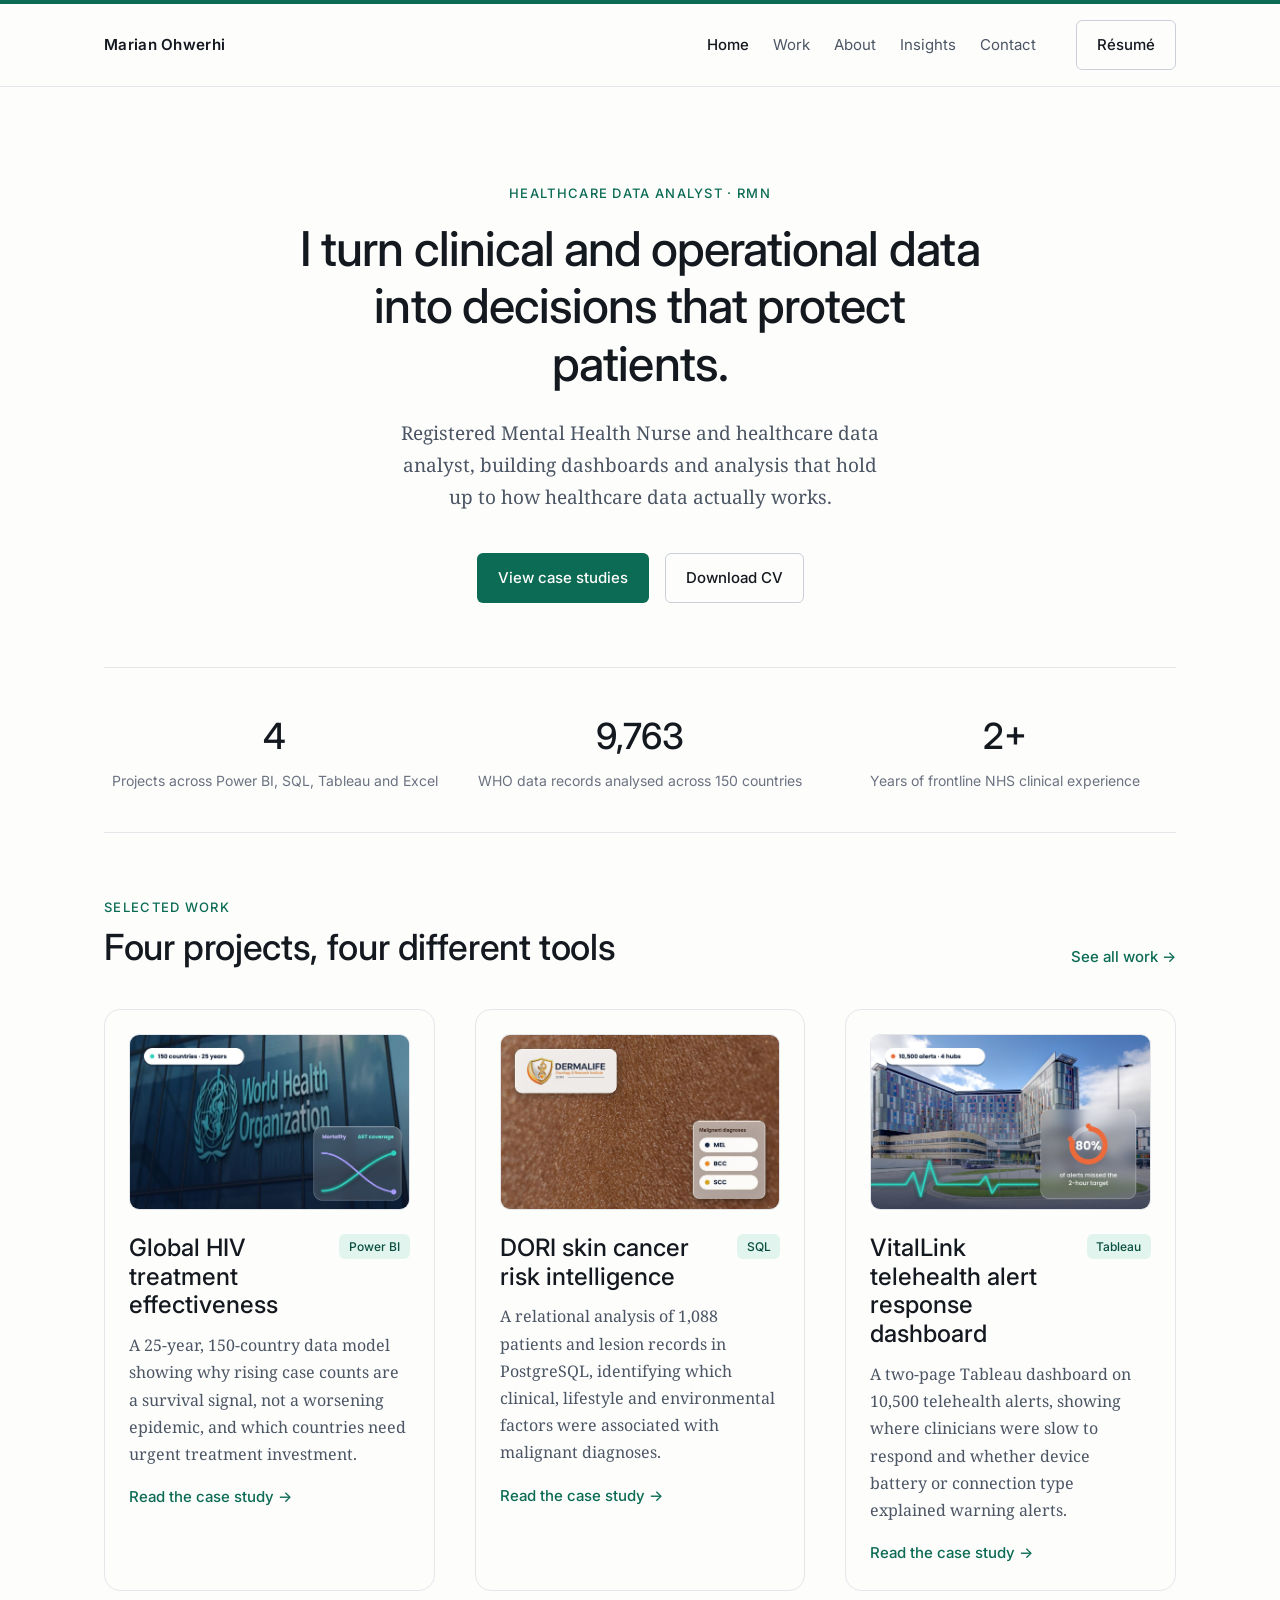
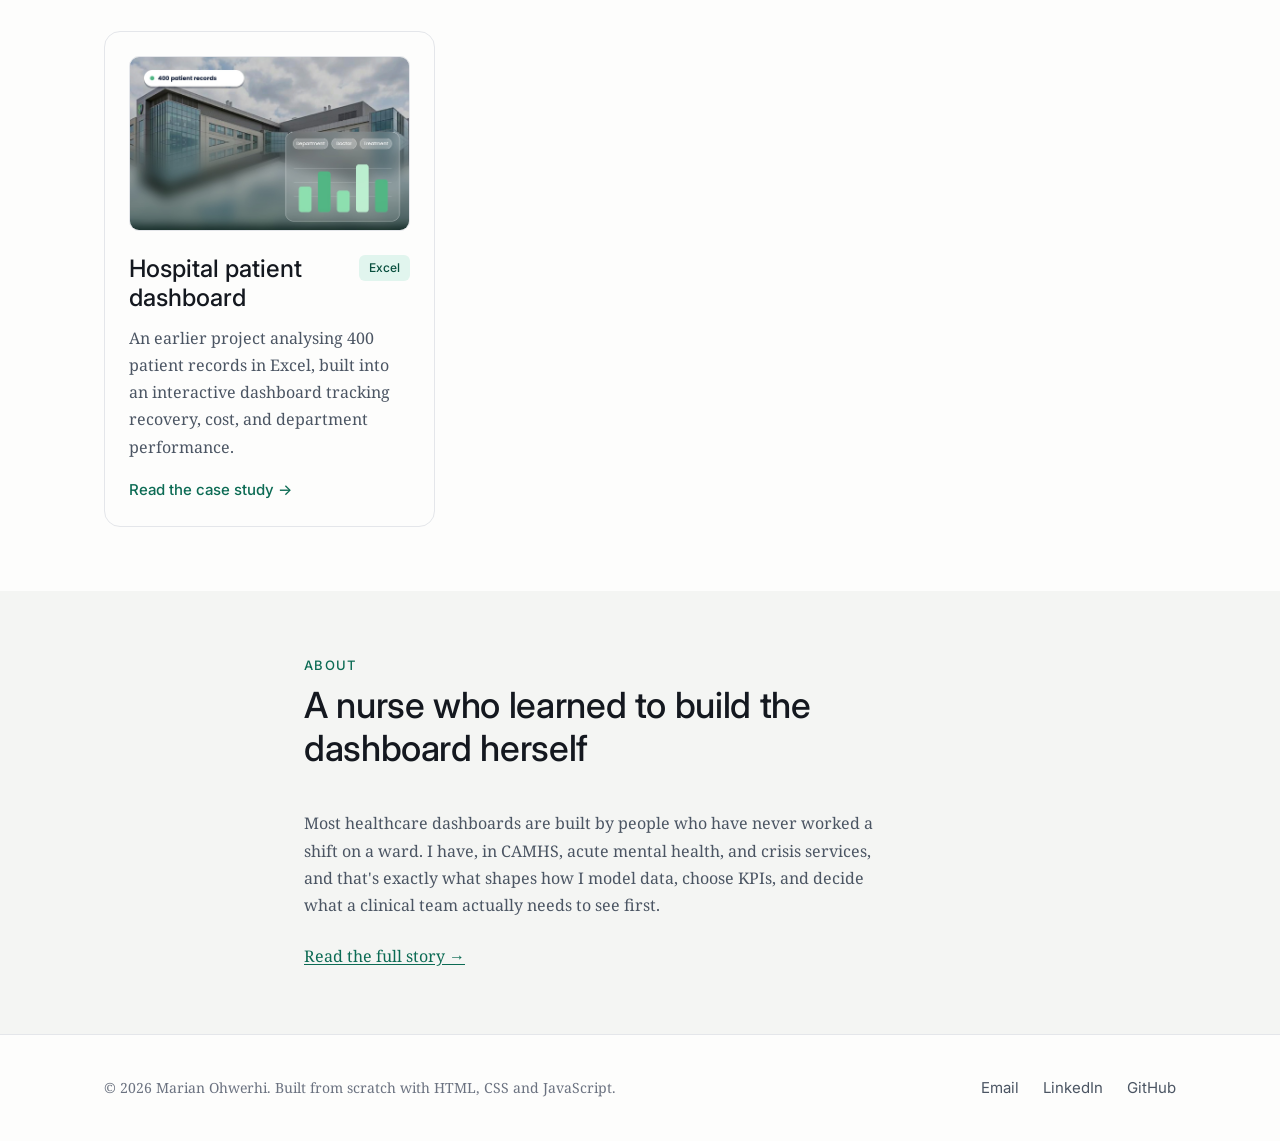
<file: index.html>
<!DOCTYPE html>
<html lang="en-GB">
<head>
  <meta charset="UTF-8" />
  <meta name="viewport" content="width=device-width, initial-scale=1.0" />

  <!-- ============================================================
       PRIMARY SEO
       Title and description are the two things that show up in a
       Google search result — kept specific to role + tools rather
       than generic, since that's what a recruiter actually searches.
       ============================================================ -->
  <title>Marian Ohwerhi | Healthcare Data Analyst &amp; Registered Mental Health Nurse</title>
  <meta
    name="description"
    content="Healthcare data analyst and Registered Mental Health Nurse building Power BI, SQL, Tableau and Excel dashboards and analysis for clinical and operational decision-making. Based in the UK."
  />
  <meta name="author" content="Marian Ohwerhi" />
  <link rel="canonical" href="https://marianohwerhi.github.io/portfolio-website/" />

  <!-- ============================================================
       OPEN GRAPH / SOCIAL SHARING
       Controls how the page looks when the link is shared on
       LinkedIn, Slack, WhatsApp, etc. — important because that's
       exactly how a recruiter is likely to pass this link around.
       ============================================================ -->
  <meta property="og:type" content="website" />
  <meta property="og:title" content="Marian Ohwerhi | Healthcare Data Analyst & Registered Mental Health Nurse" />
  <meta
    property="og:description"
    content="Power BI, SQL, Tableau and Excel dashboards and analysis for clinical and operational decision-making, built by a nurse who understands the data at the bedside."
  />
  <meta property="og:url" content="https://marianohwerhi.github.io/portfolio-website/" />
  <meta property="og:image" content="https://marianohwerhi.github.io/portfolio-website/assets/images/social-preview.png" />
  <meta name="twitter:card" content="summary_large_image" />

  <!-- Favicon: SVG is the primary format (crisp at any size); PNG fallbacks
       cover browsers that don't yet support SVG favicons, and the
       apple-touch-icon covers "Add to Home Screen" on iOS. -->
  <link rel="icon" type="image/svg+xml" href="assets/images/favicon.svg" />
  <link rel="icon" type="image/png" sizes="32x32" href="assets/images/favicon-32.png" />
  <link rel="icon" type="image/png" sizes="16x16" href="assets/images/favicon-16.png" />
  <link rel="apple-touch-icon" href="assets/images/apple-touch-icon.png" />

  <!-- ============================================================
       FONTS
       Preconnect shaves a round trip off the font request. Inter is
       loaded at only the two weights actually used (400 and 500,
       plus 600 for the nav logo) — every unused weight is wasted
       bytes on every single page load.
       ============================================================ -->
  <link rel="preconnect" href="https://fonts.googleapis.com" />
  <link rel="preconnect" href="https://fonts.gstatic.com" crossorigin />
  <link
    href="https://fonts.googleapis.com/css2?family=Inter:wght@400;500;600&display=swap"
    rel="stylesheet"
  />

  <!-- ============================================================
       STYLES
       Loaded in dependency order: design tokens first, then the
       reset/base styles that use them, then layout, then components.
       ============================================================ -->
  <link rel="stylesheet" href="assets/css/variables.css" />
  <link rel="stylesheet" href="assets/css/base.css" />
  <link rel="stylesheet" href="assets/css/layout.css" />
  <link rel="stylesheet" href="assets/css/components.css" />

  <!-- ============================================================
       STRUCTURED DATA (JSON-LD)
       Tells Google explicitly "this page is about a Person with
       this job and these skills" — improves how the site can show
       up in search rather than relying on Google to guess from the
       visible text alone.
       ============================================================ -->
  <script type="application/ld+json">
    {
      "@context": "https://schema.org",
      "@type": "Person",
      "name": "Marian Ohwerhi",
      "jobTitle": "Healthcare Data Analyst",
      "description": "Healthcare Data Analyst and Registered Mental Health Nurse specialising in Power BI, SQL, Tableau and Excel dashboards and analysis for clinical and operational decision-making.",
      "url": "https://marianohwerhi.github.io/portfolio-website/",
      "sameAs": ["https://www.linkedin.com/in/marian-ohwerhi/"],
      "knowsAbout": ["Power BI", "SQL", "Tableau", "Microsoft Excel", "Healthcare data analysis", "Data visualisation"]
    }
  </script>
</head>
<body>
  <div class="site-topbar" aria-hidden="true"></div>

  <!-- Skip link: the first focusable element on the page for keyboard
       users, letting them bypass the navigation entirely. Visually
       hidden until it receives focus — see .skip-link in base.css. -->
  <a class="skip-link" href="#main-content">Skip to main content</a>

  <header class="site-header">
    <div class="container nav">
      <a class="nav__logo" href="index.html">Marian Ohwerhi</a>

      <div class="nav__links" id="nav-links">
        <ul class="nav__list">
          <li><a class="nav__link" href="index.html" aria-current="page">Home</a></li>
          <li><a class="nav__link" href="work.html">Work</a></li>
          <li><a class="nav__link" href="about.html">About</a></li>
          <li><a class="nav__link" href="insights.html">Insights</a></li>
          <li><a class="nav__link" href="contact.html">Contact</a></li>
        </ul>
        <a class="btn btn--secondary nav__resume" href="assets/documents/resume.pdf">Résumé</a>
      </div>

      <!-- Hamburger toggle, only visible below 720px (see layout.css).
           aria-controls / aria-expanded keep screen readers informed
           of what this button does and its current state. -->
      <button
        class="nav__toggle"
        id="nav-toggle"
        type="button"
        aria-controls="nav-links"
        aria-expanded="false"
        aria-label="Open menu"
      >
        <span class="nav__toggle-icon"></span>
      </button>
    </div>
  </header>

  <main id="main-content">
    <!-- ============================================================
         HERO
         The single job of this section: in ten seconds, tell a
         recruiter who this is, what they do, and where to click.
         ============================================================ -->
    <section class="hero container">
      <span class="hero__eyebrow">Healthcare Data Analyst · RMN</span>
      <h1 class="hero__title">I turn clinical and operational data into decisions that protect patients.</h1>
      <p class="hero__subtitle">
        Registered Mental Health Nurse and healthcare data analyst, building dashboards and analysis that hold up to how healthcare data actually works.
      </p>
      <div class="hero__actions">
        <a class="btn btn--primary" href="work.html">View case studies</a>
        <a class="btn btn--secondary" href="assets/documents/resume.pdf">Download CV</a>
      </div>
    </section>

    <!-- ============================================================
         RESULTS STRIP
         Three concrete, verifiable numbers rather than inflated
         claims — every figure here traces directly back to a real
         project reviewed before this site was built.
         ============================================================ -->
    <section class="container" aria-label="Key figures">
      <div class="stats">
        <div class="stat">
          <span class="stat__value">4</span>
          <span class="stat__label">Projects across Power BI, SQL, Tableau and Excel</span>
        </div>
        <div class="stat">
          <span class="stat__value">9,763</span>
          <span class="stat__label">WHO data records analysed across 150 countries</span>
        </div>
        <div class="stat">
          <span class="stat__value">2+</span>
          <span class="stat__label">Years of frontline NHS clinical experience</span>
        </div>
      </div>
    </section>

    <!-- ============================================================
         FEATURED WORK
         Two project previews. Both link to the Work hub for now —
         once the dedicated case study pages exist (next milestone)
         these hrefs will point straight to them.
         ============================================================ -->
    <section class="section" aria-labelledby="work-heading">
      <div class="container">
        <div class="section-intro section__heading">
          <div>
            <span class="section__eyebrow">Selected work</span>
            <h2 id="work-heading">Four projects, four different tools</h2>
          </div>
          <a class="card__cta" href="work.html">See all work →</a>
        </div>

        <div class="card-grid">
          <a class="card" href="case-studies/hiv-treatment-effectiveness.html">
            <img class="card__image" src="assets/images/projects/cover-hiv.jpg" alt="World Health Organization building with a chart showing ART coverage rising and mortality falling" width="1200" height="750" loading="lazy" />
            <div class="card__header">
              <h3 class="card__title">Global HIV treatment effectiveness</h3>
              <span class="badge" style="white-space: nowrap; flex-shrink: 0;">Power BI</span>
            </div>
            <p class="card__description">
              A 25-year, 150-country data model showing why rising case counts are a survival
              signal, not a worsening epidemic, and which countries need urgent treatment
              investment.
            </p>
            <span class="card__cta">Read the case study →</span>
          </a>

          <a class="card" href="case-studies/dori-skin-cancer-risk-intelligence.html">
            <img class="card__image" src="assets/images/projects/cover-dori.jpg" alt="Dermatoscope view of a skin lesion beside the Dermalife Oncology and Research Institute logo" width="1200" height="750" loading="lazy" />
            <div class="card__header">
              <h3 class="card__title">DORI skin cancer risk intelligence</h3>
              <span class="badge" style="white-space: nowrap; flex-shrink: 0;">SQL</span>
            </div>
            <p class="card__description">
              A relational analysis of 1,088 patients and lesion records in PostgreSQL,
              identifying which clinical, lifestyle and environmental factors were associated
              with malignant diagnoses.
            </p>
            <span class="card__cta">Read the case study →</span>
          </a>

          <a class="card" href="case-studies/vitallink-telehealth-sla-monitoring.html">
            <img class="card__image" src="assets/images/projects/cover-vitallink.jpg" alt="Hospital building with a pulse line and a card showing 80% of alerts missed the 2-hour target" width="1200" height="750" loading="lazy" />
            <div class="card__header">
              <h3 class="card__title">VitalLink telehealth alert response dashboard</h3>
              <span class="badge" style="white-space: nowrap; flex-shrink: 0;">Tableau</span>
            </div>
            <p class="card__description">
              A two-page Tableau dashboard on 10,500 telehealth alerts, showing where clinicians were slow
              to respond and whether device battery or connection type explained warning alerts.
            </p>
            <span class="card__cta">Read the case study →</span>
          </a>

          <a class="card" href="case-studies/hospital-patient-dashboard.html">
            <img class="card__image" src="assets/images/projects/cover-hospital.jpg" alt="Hospital building with a card showing slicer buttons and a bar chart" width="1200" height="750" loading="lazy" />
            <div class="card__header">
              <h3 class="card__title">Hospital patient dashboard</h3>
              <span class="badge" style="white-space: nowrap; flex-shrink: 0;">Excel</span>
            </div>
            <p class="card__description">
              An earlier project analysing 400 patient records in Excel, built into an interactive
              dashboard tracking recovery, cost, and department performance.
            </p>
            <span class="card__cta">Read the case study →</span>
          </a>
        </div>
      </div>
    </section>

    <!-- ============================================================
         ABOUT TEASER
         Deliberately short — two sentences, not a CV dump. Its only
         job is to make the RMN + analyst combination land, then hand
         off to the full About page.
         ============================================================ -->
    <section class="section section--alt" aria-labelledby="about-heading">
      <div class="container container--narrow">
        <span class="section__eyebrow">About</span>
        <h2 id="about-heading" class="section__heading">A nurse who learned to build the dashboard herself</h2>
        <p class="prose">
          Most healthcare dashboards are built by people who have never worked a shift on a ward.
          I have, in CAMHS, acute mental health, and crisis services, and that's exactly what
          shapes how I model data, choose KPIs, and decide what a clinical team actually needs to
          see first.
        </p>
        <p class="prose" style="margin-top: 1.5rem;">
          <a href="about.html">Read the full story →</a>
        </p>
      </div>
    </section>
  </main>

  <footer class="site-footer">
    <div class="container footer__inner">
      <p class="footer__copyright">
        © <span id="current-year">2026</span> Marian Ohwerhi. Built from scratch with HTML, CSS and JavaScript.
      </p>
      <ul class="footer__links">
        <li><a class="nav__link" href="mailto:oriskevwe02@gmail.com">Email</a></li>
        <li><a class="nav__link" href="https://www.linkedin.com/in/marian-ohwerhi/">LinkedIn</a></li>
        <li><a class="nav__link" href="https://github.com/marianohwerhi">GitHub</a></li>
      </ul>
    </div>
  </footer>

  <!-- Loaded with defer so it never blocks page rendering, and runs
       only after the HTML has been fully parsed. See assets/js/main.js
       for what it does and why each part is there. -->
  <script src="assets/js/main.js" defer></script>
</body>
</html>
</file>
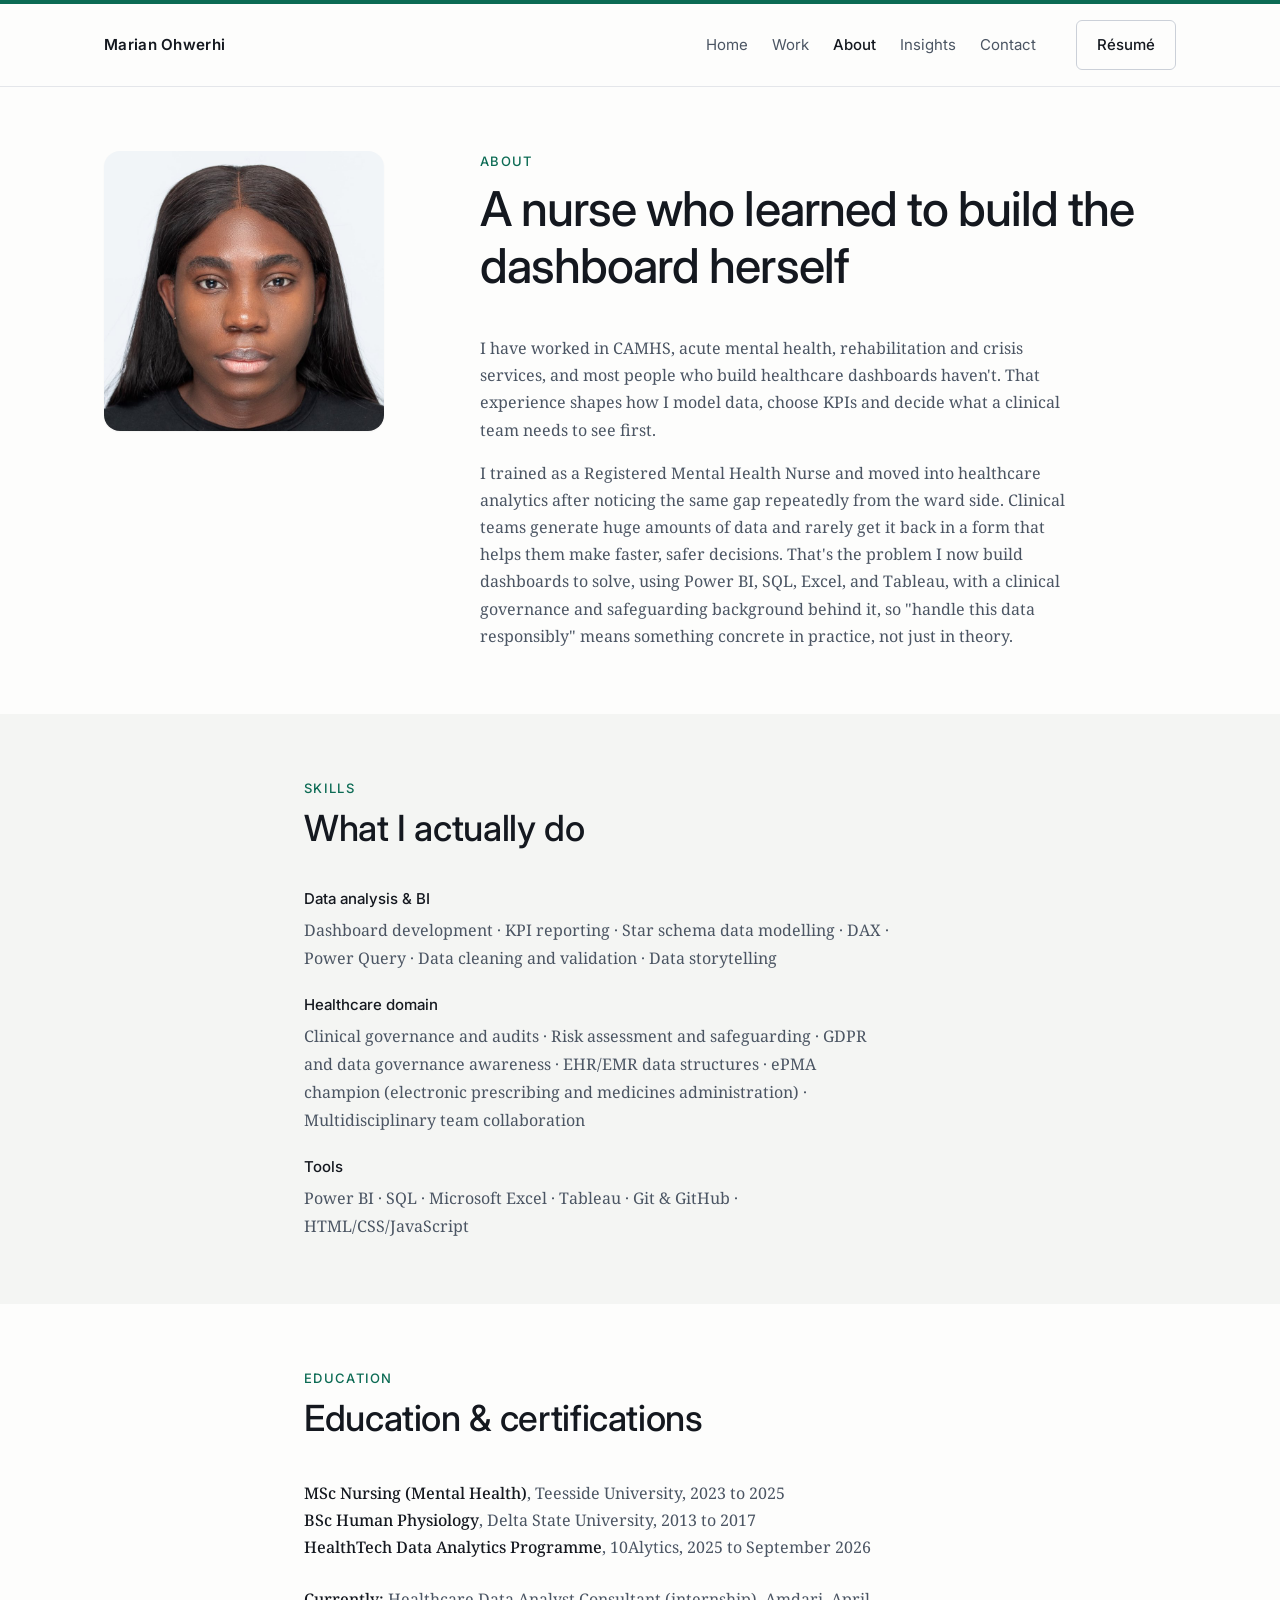
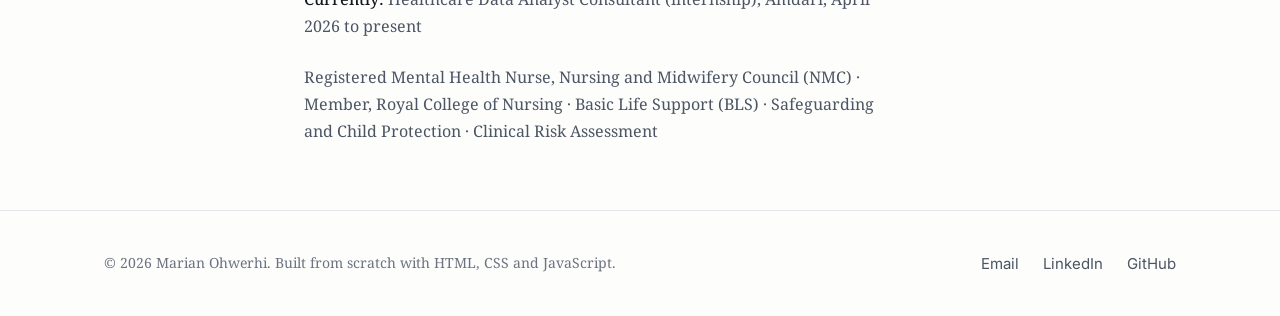
<file: about.html>
<!DOCTYPE html>
<html lang="en-GB">
<head>
  <meta charset="UTF-8" />
  <meta name="viewport" content="width=device-width, initial-scale=1.0" />

  <title>About | Marian Ohwerhi</title>
  <meta name="description" content="Healthcare Data Analyst and Registered Mental Health Nurse: background, skills, education, and certifications." />
  <meta name="author" content="Marian Ohwerhi" />
  <link rel="canonical" href="https://marianohwerhi.github.io/portfolio-website/about.html" />

  <meta property="og:type" content="profile" />
  <meta property="og:title" content="About | Marian Ohwerhi" />
  <meta property="og:description" content="Healthcare Data Analyst and Registered Mental Health Nurse." />
  <meta property="og:url" content="https://marianohwerhi.github.io/portfolio-website/about.html" />
  <meta property="og:image" content="https://marianohwerhi.github.io/portfolio-website/assets/images/social-preview.png" />
  <meta name="twitter:card" content="summary_large_image" />

  <link rel="icon" type="image/svg+xml" href="assets/images/favicon.svg" />
  <link rel="icon" type="image/png" sizes="32x32" href="assets/images/favicon-32.png" />
  <link rel="icon" type="image/png" sizes="16x16" href="assets/images/favicon-16.png" />
  <link rel="apple-touch-icon" href="assets/images/apple-touch-icon.png" />

  <link rel="preconnect" href="https://fonts.googleapis.com" />
  <link rel="preconnect" href="https://fonts.gstatic.com" crossorigin />
  <link href="https://fonts.googleapis.com/css2?family=Inter:wght@400;500;600&display=swap" rel="stylesheet" />

  <link rel="stylesheet" href="assets/css/variables.css" />
  <link rel="stylesheet" href="assets/css/base.css" />
  <link rel="stylesheet" href="assets/css/layout.css" />
  <link rel="stylesheet" href="assets/css/components.css" />
</head>
<body>
  <div class="site-topbar" aria-hidden="true"></div>

  <a class="skip-link" href="#main-content">Skip to main content</a>

  <header class="site-header">
    <div class="container nav">
      <a class="nav__logo" href="index.html">Marian Ohwerhi</a>
      <div class="nav__links" id="nav-links">
        <ul class="nav__list">
          <li><a class="nav__link" href="index.html">Home</a></li>
          <li><a class="nav__link" href="work.html">Work</a></li>
          <li><a class="nav__link" href="about.html" aria-current="page">About</a></li>
          <li><a class="nav__link" href="insights.html">Insights</a></li>
          <li><a class="nav__link" href="contact.html">Contact</a></li>
        </ul>
        <a class="btn btn--secondary nav__resume" href="assets/documents/resume.pdf">Résumé</a>
      </div>
      <button class="nav__toggle" id="nav-toggle" type="button" aria-controls="nav-links" aria-expanded="false" aria-label="Open menu">
        <span class="nav__toggle-icon"></span>
      </button>
    </div>
  </header>

  <main id="main-content">
    <section class="section">
      <div class="container">
        <div class="split">
          <img src="assets/images/headshot.jpg" alt="Portrait of Marian Ohwerhi" width="800" height="800" style="max-width: 280px;" />
          <div>
            <span class="section__eyebrow">About</span>
            <h1 class="section__heading">A nurse who learned to build the dashboard herself</h1>
            <div class="prose">
              <p>
                I have worked in CAMHS, acute mental health, rehabilitation and crisis services,
                and most people who build healthcare dashboards haven't. That experience shapes
                how I model data, choose KPIs and decide what a clinical team needs to see first.
              </p>
              <p>
                I trained as a Registered Mental Health Nurse and moved into healthcare analytics
                after noticing the same gap repeatedly from the ward side. Clinical teams generate
                huge amounts of data and rarely get it back in a form that helps them make faster,
                safer decisions. That's the problem I now build dashboards to solve, using Power
                BI, SQL, Excel, and Tableau, with a clinical governance and safeguarding
                background behind it, so "handle this data responsibly" means something concrete
                in practice, not just in theory.
              </p>
            </div>
          </div>
        </div>
      </div>
    </section>

    <section class="section section--alt">
      <div class="container container--narrow">
        <span class="section__eyebrow">Skills</span>
        <h2 class="section__heading">What I actually do</h2>

        <div class="skill-group">
          <h3 class="skill-group__title">Data analysis &amp; BI</h3>
          <p class="skill-group__list">
            Dashboard development · KPI reporting · Star schema data modelling · DAX · Power Query
            · Data cleaning and validation · Data storytelling
          </p>
        </div>
        <div class="skill-group">
          <h3 class="skill-group__title">Healthcare domain</h3>
          <p class="skill-group__list">
            Clinical governance and audits · Risk assessment and safeguarding · GDPR and data
            governance awareness · EHR/EMR data structures · ePMA champion (electronic prescribing and medicines administration) · Multidisciplinary team collaboration
          </p>
        </div>
        <div class="skill-group">
          <h3 class="skill-group__title">Tools</h3>
          <p class="skill-group__list">
            Power BI · SQL · Microsoft Excel · Tableau · Git &amp; GitHub · HTML/CSS/JavaScript
          </p>
        </div>
      </div>
    </section>

    <section class="section">
      <div class="container container--narrow">
        <span class="section__eyebrow">Education</span>
        <h2 class="section__heading">Education &amp; certifications</h2>
        <div class="prose">
          <p>
            <strong>MSc Nursing (Mental Health)</strong>, Teesside University, 2023 to 2025<br />
            <strong>BSc Human Physiology</strong>, Delta State University, 2013 to 2017<br />
            <strong>HealthTech Data Analytics Programme</strong>, 10Alytics, 2025 to September 2026
          </p>
          <p style="margin-top: var(--space-md);">
            <strong>Currently:</strong> Healthcare Data Analyst Consultant (internship), Amdari,
            April 2026 to present
          </p>
          <p style="margin-top: var(--space-md);">
            Registered Mental Health Nurse, Nursing and Midwifery Council (NMC) · Member, Royal
            College of Nursing · Basic Life Support (BLS) · Safeguarding and Child Protection ·
            Clinical Risk Assessment
          </p>
        </div>
      </div>
    </section>
  </main>

  <footer class="site-footer">
    <div class="container footer__inner">
      <p class="footer__copyright">© <span id="current-year">2026</span> Marian Ohwerhi. Built from scratch with HTML, CSS and JavaScript.</p>
      <ul class="footer__links">
        <li><a class="nav__link" href="mailto:oriskevwe02@gmail.com">Email</a></li>
        <li><a class="nav__link" href="https://www.linkedin.com/in/marian-ohwerhi/">LinkedIn</a></li>
        <li><a class="nav__link" href="https://github.com/marianohwerhi">GitHub</a></li>
      </ul>
    </div>
  </footer>

  <script src="assets/js/main.js" defer></script>
</body>
</html>
</file>
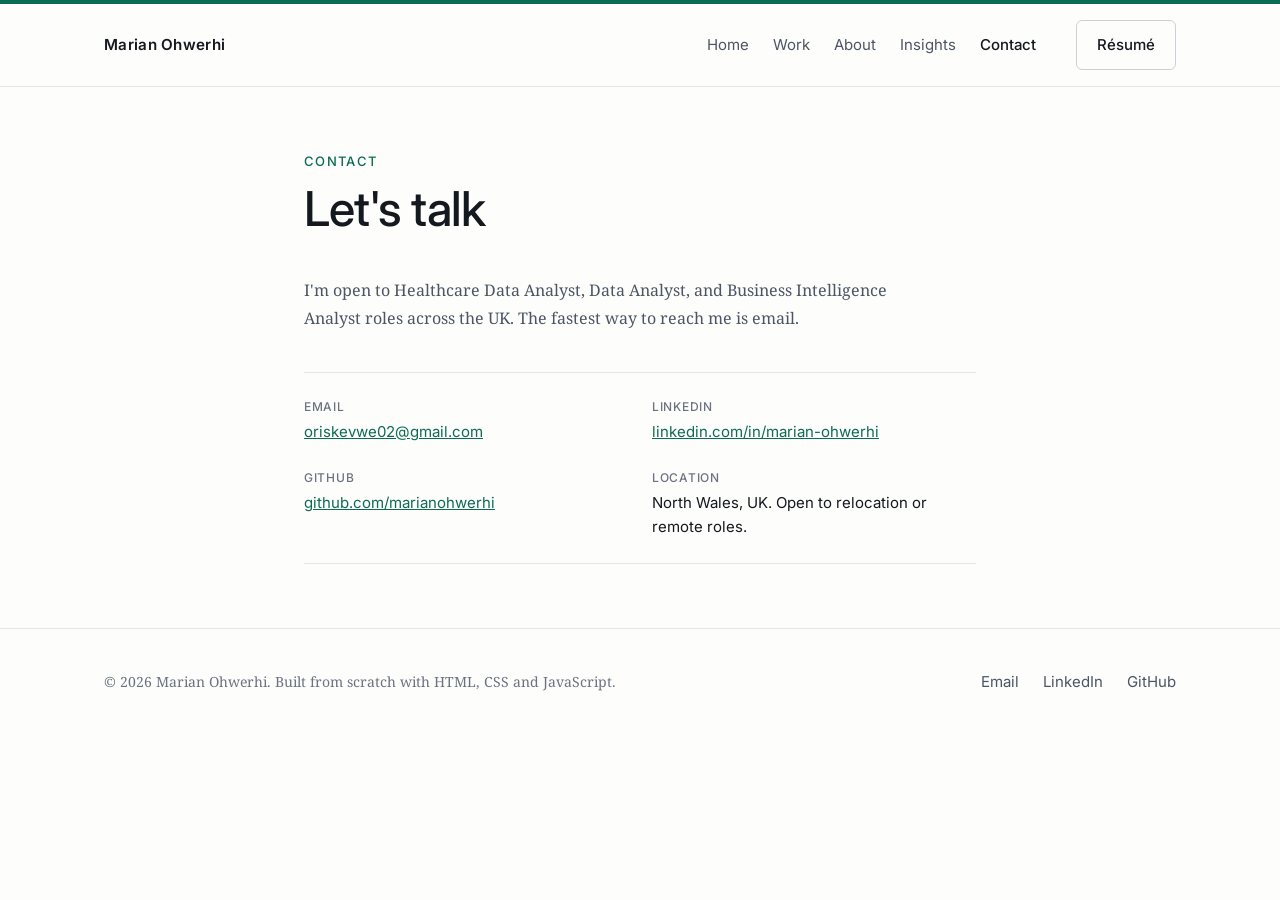
<file: contact.html>
<!DOCTYPE html>
<html lang="en-GB">
<head>
  <meta charset="UTF-8" />
  <meta name="viewport" content="width=device-width, initial-scale=1.0" />

  <title>Contact | Marian Ohwerhi</title>
  <meta name="description" content="Get in touch with Marian Ohwerhi, Healthcare Data Analyst and Registered Mental Health Nurse, open to UK-based roles." />
  <meta name="author" content="Marian Ohwerhi" />
  <link rel="canonical" href="https://marianohwerhi.github.io/portfolio-website/contact.html" />

  <meta property="og:type" content="website" />
  <meta property="og:title" content="Contact | Marian Ohwerhi" />
  <meta property="og:description" content="Open to Healthcare Data Analyst, Data Analyst, and Business Intelligence Analyst roles across the UK." />
  <meta property="og:url" content="https://marianohwerhi.github.io/portfolio-website/contact.html" />
  <meta property="og:image" content="https://marianohwerhi.github.io/portfolio-website/assets/images/social-preview.png" />
  <meta name="twitter:card" content="summary_large_image" />

  <link rel="icon" type="image/svg+xml" href="assets/images/favicon.svg" />
  <link rel="icon" type="image/png" sizes="32x32" href="assets/images/favicon-32.png" />
  <link rel="icon" type="image/png" sizes="16x16" href="assets/images/favicon-16.png" />
  <link rel="apple-touch-icon" href="assets/images/apple-touch-icon.png" />

  <link rel="preconnect" href="https://fonts.googleapis.com" />
  <link rel="preconnect" href="https://fonts.gstatic.com" crossorigin />
  <link href="https://fonts.googleapis.com/css2?family=Inter:wght@400;500;600&display=swap" rel="stylesheet" />

  <link rel="stylesheet" href="assets/css/variables.css" />
  <link rel="stylesheet" href="assets/css/base.css" />
  <link rel="stylesheet" href="assets/css/layout.css" />
  <link rel="stylesheet" href="assets/css/components.css" />
</head>
<body>
  <div class="site-topbar" aria-hidden="true"></div>

  <a class="skip-link" href="#main-content">Skip to main content</a>

  <header class="site-header">
    <div class="container nav">
      <a class="nav__logo" href="index.html">Marian Ohwerhi</a>
      <div class="nav__links" id="nav-links">
        <ul class="nav__list">
          <li><a class="nav__link" href="index.html">Home</a></li>
          <li><a class="nav__link" href="work.html">Work</a></li>
          <li><a class="nav__link" href="about.html">About</a></li>
          <li><a class="nav__link" href="insights.html">Insights</a></li>
          <li><a class="nav__link" href="contact.html" aria-current="page">Contact</a></li>
        </ul>
        <a class="btn btn--secondary nav__resume" href="assets/documents/resume.pdf">Résumé</a>
      </div>
      <button class="nav__toggle" id="nav-toggle" type="button" aria-controls="nav-links" aria-expanded="false" aria-label="Open menu">
        <span class="nav__toggle-icon"></span>
      </button>
    </div>
  </header>

  <main id="main-content">
    <section class="section">
      <div class="container container--narrow">
        <span class="section__eyebrow">Contact</span>
        <h1 class="section__heading">Let's talk</h1>
        <p class="prose">
          I'm open to Healthcare Data Analyst, Data Analyst, and Business Intelligence Analyst
          roles across the UK. The fastest way to reach me is email.
        </p>

        <dl class="meta-list meta-list--wide" style="margin-top: var(--space-lg);">
          <div>
            <dt>Email</dt>
            <dd><a class="prose" style="color: var(--color-teal); text-decoration: underline;" href="mailto:oriskevwe02@gmail.com">oriskevwe02@gmail.com</a></dd>
          </div>
          <div>
            <dt>LinkedIn</dt>
            <dd><a class="prose" style="color: var(--color-teal); text-decoration: underline;" href="https://www.linkedin.com/in/marian-ohwerhi/">linkedin.com/in/marian-ohwerhi</a></dd>
          </div>
          <div>
            <dt>GitHub</dt>
            <dd><a class="prose" style="color: var(--color-teal); text-decoration: underline;" href="https://github.com/marianohwerhi">github.com/marianohwerhi</a></dd>
          </div>
          <div>
            <dt>Location</dt>
            <dd>North Wales, UK. Open to relocation or remote roles.</dd>
          </div>
        </dl>
      </div>
    </section>
  </main>

  <footer class="site-footer">
    <div class="container footer__inner">
      <p class="footer__copyright">© <span id="current-year">2026</span> Marian Ohwerhi. Built from scratch with HTML, CSS and JavaScript.</p>
      <ul class="footer__links">
        <li><a class="nav__link" href="mailto:oriskevwe02@gmail.com">Email</a></li>
        <li><a class="nav__link" href="https://www.linkedin.com/in/marian-ohwerhi/">LinkedIn</a></li>
        <li><a class="nav__link" href="https://github.com/marianohwerhi">GitHub</a></li>
      </ul>
    </div>
  </footer>

  <script src="assets/js/main.js" defer></script>
</body>
</html>
</file>
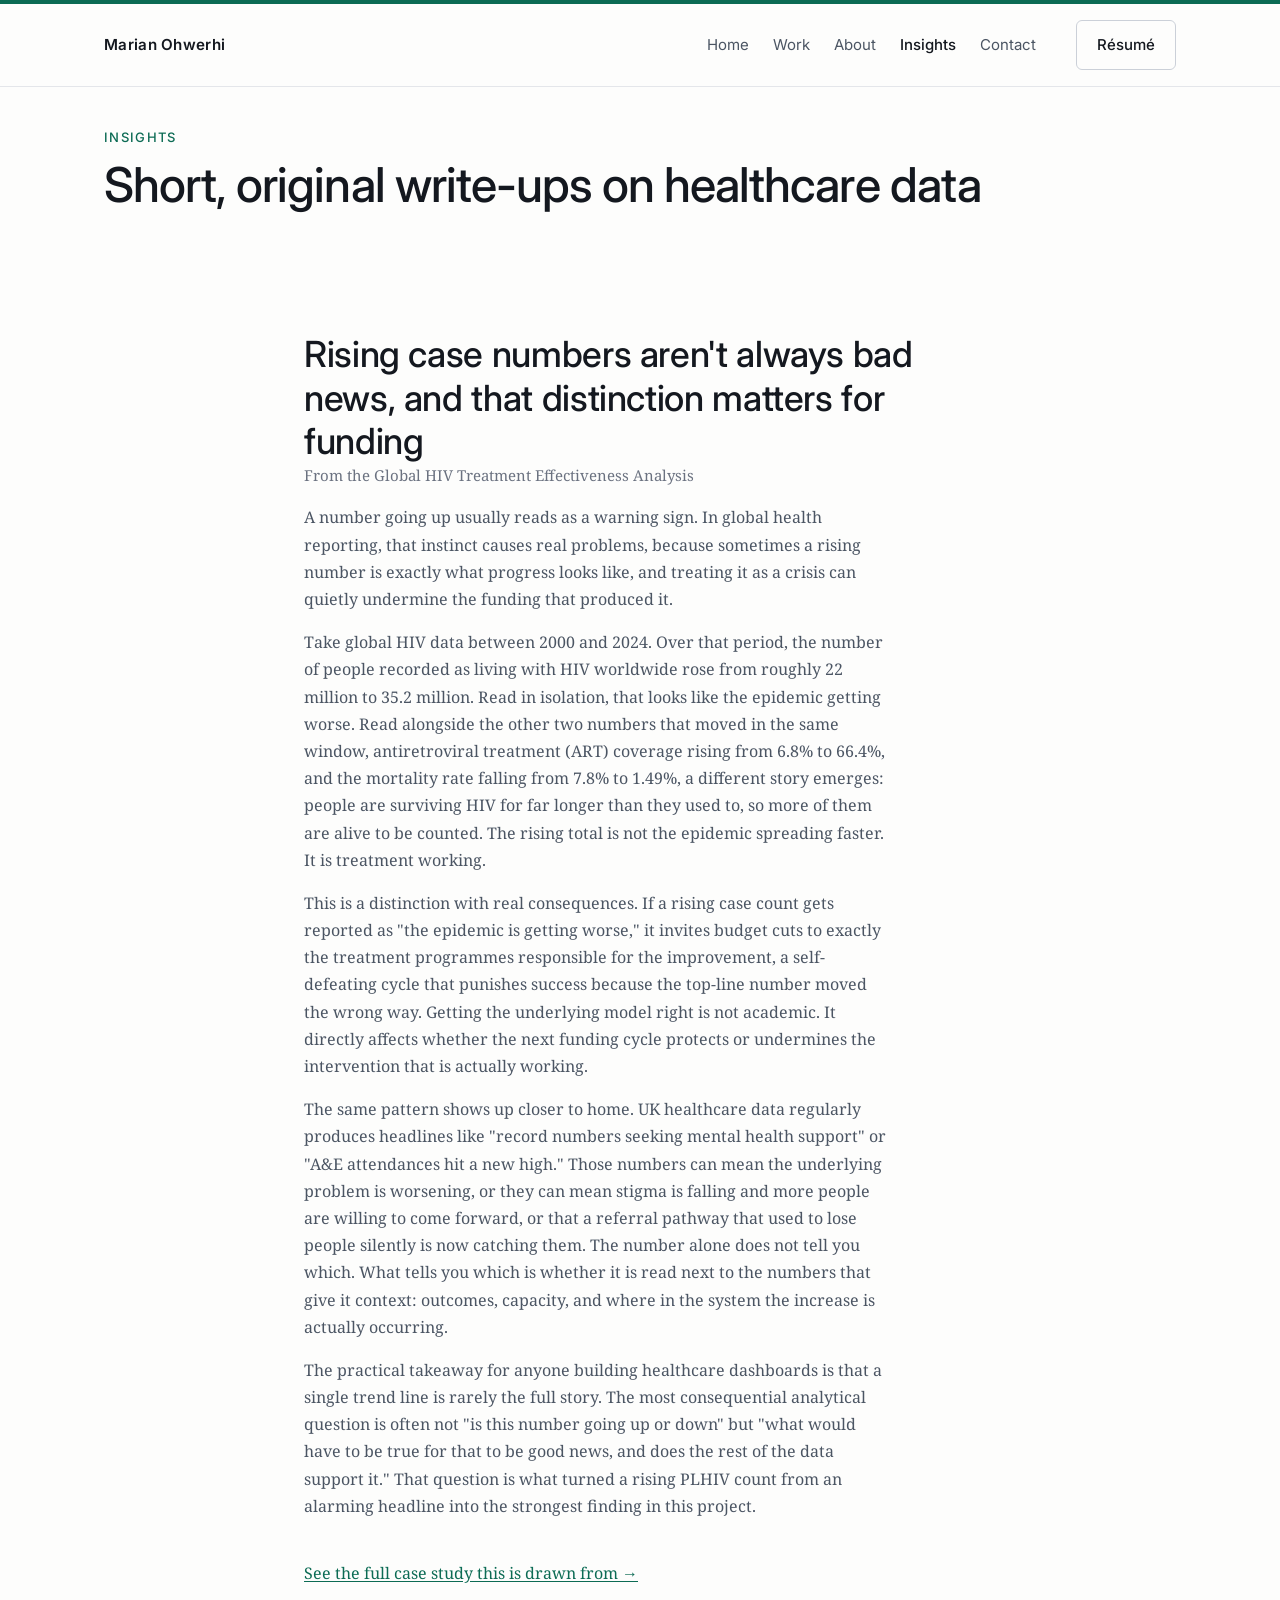
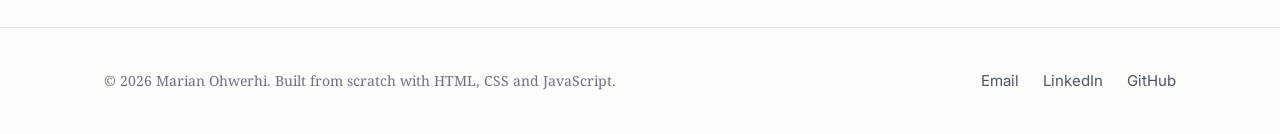
<file: insights.html>
<!DOCTYPE html>
<html lang="en-GB">
<head>
  <meta charset="UTF-8" />
  <meta name="viewport" content="width=device-width, initial-scale=1.0" />

  <title>Insights | Marian Ohwerhi</title>
  <meta name="description" content="Short, original write-ups on healthcare data, starting with why rising case counts aren't always bad news." />
  <meta name="author" content="Marian Ohwerhi" />
  <link rel="canonical" href="https://marianohwerhi.github.io/portfolio-website/insights.html" />

  <meta property="og:type" content="website" />
  <meta property="og:title" content="Insights | Marian Ohwerhi" />
  <meta property="og:description" content="Short, original write-ups on healthcare data." />
  <meta property="og:url" content="https://marianohwerhi.github.io/portfolio-website/insights.html" />
  <meta property="og:image" content="https://marianohwerhi.github.io/portfolio-website/assets/images/social-preview.png" />
  <meta name="twitter:card" content="summary_large_image" />

  <link rel="icon" type="image/svg+xml" href="assets/images/favicon.svg" />
  <link rel="icon" type="image/png" sizes="32x32" href="assets/images/favicon-32.png" />
  <link rel="icon" type="image/png" sizes="16x16" href="assets/images/favicon-16.png" />
  <link rel="apple-touch-icon" href="assets/images/apple-touch-icon.png" />

  <link rel="preconnect" href="https://fonts.googleapis.com" />
  <link rel="preconnect" href="https://fonts.gstatic.com" crossorigin />
  <link href="https://fonts.googleapis.com/css2?family=Inter:wght@400;500;600&display=swap" rel="stylesheet" />

  <link rel="stylesheet" href="assets/css/variables.css" />
  <link rel="stylesheet" href="assets/css/base.css" />
  <link rel="stylesheet" href="assets/css/layout.css" />
  <link rel="stylesheet" href="assets/css/components.css" />
</head>
<body>
  <div class="site-topbar" aria-hidden="true"></div>

  <a class="skip-link" href="#main-content">Skip to main content</a>

  <header class="site-header">
    <div class="container nav">
      <a class="nav__logo" href="index.html">Marian Ohwerhi</a>
      <div class="nav__links" id="nav-links">
        <ul class="nav__list">
          <li><a class="nav__link" href="index.html">Home</a></li>
          <li><a class="nav__link" href="work.html">Work</a></li>
          <li><a class="nav__link" href="about.html">About</a></li>
          <li><a class="nav__link" href="insights.html" aria-current="page">Insights</a></li>
          <li><a class="nav__link" href="contact.html">Contact</a></li>
        </ul>
        <a class="btn btn--secondary nav__resume" href="assets/documents/resume.pdf">Résumé</a>
      </div>
      <button class="nav__toggle" id="nav-toggle" type="button" aria-controls="nav-links" aria-expanded="false" aria-label="Open menu">
        <span class="nav__toggle-icon"></span>
      </button>
    </div>
  </header>

  <main id="main-content">
    <section class="section section--tight">
      <div class="container">
        <span class="section__eyebrow">Insights</span>
        <h1 class="section__heading">Short, original write-ups on healthcare data</h1>
      </div>
    </section>

    <article class="section section--tight">
      <div class="container container--narrow prose">
        <h2>Rising case numbers aren't always bad news, and that distinction matters for funding</h2>
        <p style="color: var(--color-slate-muted); font-size: 0.9375rem;">From the Global HIV Treatment Effectiveness Analysis</p>

        <p>
          A number going up usually reads as a warning sign. In global health reporting, that
          instinct causes real problems, because sometimes a rising number is exactly what
          progress looks like, and treating it as a crisis can quietly undermine the funding that
          produced it.
        </p>

        <p>
          Take global HIV data between 2000 and 2024. Over that period, the number of people
          recorded as living with HIV worldwide rose from roughly 22 million to 35.2 million. Read
          in isolation, that looks like the epidemic getting worse. Read alongside the other two
          numbers that moved in the same window, antiretroviral treatment (ART) coverage rising
          from 6.8% to 66.4%, and the mortality rate falling from 7.8% to 1.49%, a different story
          emerges: people are surviving HIV for far longer than they used to, so more of them are
          alive to be counted. The rising total is not the epidemic spreading faster. It is
          treatment working.
        </p>

        <p>
          This is a distinction with real consequences. If a rising case count gets reported as
          "the epidemic is getting worse," it invites budget cuts to exactly the treatment
          programmes responsible for the improvement, a self-defeating cycle that punishes success
          because the top-line number moved the wrong way. Getting the underlying model right is
          not academic. It directly affects whether the next funding cycle protects or undermines
          the intervention that is actually working.
        </p>

        <p>
          The same pattern shows up closer to home. UK healthcare data regularly produces
          headlines like "record numbers seeking mental health support" or "A&amp;E attendances
          hit a new high." Those numbers can mean the underlying problem is worsening, or they can
          mean stigma is falling and more people are willing to come forward, or that a referral
          pathway that used to lose people silently is now catching them. The number alone does
          not tell you which. What tells you which is whether it is read next to the numbers that
          give it context: outcomes, capacity, and where in the system the increase is actually
          occurring.
        </p>

        <p>
          The practical takeaway for anyone building healthcare dashboards is that a single trend
          line is rarely the full story. The most consequential analytical question is often not
          "is this number going up or down" but "what would have to be true for that to be good
          news, and does the rest of the data support it." That question is what turned a rising
          PLHIV count from an alarming headline into the strongest finding in this project.
        </p>

        <p style="margin-top: var(--space-lg);">
          <a href="work.html">See the full case study this is drawn from →</a>
        </p>
      </div>
    </article>
  </main>

  <footer class="site-footer">
    <div class="container footer__inner">
      <p class="footer__copyright">© <span id="current-year">2026</span> Marian Ohwerhi. Built from scratch with HTML, CSS and JavaScript.</p>
      <ul class="footer__links">
        <li><a class="nav__link" href="mailto:oriskevwe02@gmail.com">Email</a></li>
        <li><a class="nav__link" href="https://www.linkedin.com/in/marian-ohwerhi/">LinkedIn</a></li>
        <li><a class="nav__link" href="https://github.com/marianohwerhi">GitHub</a></li>
      </ul>
    </div>
  </footer>

  <script src="assets/js/main.js" defer></script>
</body>
</html>
</file>
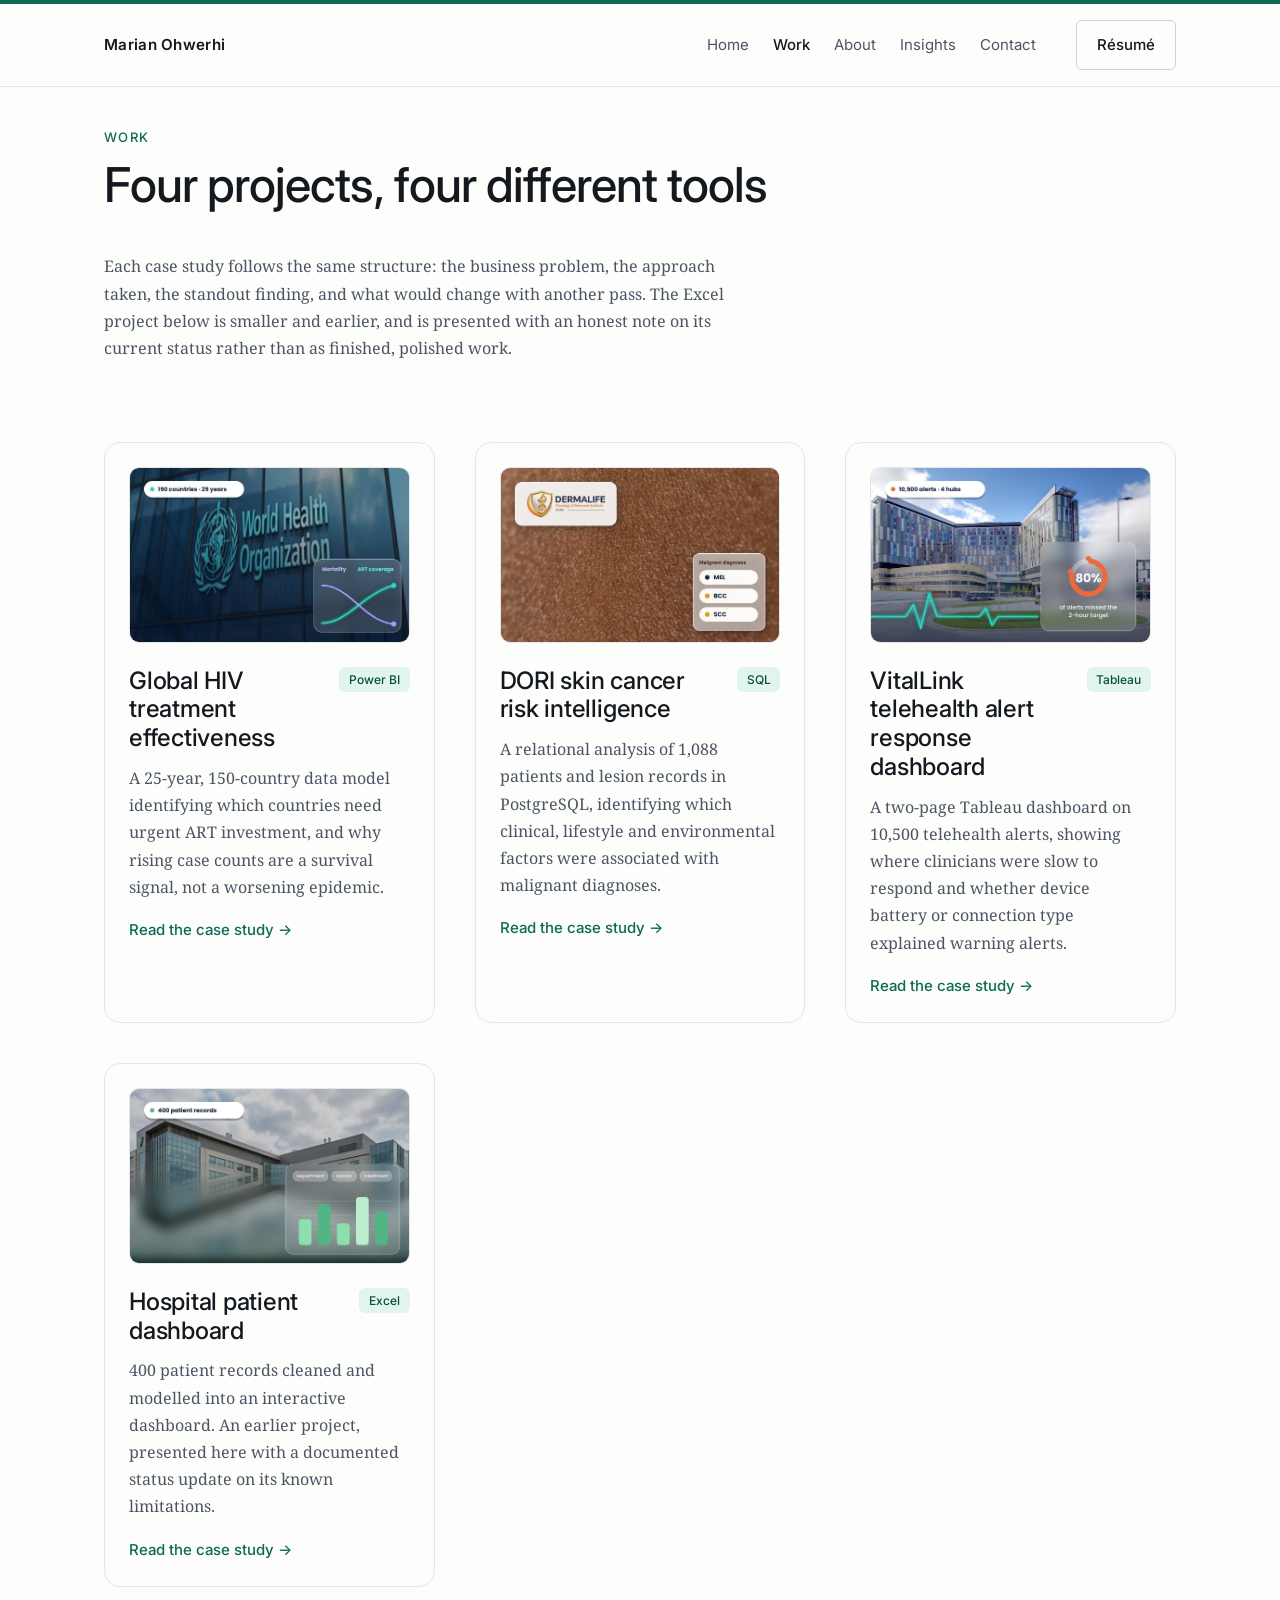
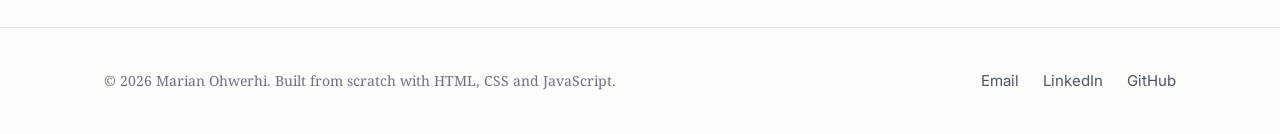
<file: work.html>
<!DOCTYPE html>
<html lang="en-GB">
<head>
  <meta charset="UTF-8" />
  <meta name="viewport" content="width=device-width, initial-scale=1.0" />

  <title>Work | Marian Ohwerhi</title>
  <meta name="description" content="Healthcare data analysis case studies in Power BI, SQL, Tableau and Excel, from a 150-country HIV model to a telehealth alert dashboard." />
  <meta name="author" content="Marian Ohwerhi" />
  <link rel="canonical" href="https://marianohwerhi.github.io/portfolio-website/work.html" />

  <meta property="og:type" content="website" />
  <meta property="og:title" content="Work | Marian Ohwerhi" />
  <meta property="og:description" content="Healthcare data analysis case studies in Power BI, SQL, Tableau and Excel." />
  <meta property="og:url" content="https://marianohwerhi.github.io/portfolio-website/work.html" />
  <meta property="og:image" content="https://marianohwerhi.github.io/portfolio-website/assets/images/social-preview.png" />
  <meta name="twitter:card" content="summary_large_image" />

  <link rel="icon" type="image/svg+xml" href="assets/images/favicon.svg" />
  <link rel="icon" type="image/png" sizes="32x32" href="assets/images/favicon-32.png" />
  <link rel="icon" type="image/png" sizes="16x16" href="assets/images/favicon-16.png" />
  <link rel="apple-touch-icon" href="assets/images/apple-touch-icon.png" />

  <link rel="preconnect" href="https://fonts.googleapis.com" />
  <link rel="preconnect" href="https://fonts.gstatic.com" crossorigin />
  <link href="https://fonts.googleapis.com/css2?family=Inter:wght@400;500;600&display=swap" rel="stylesheet" />

  <link rel="stylesheet" href="assets/css/variables.css" />
  <link rel="stylesheet" href="assets/css/base.css" />
  <link rel="stylesheet" href="assets/css/layout.css" />
  <link rel="stylesheet" href="assets/css/components.css" />
</head>
<body>
  <div class="site-topbar" aria-hidden="true"></div>

  <a class="skip-link" href="#main-content">Skip to main content</a>

  <header class="site-header">
    <div class="container nav">
      <a class="nav__logo" href="index.html">Marian Ohwerhi</a>
      <div class="nav__links" id="nav-links">
        <ul class="nav__list">
          <li><a class="nav__link" href="index.html">Home</a></li>
          <li><a class="nav__link" href="work.html" aria-current="page">Work</a></li>
          <li><a class="nav__link" href="about.html">About</a></li>
          <li><a class="nav__link" href="insights.html">Insights</a></li>
          <li><a class="nav__link" href="contact.html">Contact</a></li>
        </ul>
        <a class="btn btn--secondary nav__resume" href="assets/documents/resume.pdf">Résumé</a>
      </div>
      <button class="nav__toggle" id="nav-toggle" type="button" aria-controls="nav-links" aria-expanded="false" aria-label="Open menu">
        <span class="nav__toggle-icon"></span>
      </button>
    </div>
  </header>

  <main id="main-content">
    <section class="section section--tight">
      <div class="container">
        <span class="section__eyebrow">Work</span>
        <h1 class="section__heading">Four projects, four different tools</h1>
        <p class="prose" style="max-width: 640px;">
          Each case study follows the same structure: the business problem, the approach taken,
          the standout finding, and what would change with another pass. The Excel project below
          is smaller and earlier, and is presented with an honest note on its current status
          rather than as finished, polished work.
        </p>
      </div>
    </section>

    <section class="section section--tight">
      <div class="container">
        <div class="card-grid">
          <a class="card" href="case-studies/hiv-treatment-effectiveness.html">
            <img class="card__image" src="assets/images/projects/cover-hiv.jpg" alt="World Health Organization building with a chart showing ART coverage rising and mortality falling" width="1200" height="750" loading="lazy" />
            <div class="card__header">
              <h2 class="card__title">Global HIV treatment effectiveness</h2>
              <span class="badge" style="white-space: nowrap; flex-shrink: 0;">Power BI</span>
            </div>
            <p class="card__description">
              A 25-year, 150-country data model identifying which countries need urgent ART
              investment, and why rising case counts are a survival signal, not a worsening
              epidemic.
            </p>
            <span class="card__cta">Read the case study →</span>
          </a>

          <a class="card" href="case-studies/dori-skin-cancer-risk-intelligence.html">
            <img class="card__image" src="assets/images/projects/cover-dori.jpg" alt="Dermatoscope view of a skin lesion beside the Dermalife Oncology and Research Institute logo" width="1200" height="750" loading="lazy" />
            <div class="card__header">
              <h2 class="card__title">DORI skin cancer risk intelligence</h2>
              <span class="badge" style="white-space: nowrap; flex-shrink: 0;">SQL</span>
            </div>
            <p class="card__description">
              A relational analysis of 1,088 patients and lesion records in PostgreSQL,
              identifying which clinical, lifestyle and environmental factors were associated
              with malignant diagnoses.
            </p>
            <span class="card__cta">Read the case study →</span>
          </a>

          <a class="card" href="case-studies/vitallink-telehealth-sla-monitoring.html">
            <img class="card__image" src="assets/images/projects/cover-vitallink.jpg" alt="Hospital building with a pulse line and a card showing 80% of alerts missed the 2-hour target" width="1200" height="750" loading="lazy" />
            <div class="card__header">
              <h2 class="card__title">VitalLink telehealth alert response dashboard</h2>
              <span class="badge" style="white-space: nowrap; flex-shrink: 0;">Tableau</span>
            </div>
            <p class="card__description">
              A two-page Tableau dashboard on 10,500 telehealth alerts, showing where clinicians were slow
              to respond and whether device battery or connection type explained warning alerts.
            </p>
            <span class="card__cta">Read the case study →</span>
          </a>

          <a class="card" href="case-studies/hospital-patient-dashboard.html">
            <img class="card__image" src="assets/images/projects/cover-hospital.jpg" alt="Hospital building with a card showing slicer buttons and a bar chart" width="1200" height="750" loading="lazy" />
            <div class="card__header">
              <h2 class="card__title">Hospital patient dashboard</h2>
              <span class="badge" style="white-space: nowrap; flex-shrink: 0;">Excel</span>
            </div>
            <p class="card__description">
              400 patient records cleaned and modelled into an interactive dashboard. An earlier
              project, presented here with a documented status update on its known limitations.
            </p>
            <span class="card__cta">Read the case study →</span>
          </a>
        </div>
      </div>
    </section>
  </main>

  <footer class="site-footer">
    <div class="container footer__inner">
      <p class="footer__copyright">© <span id="current-year">2026</span> Marian Ohwerhi. Built from scratch with HTML, CSS and JavaScript.</p>
      <ul class="footer__links">
        <li><a class="nav__link" href="mailto:oriskevwe02@gmail.com">Email</a></li>
        <li><a class="nav__link" href="https://www.linkedin.com/in/marian-ohwerhi/">LinkedIn</a></li>
        <li><a class="nav__link" href="https://github.com/marianohwerhi">GitHub</a></li>
      </ul>
    </div>
  </footer>

  <script src="assets/js/main.js" defer></script>
</body>
</html>
</file>
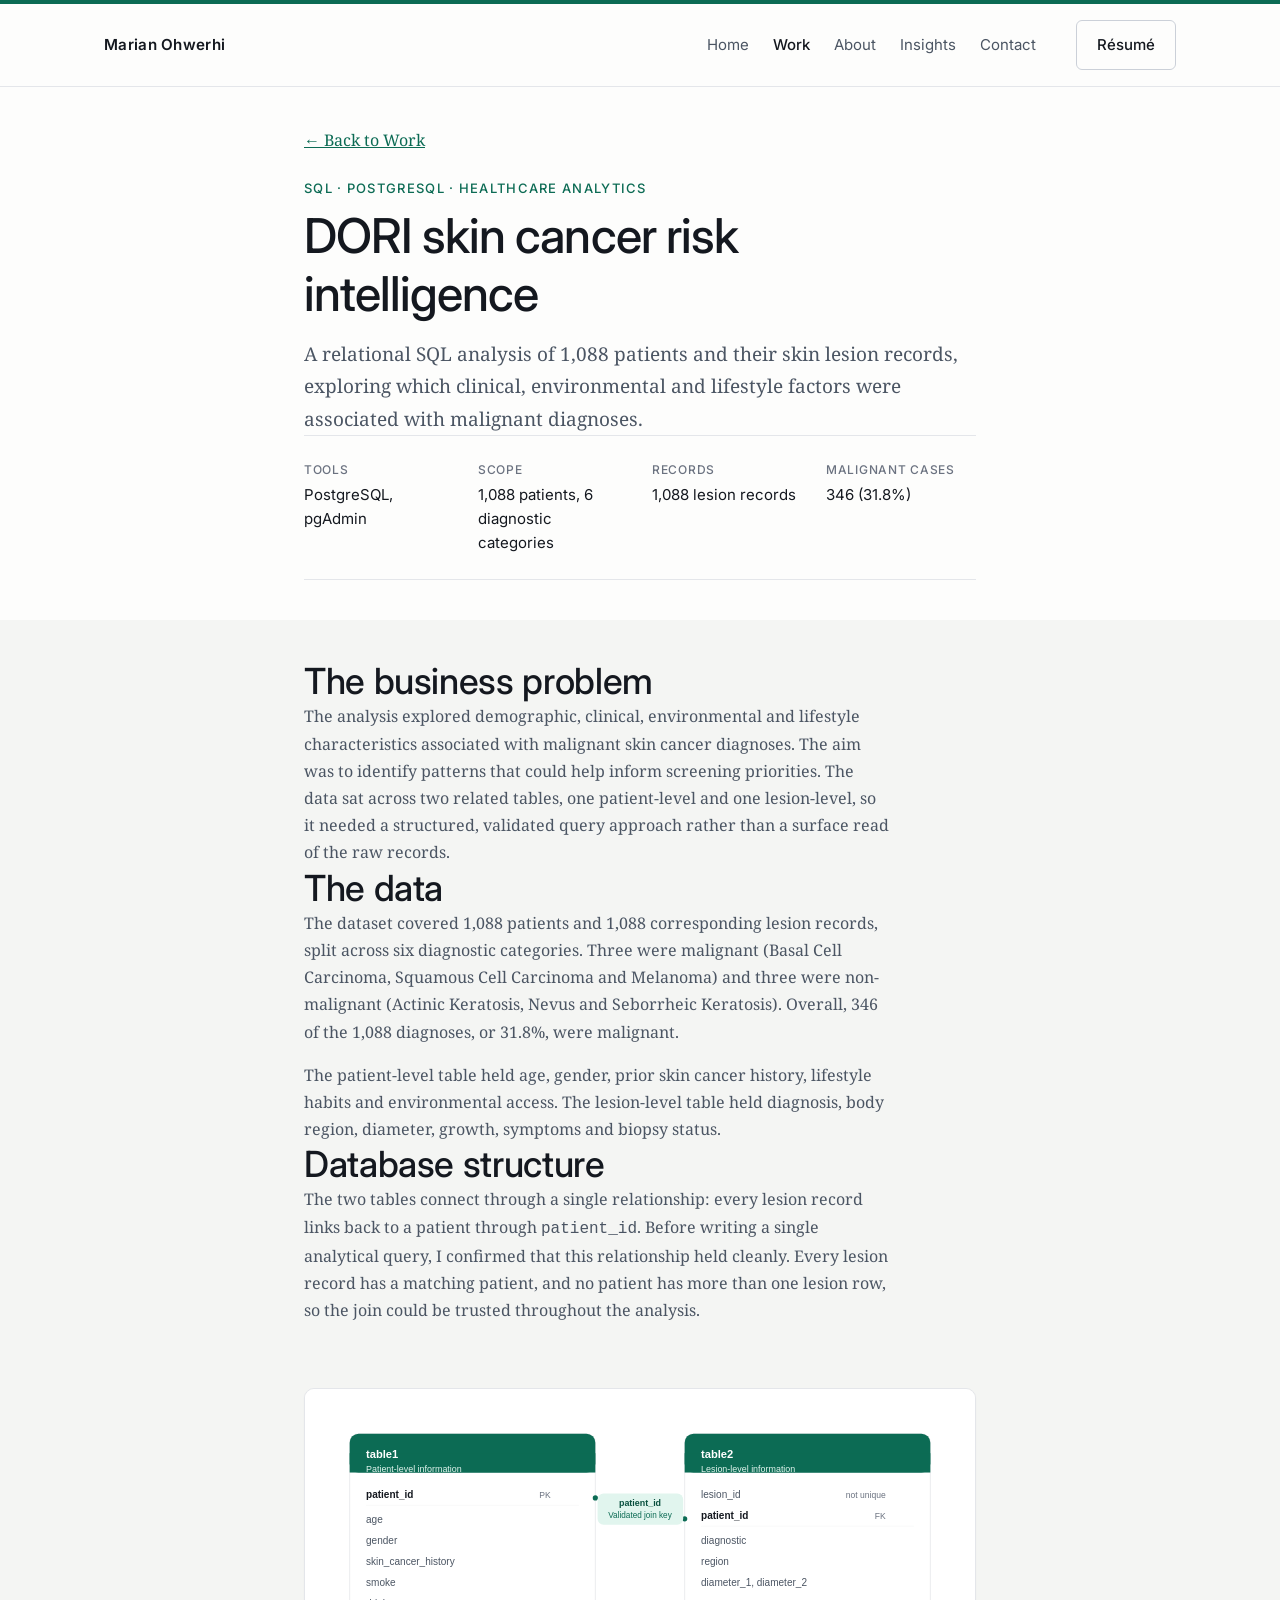
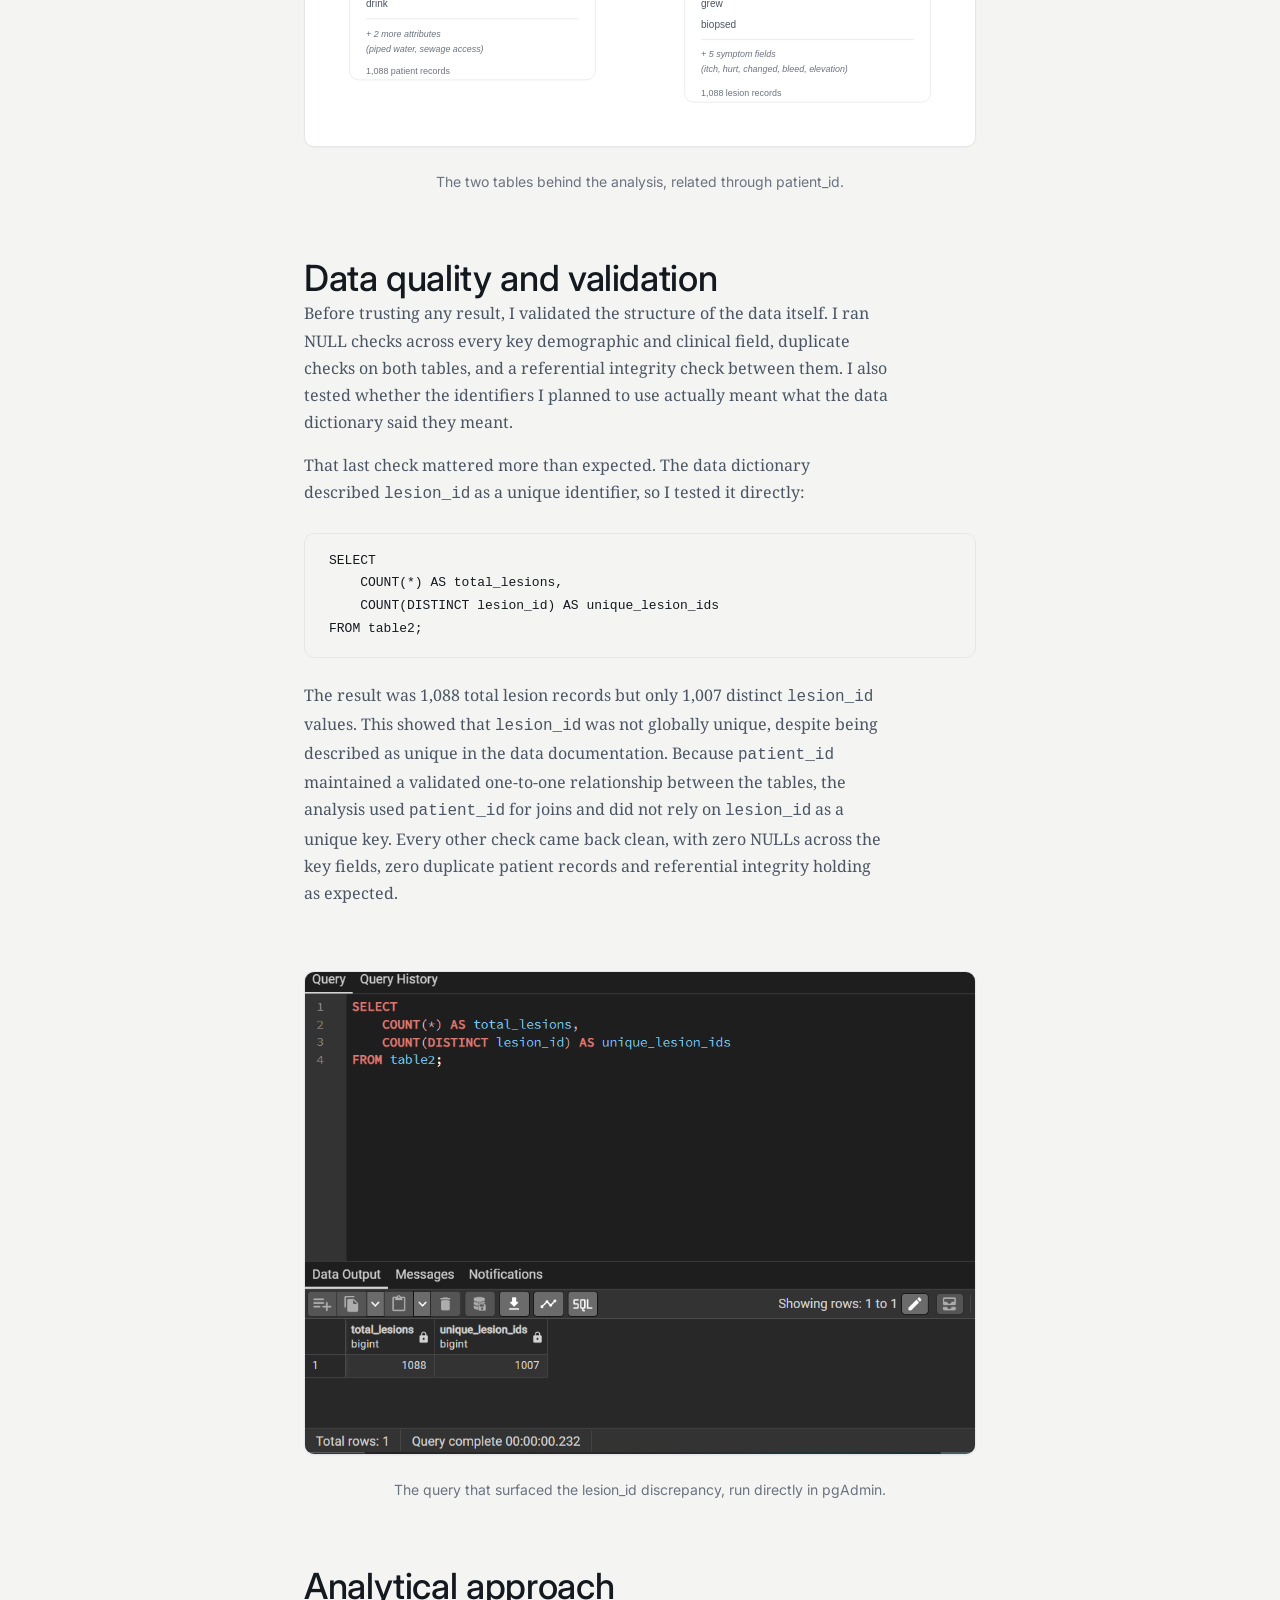
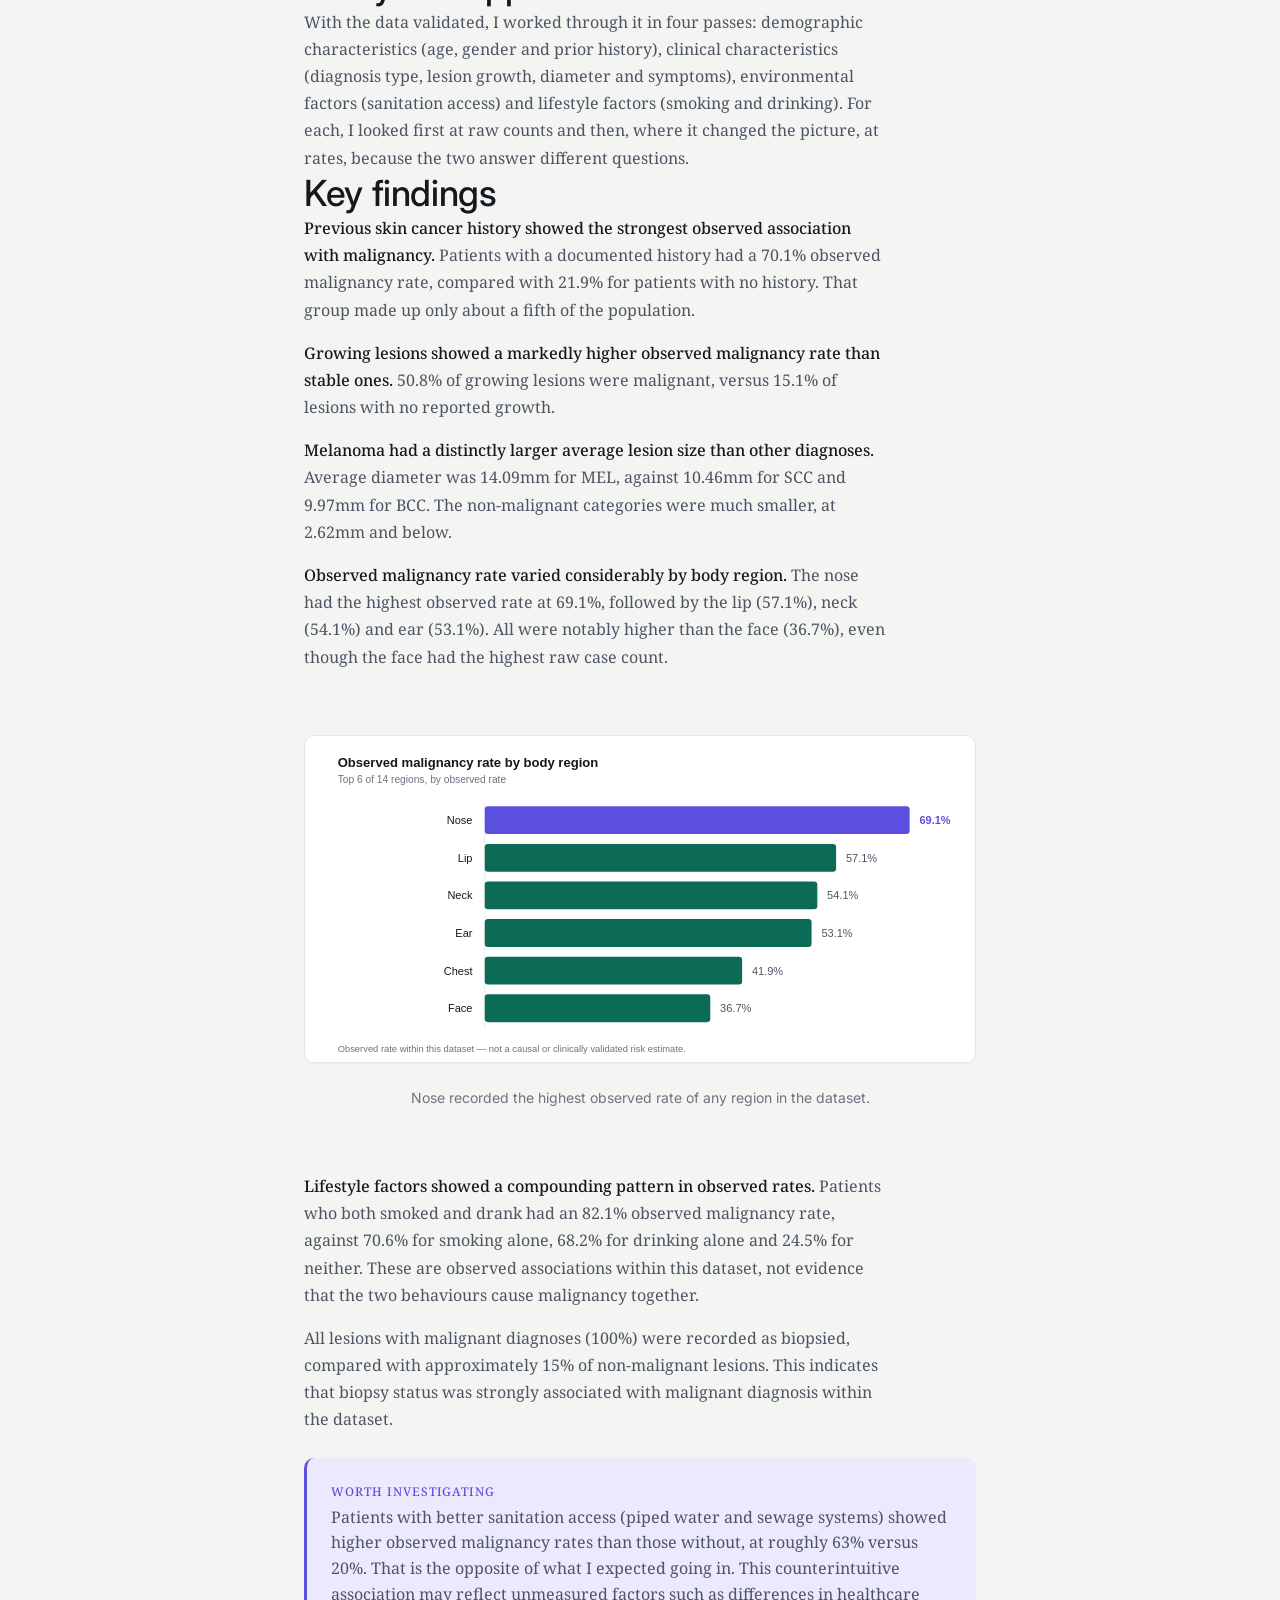
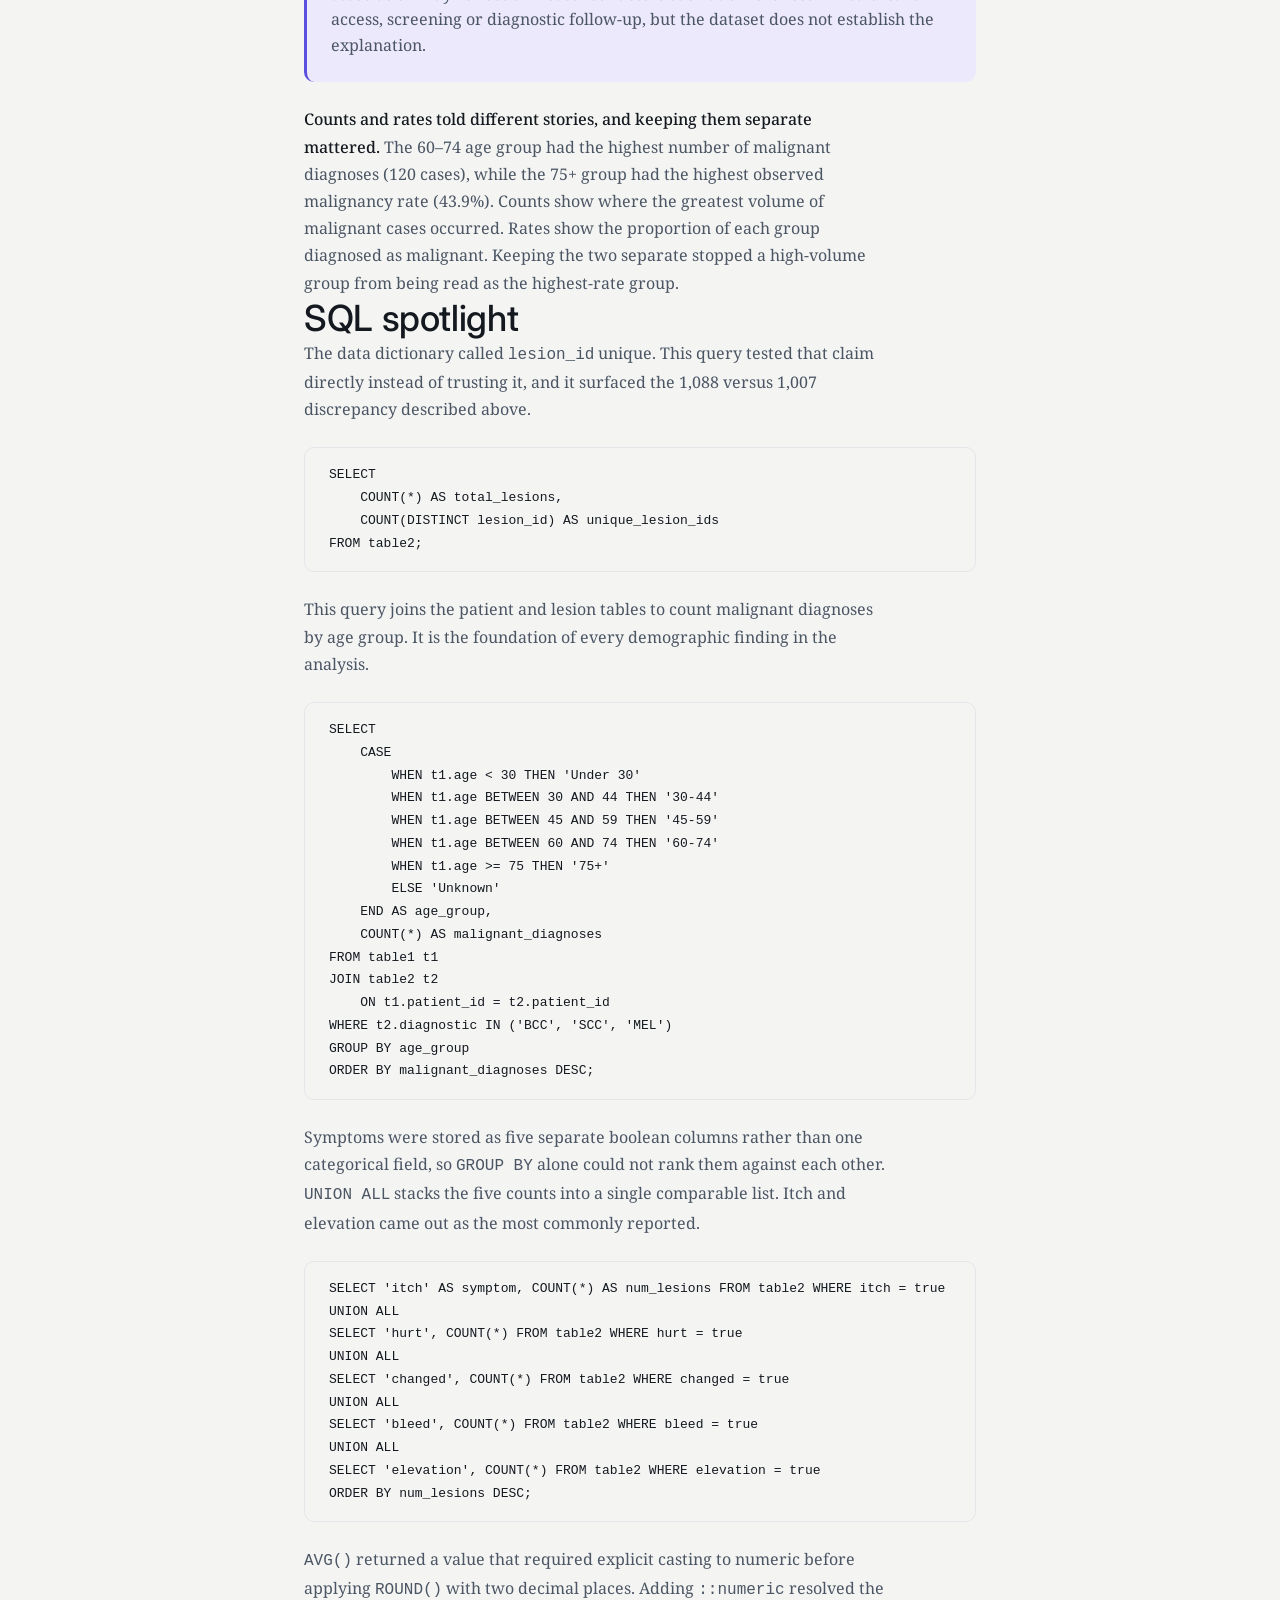
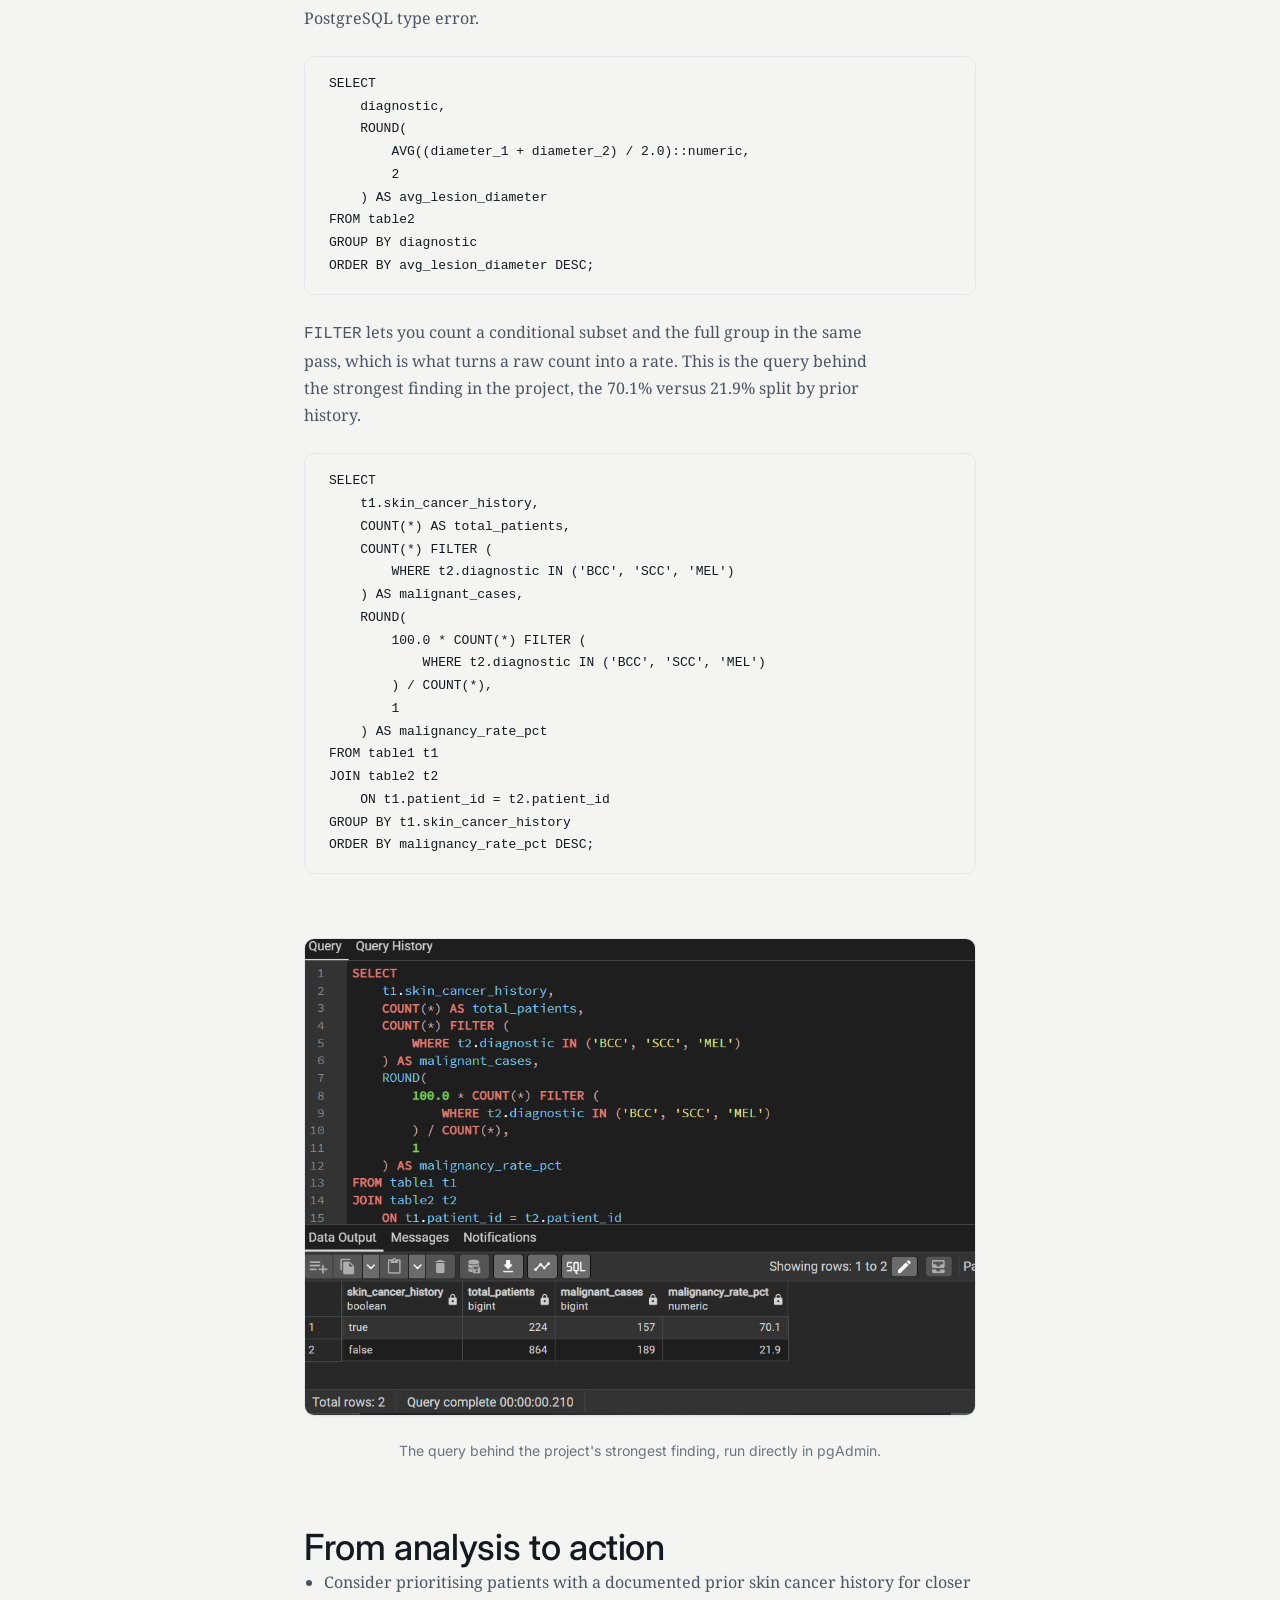
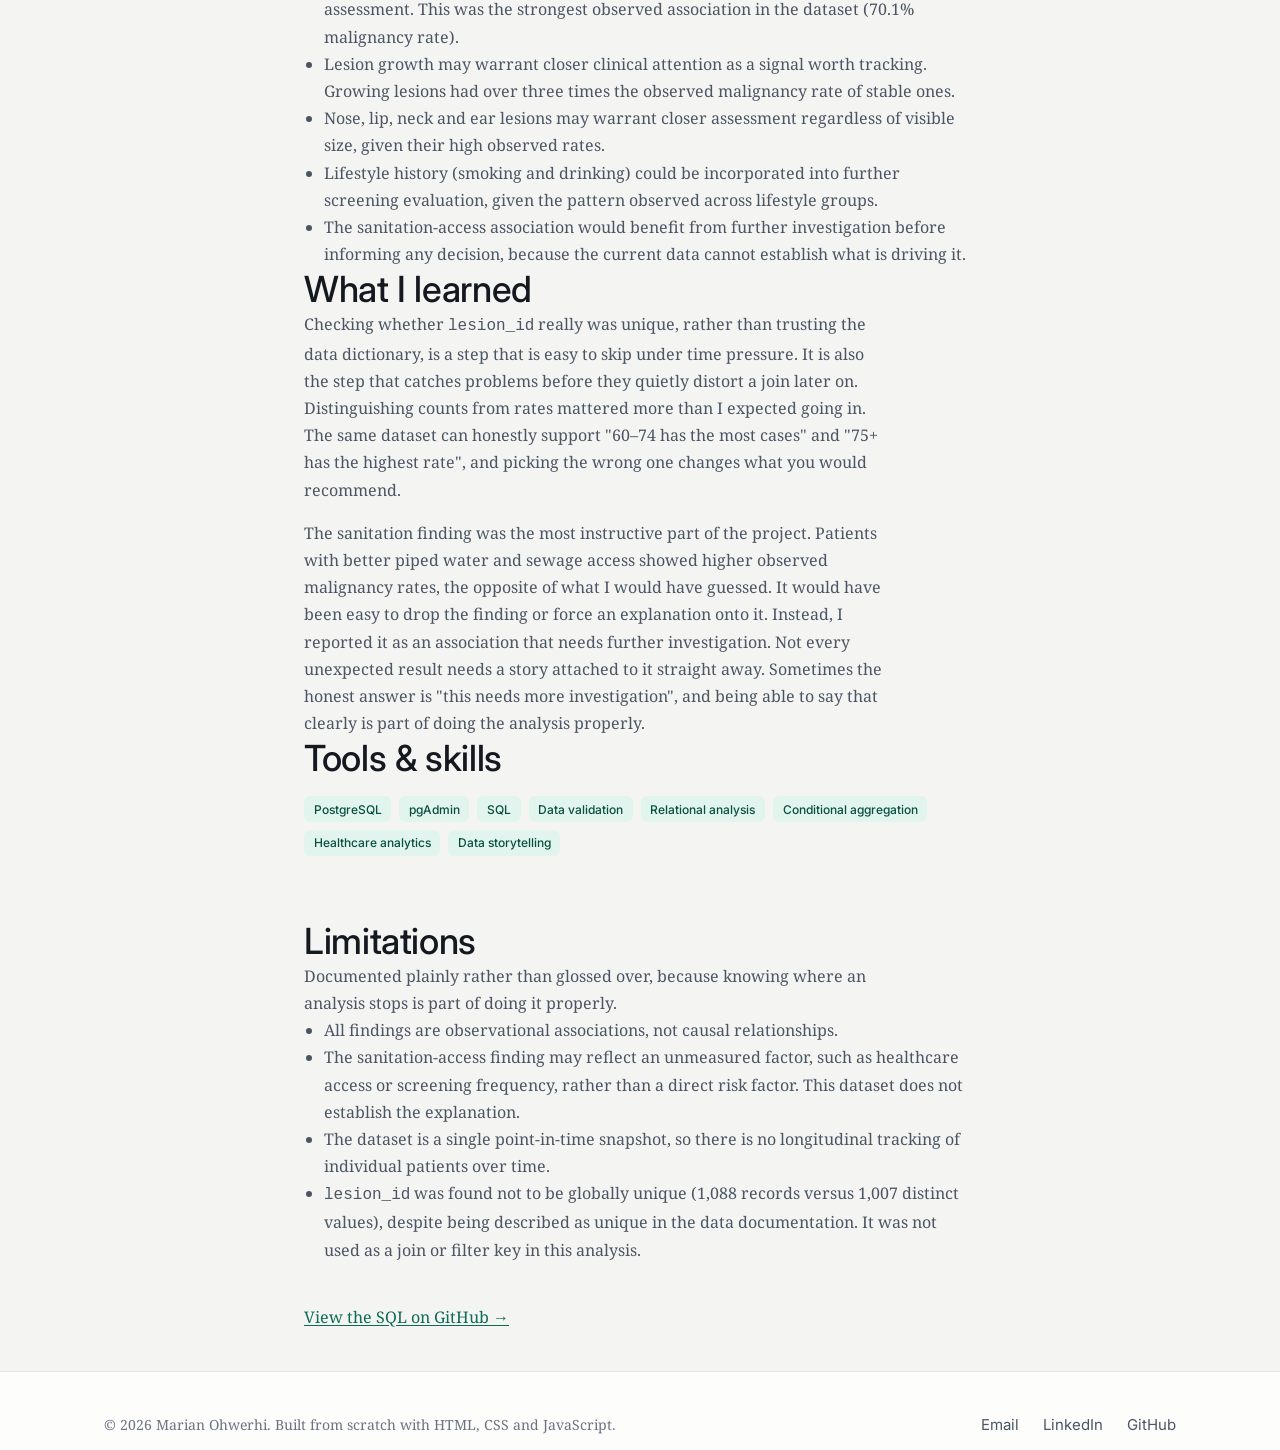
<file: case-studies/dori-skin-cancer-risk-intelligence.html>
<!DOCTYPE html>
<html lang="en-GB">
<head>
  <meta charset="UTF-8" />
  <meta name="viewport" content="width=device-width, initial-scale=1.0" />

  <title>DORI Skin Cancer Risk Intelligence | Marian Ohwerhi</title>
  <meta name="description" content="A PostgreSQL analysis of 1,088 patients and skin lesion records, exploring which demographic, clinical, environmental and lifestyle factors were associated with malignant diagnoses." />
  <meta name="author" content="Marian Ohwerhi" />
  <link rel="canonical" href="https://marianohwerhi.github.io/portfolio-website/case-studies/dori-skin-cancer-risk-intelligence.html" />

  <meta property="og:type" content="article" />
  <meta property="og:title" content="DORI Skin Cancer Risk Intelligence" />
  <meta property="og:description" content="A PostgreSQL analysis of 1,088 patients and lesion records, identifying patterns associated with malignant skin cancer diagnoses." />
  <meta property="og:url" content="https://marianohwerhi.github.io/portfolio-website/case-studies/dori-skin-cancer-risk-intelligence.html" />
  <meta property="og:image" content="https://marianohwerhi.github.io/portfolio-website/assets/images/social-preview.png" />
  <meta name="twitter:card" content="summary_large_image" />

  <link rel="icon" type="image/svg+xml" href="../assets/images/favicon.svg" />
  <link rel="icon" type="image/png" sizes="32x32" href="../assets/images/favicon-32.png" />
  <link rel="icon" type="image/png" sizes="16x16" href="../assets/images/favicon-16.png" />
  <link rel="apple-touch-icon" href="../assets/images/apple-touch-icon.png" />

  <link rel="preconnect" href="https://fonts.googleapis.com" />
  <link rel="preconnect" href="https://fonts.gstatic.com" crossorigin />
  <link href="https://fonts.googleapis.com/css2?family=Instrument+Sans:wght@400;500;600&family=Instrument+Serif&display=swap" rel="stylesheet" />

  <link rel="stylesheet" href="../assets/css/variables.css" />
  <link rel="stylesheet" href="../assets/css/base.css" />
  <link rel="stylesheet" href="../assets/css/layout.css" />
  <link rel="stylesheet" href="../assets/css/components.css" />

  <script type="application/ld+json">
    {
      "@context": "https://schema.org",
      "@type": "CreativeWork",
      "name": "DORI Skin Cancer Risk Intelligence",
      "creator": { "@type": "Person", "name": "Marian Ohwerhi" },
      "about": "PostgreSQL analysis of patient and skin lesion records, exploring factors associated with malignant diagnoses",
      "url": "https://marianohwerhi.github.io/portfolio-website/case-studies/dori-skin-cancer-risk-intelligence.html"
    }
  </script>
</head>
<body>
  <div class="site-topbar" aria-hidden="true"></div>

  <a class="skip-link" href="#main-content">Skip to main content</a>

  <header class="site-header">
    <div class="container nav">
      <a class="nav__logo" href="../index.html">Marian Ohwerhi</a>
      <div class="nav__links" id="nav-links">
        <ul class="nav__list">
          <li><a class="nav__link" href="../index.html">Home</a></li>
          <li><a class="nav__link" href="../work.html" aria-current="page">Work</a></li>
          <li><a class="nav__link" href="../about.html">About</a></li>
          <li><a class="nav__link" href="../insights.html">Insights</a></li>
          <li><a class="nav__link" href="../contact.html">Contact</a></li>
        </ul>
        <a class="btn btn--secondary nav__resume" href="../assets/documents/resume.pdf">Résumé</a>
      </div>
      <button class="nav__toggle" id="nav-toggle" type="button" aria-controls="nav-links" aria-expanded="false" aria-label="Open menu">
        <span class="nav__toggle-icon"></span>
      </button>
    </div>
  </header>

  <main id="main-content">
    <article class="section section--tight">
      <div class="container container--narrow">
        <p><a class="prose" href="../work.html" style="color: var(--color-teal); text-decoration: underline;">← Back to Work</a></p>
        <span class="section__eyebrow" style="margin-top: var(--space-md);">SQL · PostgreSQL · Healthcare analytics</span>
        <h1>DORI skin cancer risk intelligence</h1>
        <p class="prose" style="font-size: var(--font-size-body-lg); margin-top: var(--space-sm);">
          A relational SQL analysis of 1,088 patients and their skin lesion records, exploring
          which clinical, environmental and lifestyle factors were associated with malignant
          diagnoses.
        </p>

        <dl class="meta-list">
          <div><dt>Tools</dt><dd>PostgreSQL, pgAdmin</dd></div>
          <div><dt>Scope</dt><dd>1,088 patients, 6 diagnostic categories</dd></div>
          <div><dt>Records</dt><dd>1,088 lesion records</dd></div>
          <div><dt>Malignant cases</dt><dd>346 (31.8%)</dd></div>
        </dl>
      </div>
    </article>

    <article class="section section--alt section--tight">
      <div class="container container--narrow prose">
        <h2>The business problem</h2>
        <p>
          The analysis explored demographic, clinical, environmental and lifestyle
          characteristics associated with malignant skin cancer diagnoses. The aim was to
          identify patterns that could help inform screening priorities. The data sat across
          two related tables, one patient-level and one lesion-level, so it needed a
          structured, validated query approach rather than a surface read of the raw records.
        </p>

        <h2>The data</h2>
        <p>
          The dataset covered 1,088 patients and 1,088 corresponding lesion records, split
          across six diagnostic categories. Three were malignant (Basal Cell Carcinoma,
          Squamous Cell Carcinoma and Melanoma) and three were non-malignant (Actinic
          Keratosis, Nevus and Seborrheic Keratosis). Overall, 346 of the 1,088 diagnoses,
          or 31.8%, were malignant.
        </p>
        <p>
          The patient-level table held age, gender, prior skin cancer history, lifestyle
          habits and environmental access. The lesion-level table held diagnosis, body
          region, diameter, growth, symptoms and biopsy status.
        </p>

        <h2>Database structure</h2>
        <p>
          The two tables connect through a single relationship: every lesion record links
          back to a patient through <code>patient_id</code>. Before writing a single
          analytical query, I confirmed that this relationship held cleanly. Every lesion
          record has a matching patient, and no patient has more than one lesion row, so the
          join could be trusted throughout the analysis.
        </p>
        <figure>
          <img class="card__image" style="aspect-ratio: 900 / 480;" src="../assets/images/projects/dori-schema.svg" alt="Database schema showing table1 (patient-level) and table2 (lesion-level) related through patient_id, the validated join key" loading="lazy" width="900" height="480" />
          <figcaption>The two tables behind the analysis, related through patient_id.</figcaption>
        </figure>

        <h2>Data quality and validation</h2>
        <p>
          Before trusting any result, I validated the structure of the data itself. I ran
          NULL checks across every key demographic and clinical field, duplicate checks on
          both tables, and a referential integrity check between them. I also tested whether
          the identifiers I planned to use actually meant what the data dictionary said they
          meant.
        </p>
        <p>
          That last check mattered more than expected. The data dictionary described
          <code>lesion_id</code> as a unique identifier, so I tested it directly:
        </p>
        <div class="code-block"><code>SELECT
    COUNT(*) AS total_lesions,
    COUNT(DISTINCT lesion_id) AS unique_lesion_ids
FROM table2;</code></div>
        <p>
          The result was 1,088 total lesion records but only 1,007 distinct
          <code>lesion_id</code> values. This showed that <code>lesion_id</code> was not
          globally unique, despite being described as unique in the data documentation.
          Because <code>patient_id</code> maintained a validated one-to-one relationship
          between the tables, the analysis used <code>patient_id</code> for joins and did not
          rely on <code>lesion_id</code> as a unique key. Every other check came back clean,
          with zero NULLs across the key fields, zero duplicate patient records and
          referential integrity holding as expected.
        </p>
        <figure>
          <img class="card__image" style="aspect-ratio: 936 / 674;" src="../assets/images/projects/dori-data-quality.png" alt="pgAdmin screenshot of the lesion_id uniqueness check, showing 1,088 total rows against 1,007 distinct values" loading="lazy" width="936" height="674" />
          <figcaption>The query that surfaced the lesion_id discrepancy, run directly in pgAdmin.</figcaption>
        </figure>

        <h2>Analytical approach</h2>
        <p>
          With the data validated, I worked through it in four passes: demographic
          characteristics (age, gender and prior history), clinical characteristics
          (diagnosis type, lesion growth, diameter and symptoms), environmental factors
          (sanitation access) and lifestyle factors (smoking and drinking). For each, I looked
          first at raw counts and then, where it changed the picture, at rates, because the
          two answer different questions.
        </p>

        <h2>Key findings</h2>
        <p>
          <strong>Previous skin cancer history showed the strongest observed association with
          malignancy.</strong> Patients with a documented history had a 70.1% observed
          malignancy rate, compared with 21.9% for patients with no history. That group made
          up only about a fifth of the population.
        </p>
        <p>
          <strong>Growing lesions showed a markedly higher observed malignancy rate than
          stable ones.</strong> 50.8% of growing lesions were malignant, versus 15.1% of
          lesions with no reported growth.
        </p>
        <p>
          <strong>Melanoma had a distinctly larger average lesion size than other
          diagnoses.</strong> Average diameter was 14.09mm for MEL, against 10.46mm for SCC
          and 9.97mm for BCC. The non-malignant categories were much smaller, at 2.62mm and
          below.
        </p>
        <p>
          <strong>Observed malignancy rate varied considerably by body region.</strong> The
          nose had the highest observed rate at 69.1%, followed by the lip (57.1%), neck
          (54.1%) and ear (53.1%). All were notably higher than the face (36.7%), even though
          the face had the highest raw case count.
        </p>
        <figure>
          <img class="card__image" style="aspect-ratio: 820 / 400;" src="../assets/images/projects/dori-body-region.svg" alt="Bar chart of observed malignancy rate by body region: nose 69.1%, lip 57.1%, neck 54.1%, ear 53.1%, chest 41.9%, face 36.7%" loading="lazy" width="820" height="400" />
          <figcaption>Nose recorded the highest observed rate of any region in the dataset.</figcaption>
        </figure>
        <p>
          <strong>Lifestyle factors showed a compounding pattern in observed rates.</strong>
          Patients who both smoked and drank had an 82.1% observed malignancy rate, against
          70.6% for smoking alone, 68.2% for drinking alone and 24.5% for neither. These are
          observed associations within this dataset, not evidence that the two behaviours
          cause malignancy together.
        </p>
        <p>
          All lesions with malignant diagnoses (100%) were recorded as biopsied, compared with
          approximately 15% of non-malignant lesions. This indicates that biopsy status was
          strongly associated with malignant diagnosis within the dataset.
        </p>
        <div class="callout">
          <span class="callout__label">Worth investigating</span>
          Patients with better sanitation access (piped water and sewage systems) showed
          higher observed malignancy rates than those without, at roughly 63% versus 20%.
          That is the opposite of what I expected going in. This counterintuitive association
          may reflect unmeasured factors such as differences in healthcare access, screening
          or diagnostic follow-up, but the dataset does not establish the explanation.
        </div>
        <p>
          <strong>Counts and rates told different stories, and keeping them separate
          mattered.</strong> The 60–74 age group had the highest number of malignant
          diagnoses (120 cases), while the 75+ group had the highest observed malignancy rate
          (43.9%). Counts show where the greatest volume of malignant cases occurred. Rates
          show the proportion of each group diagnosed as malignant. Keeping the two separate
          stopped a high-volume group from being read as the highest-rate group.
        </p>

        <h2>SQL spotlight</h2>
        <p>
          The data dictionary called <code>lesion_id</code> unique. This query tested that
          claim directly instead of trusting it, and it surfaced the 1,088 versus 1,007
          discrepancy described above.
        </p>
        <div class="code-block"><code>SELECT
    COUNT(*) AS total_lesions,
    COUNT(DISTINCT lesion_id) AS unique_lesion_ids
FROM table2;</code></div>

        <p>
          This query joins the patient and lesion tables to count malignant diagnoses by age
          group. It is the foundation of every demographic finding in the analysis.
        </p>
        <div class="code-block"><code>SELECT
    CASE
        WHEN t1.age &lt; 30 THEN 'Under 30'
        WHEN t1.age BETWEEN 30 AND 44 THEN '30-44'
        WHEN t1.age BETWEEN 45 AND 59 THEN '45-59'
        WHEN t1.age BETWEEN 60 AND 74 THEN '60-74'
        WHEN t1.age &gt;= 75 THEN '75+'
        ELSE 'Unknown'
    END AS age_group,
    COUNT(*) AS malignant_diagnoses
FROM table1 t1
JOIN table2 t2
    ON t1.patient_id = t2.patient_id
WHERE t2.diagnostic IN ('BCC', 'SCC', 'MEL')
GROUP BY age_group
ORDER BY malignant_diagnoses DESC;</code></div>

        <p>
          Symptoms were stored as five separate boolean columns rather than one categorical
          field, so <code>GROUP BY</code> alone could not rank them against each other.
          <code>UNION ALL</code> stacks the five counts into a single comparable list. Itch
          and elevation came out as the most commonly reported.
        </p>
        <div class="code-block"><code>SELECT 'itch' AS symptom, COUNT(*) AS num_lesions FROM table2 WHERE itch = true
UNION ALL
SELECT 'hurt', COUNT(*) FROM table2 WHERE hurt = true
UNION ALL
SELECT 'changed', COUNT(*) FROM table2 WHERE changed = true
UNION ALL
SELECT 'bleed', COUNT(*) FROM table2 WHERE bleed = true
UNION ALL
SELECT 'elevation', COUNT(*) FROM table2 WHERE elevation = true
ORDER BY num_lesions DESC;</code></div>

        <p>
          <code>AVG()</code> returned a value that required explicit casting to numeric before
          applying <code>ROUND()</code> with two decimal places. Adding <code>::numeric</code>
          resolved the PostgreSQL type error.
        </p>
        <div class="code-block"><code>SELECT
    diagnostic,
    ROUND(
        AVG((diameter_1 + diameter_2) / 2.0)::numeric,
        2
    ) AS avg_lesion_diameter
FROM table2
GROUP BY diagnostic
ORDER BY avg_lesion_diameter DESC;</code></div>

        <p>
          <code>FILTER</code> lets you count a conditional subset and the full group in the
          same pass, which is what turns a raw count into a rate. This is the query behind the
          strongest finding in the project, the 70.1% versus 21.9% split by prior history.
        </p>
        <div class="code-block"><code>SELECT
    t1.skin_cancer_history,
    COUNT(*) AS total_patients,
    COUNT(*) FILTER (
        WHERE t2.diagnostic IN ('BCC', 'SCC', 'MEL')
    ) AS malignant_cases,
    ROUND(
        100.0 * COUNT(*) FILTER (
            WHERE t2.diagnostic IN ('BCC', 'SCC', 'MEL')
        ) / COUNT(*),
        1
    ) AS malignancy_rate_pct
FROM table1 t1
JOIN table2 t2
    ON t1.patient_id = t2.patient_id
GROUP BY t1.skin_cancer_history
ORDER BY malignancy_rate_pct DESC;</code></div>
        <figure>
          <img class="card__image" style="aspect-ratio: 947 / 673;" src="../assets/images/projects/dori-pgadmin-query.png" alt="pgAdmin screenshot of the prior skin cancer history query and its data output, showing a 70.1% malignancy rate for patients with a documented history versus 21.9% for patients without" loading="lazy" width="947" height="673" />
          <figcaption>The query behind the project's strongest finding, run directly in pgAdmin.</figcaption>
        </figure>

        <h2>From analysis to action</h2>
        <ul style="padding-left: 1.25rem; list-style: disc; color: var(--color-slate);">
          <li>Consider prioritising patients with a documented prior skin cancer history for closer assessment. This was the strongest observed association in the dataset (70.1% malignancy rate).</li>
          <li>Lesion growth may warrant closer clinical attention as a signal worth tracking. Growing lesions had over three times the observed malignancy rate of stable ones.</li>
          <li>Nose, lip, neck and ear lesions may warrant closer assessment regardless of visible size, given their high observed rates.</li>
          <li>Lifestyle history (smoking and drinking) could be incorporated into further screening evaluation, given the pattern observed across lifestyle groups.</li>
          <li>The sanitation-access association would benefit from further investigation before informing any decision, because the current data cannot establish what is driving it.</li>
        </ul>

        <h2>What I learned</h2>
        <p>
          Checking whether <code>lesion_id</code> really was unique, rather than trusting the
          data dictionary, is a step that is easy to skip under time pressure. It is also the
          step that catches problems before they quietly distort a join later on.
          Distinguishing counts from rates mattered more than I expected going in. The same
          dataset can honestly support "60–74 has the most cases" and "75+ has the highest
          rate", and picking the wrong one changes what you would recommend.
        </p>
        <p>
          The sanitation finding was the most instructive part of the project. Patients with
          better piped water and sewage access showed higher observed malignancy rates, the
          opposite of what I would have guessed. It would have been easy to drop the finding
          or force an explanation onto it. Instead, I reported it as an association that needs
          further investigation. Not every unexpected result needs a story attached to it
          straight away. Sometimes the honest answer is "this needs more investigation", and
          being able to say that clearly is part of doing the analysis properly.
        </p>

        <h2>Tools &amp; skills</h2>
        <div style="display: flex; flex-wrap: wrap; gap: var(--space-2xs); margin-top: var(--space-sm);">
          <span class="badge">PostgreSQL</span>
          <span class="badge">pgAdmin</span>
          <span class="badge">SQL</span>
          <span class="badge">Data validation</span>
          <span class="badge">Relational analysis</span>
          <span class="badge">Conditional aggregation</span>
          <span class="badge">Healthcare analytics</span>
          <span class="badge">Data storytelling</span>
        </div>

        <h2 style="margin-top: var(--space-xl);">Limitations</h2>
        <p>Documented plainly rather than glossed over, because knowing where an analysis stops is part of doing it properly.</p>
        <ul style="padding-left: 1.25rem; list-style: disc; color: var(--color-slate);">
          <li>All findings are observational associations, not causal relationships.</li>
          <li>The sanitation-access finding may reflect an unmeasured factor, such as healthcare access or screening frequency, rather than a direct risk factor. This dataset does not establish the explanation.</li>
          <li>The dataset is a single point-in-time snapshot, so there is no longitudinal tracking of individual patients over time.</li>
          <li><code>lesion_id</code> was found not to be globally unique (1,088 records versus 1,007 distinct values), despite being described as unique in the data documentation. It was not used as a join or filter key in this analysis.</li>
        </ul>

        <p style="margin-top: var(--space-lg);">
          <a href="https://github.com/marianohwerhi/dori-skin-cancer-sql-analysis">View the SQL on GitHub →</a>
        </p>
      </div>
    </article>
  </main>

  <footer class="site-footer">
    <div class="container footer__inner">
      <p class="footer__copyright">© <span id="current-year">2026</span> Marian Ohwerhi. Built from scratch with HTML, CSS and JavaScript.</p>
      <ul class="footer__links">
        <li><a class="nav__link" href="mailto:oriskevwe02@gmail.com">Email</a></li>
        <li><a class="nav__link" href="https://www.linkedin.com/in/marian-ohwerhi/">LinkedIn</a></li>
        <li><a class="nav__link" href="https://github.com/marianohwerhi">GitHub</a></li>
      </ul>
    </div>
  </footer>

  <script src="../assets/js/main.js" defer></script>
</body>
</html>
</file>
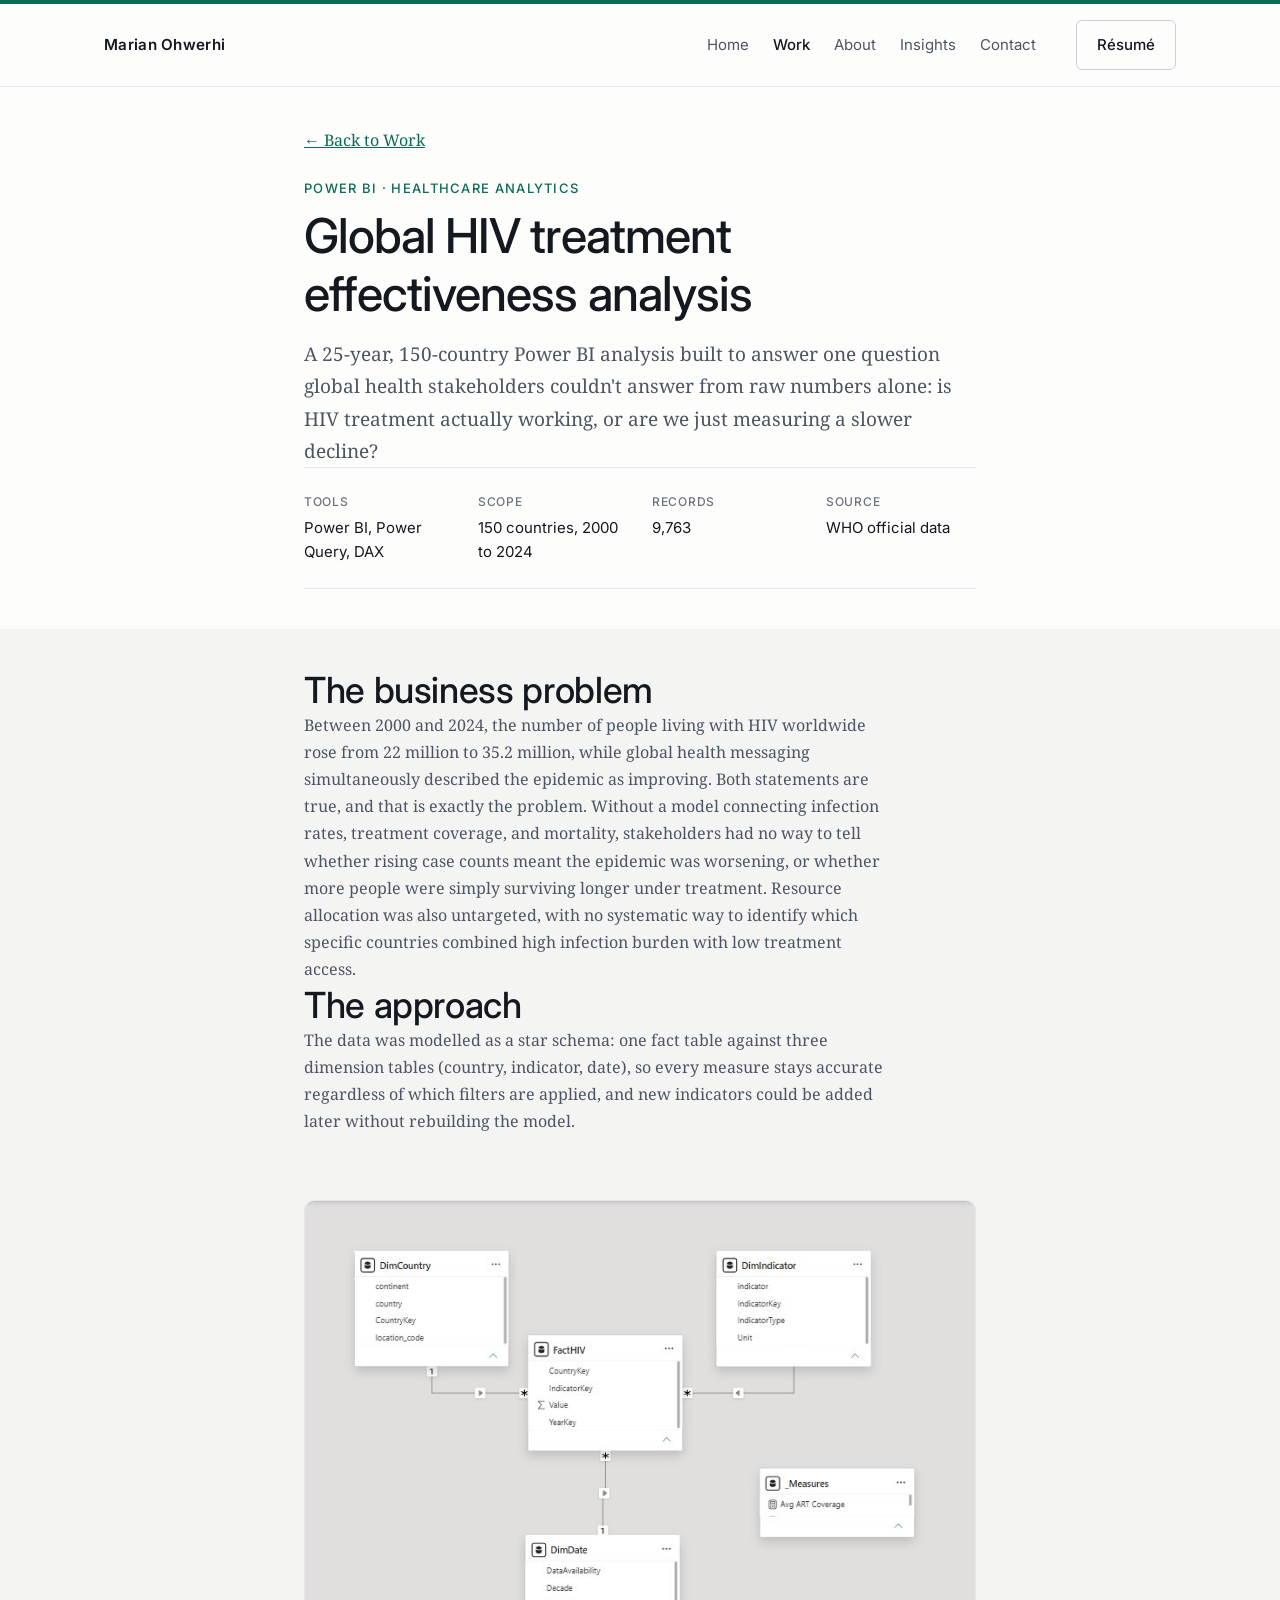
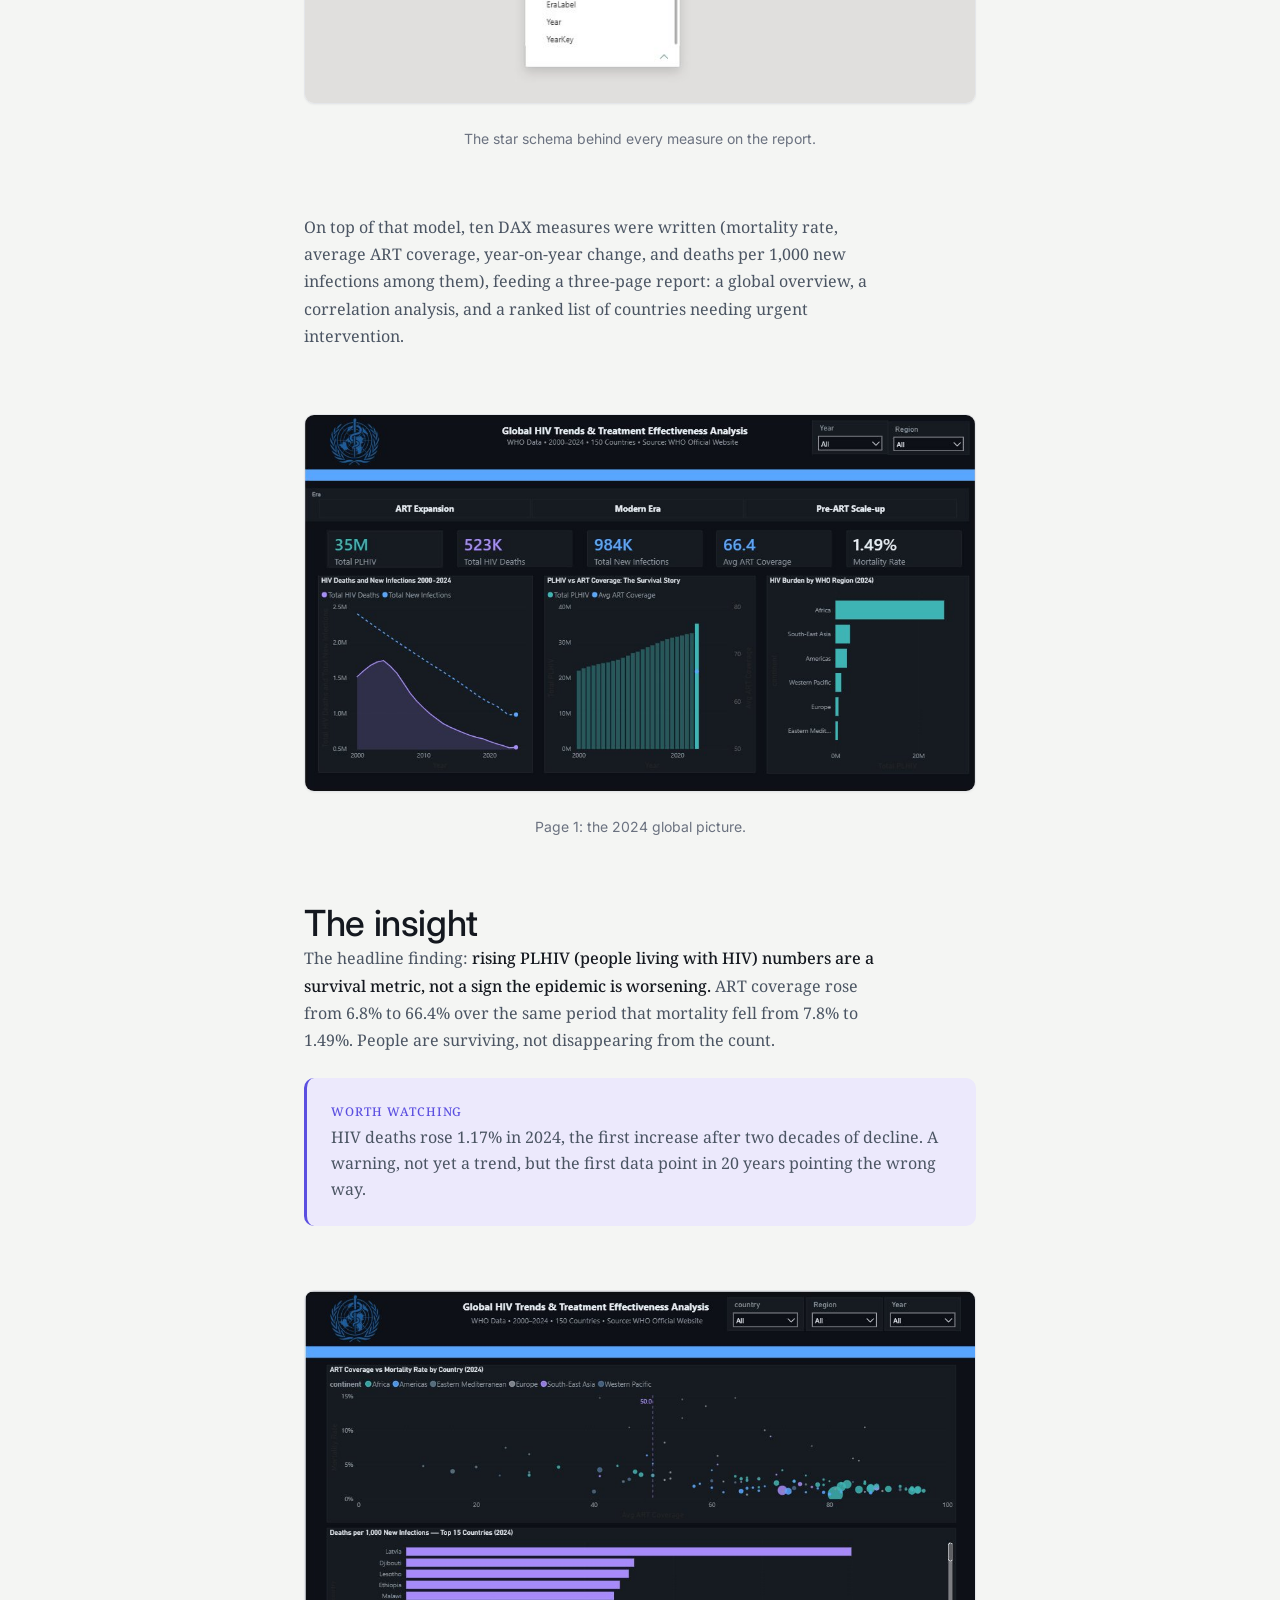
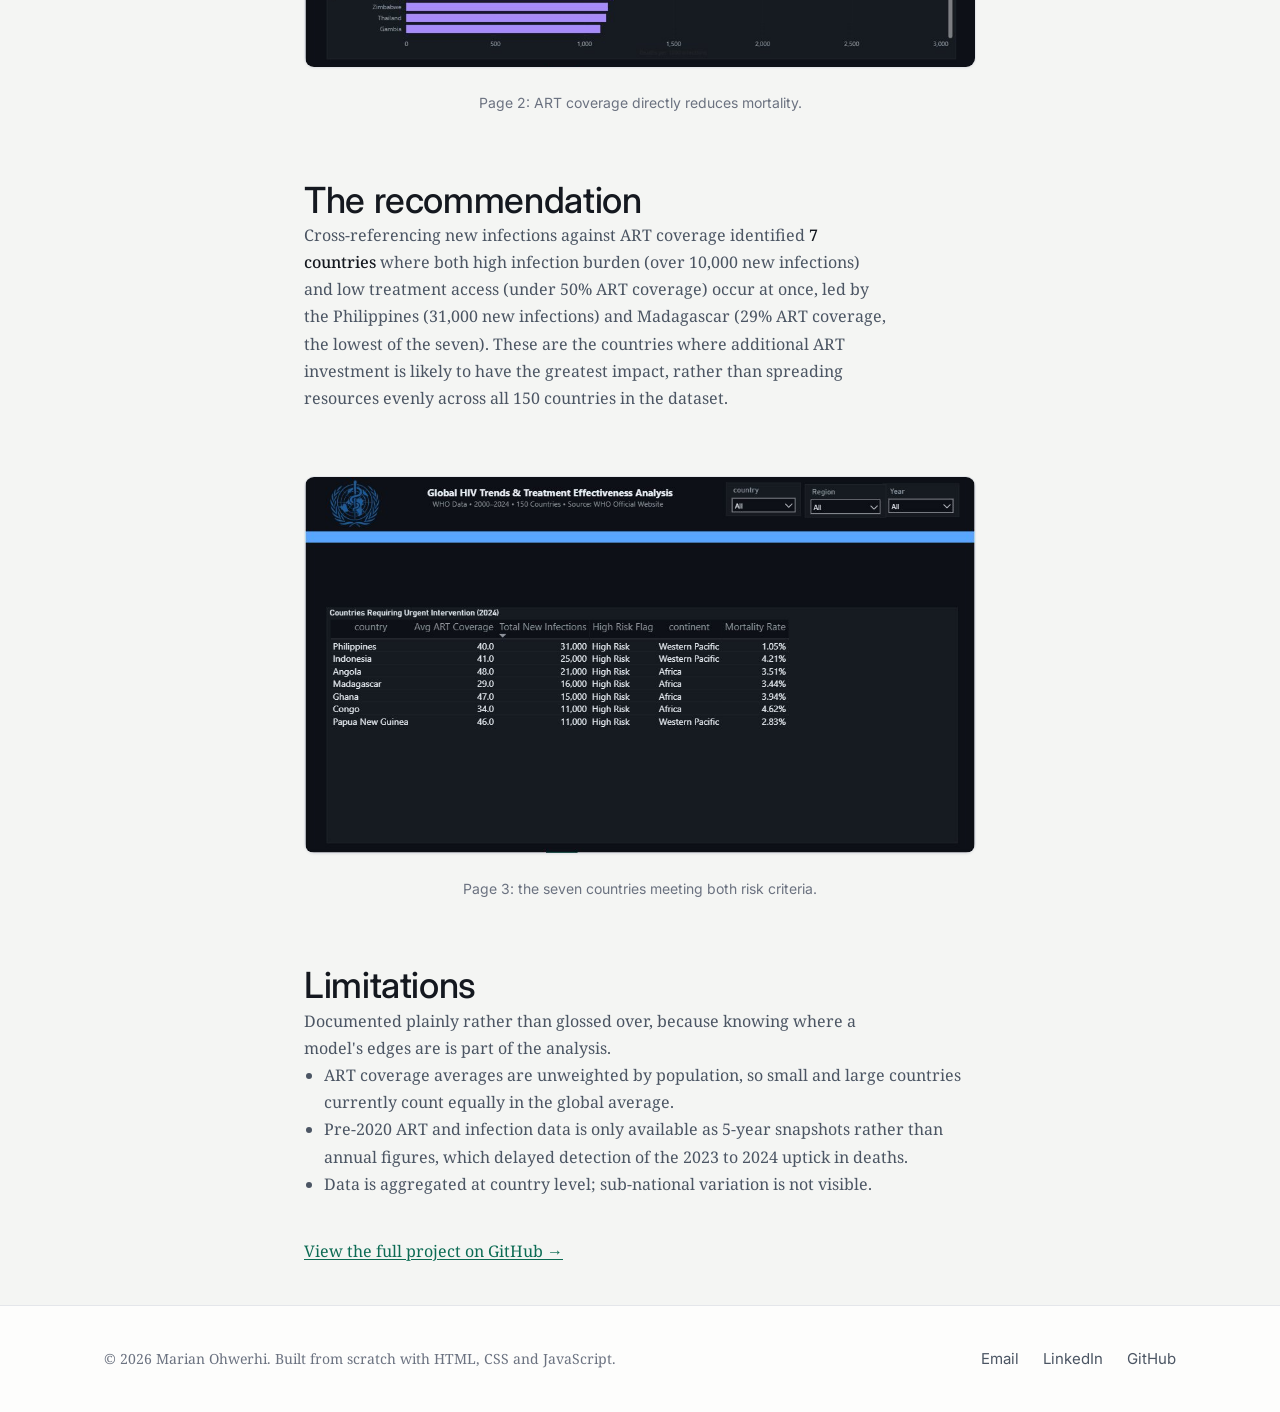
<file: case-studies/hiv-treatment-effectiveness.html>
<!DOCTYPE html>
<html lang="en-GB">
<head>
  <meta charset="UTF-8" />
  <meta name="viewport" content="width=device-width, initial-scale=1.0" />

  <title>Global HIV Treatment Effectiveness Analysis | Marian Ohwerhi</title>
  <meta name="description" content="A 25-year, 150-country Power BI analysis of WHO HIV data: star schema data model, DAX measures, and country-level treatment recommendations." />
  <meta name="author" content="Marian Ohwerhi" />
  <link rel="canonical" href="https://marianohwerhi.github.io/portfolio-website/case-studies/hiv-treatment-effectiveness.html" />

  <meta property="og:type" content="article" />
  <meta property="og:title" content="Global HIV Treatment Effectiveness Analysis" />
  <meta property="og:description" content="A 25-year, 150-country Power BI analysis identifying where additional ART investment is most needed." />
  <meta property="og:url" content="https://marianohwerhi.github.io/portfolio-website/case-studies/hiv-treatment-effectiveness.html" />
  <meta property="og:image" content="https://marianohwerhi.github.io/portfolio-website/assets/images/social-preview.png" />
  <meta name="twitter:card" content="summary_large_image" />

  <link rel="icon" type="image/svg+xml" href="../assets/images/favicon.svg" />
  <link rel="icon" type="image/png" sizes="32x32" href="../assets/images/favicon-32.png" />
  <link rel="icon" type="image/png" sizes="16x16" href="../assets/images/favicon-16.png" />
  <link rel="apple-touch-icon" href="../assets/images/apple-touch-icon.png" />

  <link rel="preconnect" href="https://fonts.googleapis.com" />
  <link rel="preconnect" href="https://fonts.gstatic.com" crossorigin />
  <link href="https://fonts.googleapis.com/css2?family=Inter:wght@400;500;600&display=swap" rel="stylesheet" />

  <link rel="stylesheet" href="../assets/css/variables.css" />
  <link rel="stylesheet" href="../assets/css/base.css" />
  <link rel="stylesheet" href="../assets/css/layout.css" />
  <link rel="stylesheet" href="../assets/css/components.css" />

  <script type="application/ld+json">
    {
      "@context": "https://schema.org",
      "@type": "CreativeWork",
      "name": "Global HIV Treatment Effectiveness Analysis",
      "creator": { "@type": "Person", "name": "Marian Ohwerhi" },
      "about": "Power BI analysis of WHO HIV data, 2000-2024, 150 countries",
      "url": "https://marianohwerhi.github.io/portfolio-website/case-studies/hiv-treatment-effectiveness.html"
    }
  </script>
</head>
<body>
  <div class="site-topbar" aria-hidden="true"></div>

  <a class="skip-link" href="#main-content">Skip to main content</a>

  <header class="site-header">
    <div class="container nav">
      <a class="nav__logo" href="../index.html">Marian Ohwerhi</a>
      <div class="nav__links" id="nav-links">
        <ul class="nav__list">
          <li><a class="nav__link" href="../index.html">Home</a></li>
          <li><a class="nav__link" href="../work.html" aria-current="page">Work</a></li>
          <li><a class="nav__link" href="../about.html">About</a></li>
          <li><a class="nav__link" href="../insights.html">Insights</a></li>
          <li><a class="nav__link" href="../contact.html">Contact</a></li>
        </ul>
        <a class="btn btn--secondary nav__resume" href="../assets/documents/resume.pdf">Résumé</a>
      </div>
      <button class="nav__toggle" id="nav-toggle" type="button" aria-controls="nav-links" aria-expanded="false" aria-label="Open menu">
        <span class="nav__toggle-icon"></span>
      </button>
    </div>
  </header>

  <main id="main-content">
    <article class="section section--tight">
      <div class="container container--narrow">
        <p><a class="prose" href="../work.html" style="color: var(--color-teal); text-decoration: underline;">← Back to Work</a></p>
        <span class="section__eyebrow" style="margin-top: var(--space-md);">Power BI · Healthcare analytics</span>
        <h1>Global HIV treatment effectiveness analysis</h1>
        <p class="prose" style="font-size: var(--font-size-body-lg); margin-top: var(--space-sm);">
          A 25-year, 150-country Power BI analysis built to answer one question global health
          stakeholders couldn't answer from raw numbers alone: is HIV treatment actually working,
          or are we just measuring a slower decline?
        </p>

        <dl class="meta-list">
          <div><dt>Tools</dt><dd>Power BI, Power Query, DAX</dd></div>
          <div><dt>Scope</dt><dd>150 countries, 2000 to 2024</dd></div>
          <div><dt>Records</dt><dd>9,763</dd></div>
          <div><dt>Source</dt><dd>WHO official data</dd></div>
        </dl>
      </div>
    </article>

    <article class="section section--alt section--tight">
      <div class="container container--narrow prose">
        <h2>The business problem</h2>
        <p>
          Between 2000 and 2024, the number of people living with HIV worldwide rose from 22
          million to 35.2 million, while global health messaging simultaneously described the
          epidemic as improving. Both statements are true, and that is exactly the problem.
          Without a model connecting infection rates, treatment coverage, and mortality,
          stakeholders had no way to tell whether rising case counts meant the epidemic was
          worsening, or whether more people were simply surviving longer under treatment. Resource
          allocation was also untargeted, with no systematic way to identify which specific
          countries combined high infection burden with low treatment access.
        </p>

        <h2>The approach</h2>
        <p>
          The data was modelled as a star schema: one fact table against three dimension tables
          (country, indicator, date), so every measure stays accurate regardless of which filters
          are applied, and new indicators could be added later without rebuilding the model.
        </p>
        <figure>
          <img class="card__image" style="aspect-ratio: 4/3;" src="../assets/images/projects/hiv-data-model.jpg" alt="Star schema data model showing FactHIV connected to DimCountry, DimIndicator, and DimDate tables" loading="lazy" width="768" height="579" />
          <figcaption>The star schema behind every measure on the report.</figcaption>
        </figure>
        <p>
          On top of that model, ten DAX measures were written (mortality rate, average ART
          coverage, year-on-year change, and deaths per 1,000 new infections among them), feeding
          a three-page report: a global overview, a correlation analysis, and a ranked list of
          countries needing urgent intervention.
        </p>
        <figure>
          <img class="card__image" style="aspect-ratio: 16/9;" src="../assets/images/projects/hiv-overview.jpg" alt="Global overview dashboard page showing KPI cards for PLHIV, deaths, new infections, ART coverage, and mortality rate" loading="lazy" width="1042" height="583" />
          <figcaption>Page 1: the 2024 global picture.</figcaption>
        </figure>

        <h2>The insight</h2>
        <p>
          The headline finding: <strong>rising PLHIV (people living with HIV) numbers are a
          survival metric, not a sign the epidemic is worsening.</strong> ART coverage rose from
          6.8% to 66.4% over the same period that mortality fell from 7.8% to 1.49%. People are
          surviving, not disappearing from the count.
        </p>
        <div class="callout">
          <span class="callout__label">Worth watching</span>
          HIV deaths rose 1.17% in 2024, the first increase after two decades of decline. A
          warning, not yet a trend, but the first data point in 20 years pointing the wrong way.
        </div>
        <figure>
          <img class="card__image" style="aspect-ratio: 16/9;" src="../assets/images/projects/hiv-correlation.jpg" alt="Scatter plot of ART coverage against mortality rate by country, and a ranked bar chart of deaths per 1,000 new infections" loading="lazy" width="1037" height="586" />
          <figcaption>Page 2: ART coverage directly reduces mortality.</figcaption>
        </figure>

        <h2>The recommendation</h2>
        <p>
          Cross-referencing new infections against ART coverage identified <strong>7 countries</strong>
          where both high infection burden (over 10,000 new infections) and low treatment access
          (under 50% ART coverage) occur at once, led by the Philippines (31,000 new infections)
          and Madagascar (29% ART coverage, the lowest of the seven). These are the countries where
          additional ART investment is likely to have the greatest impact, rather than
          spreading resources evenly across all 150 countries in the dataset.
        </p>
        <figure>
          <img class="card__image" style="aspect-ratio: 16/9;" src="../assets/images/projects/hiv-priority-countries.jpg" alt="Table of seven priority countries requiring urgent intervention, with ART coverage, new infections, and mortality rate columns" loading="lazy" width="1040" height="584" />
          <figcaption>Page 3: the seven countries meeting both risk criteria.</figcaption>
        </figure>

        <h2>Limitations</h2>
        <p>Documented plainly rather than glossed over, because knowing where a model's edges are is part of the analysis.</p>
        <ul style="padding-left: 1.25rem; list-style: disc; color: var(--color-slate);">
          <li>ART coverage averages are unweighted by population, so small and large countries currently count equally in the global average.</li>
          <li>Pre-2020 ART and infection data is only available as 5-year snapshots rather than annual figures, which delayed detection of the 2023 to 2024 uptick in deaths.</li>
          <li>Data is aggregated at country level; sub-national variation is not visible.</li>
        </ul>

        <p style="margin-top: var(--space-lg);">
          <a href="https://github.com/marianohwerhi/hiv-treatment-effectiveness-analysis">View the full project on GitHub →</a>
        </p>
      </div>
    </article>
  </main>

  <footer class="site-footer">
    <div class="container footer__inner">
      <p class="footer__copyright">© <span id="current-year">2026</span> Marian Ohwerhi. Built from scratch with HTML, CSS and JavaScript.</p>
      <ul class="footer__links">
        <li><a class="nav__link" href="mailto:oriskevwe02@gmail.com">Email</a></li>
        <li><a class="nav__link" href="https://www.linkedin.com/in/marian-ohwerhi/">LinkedIn</a></li>
        <li><a class="nav__link" href="https://github.com/marianohwerhi">GitHub</a></li>
      </ul>
    </div>
  </footer>

  <script src="../assets/js/main.js" defer></script>
</body>
</html>
</file>
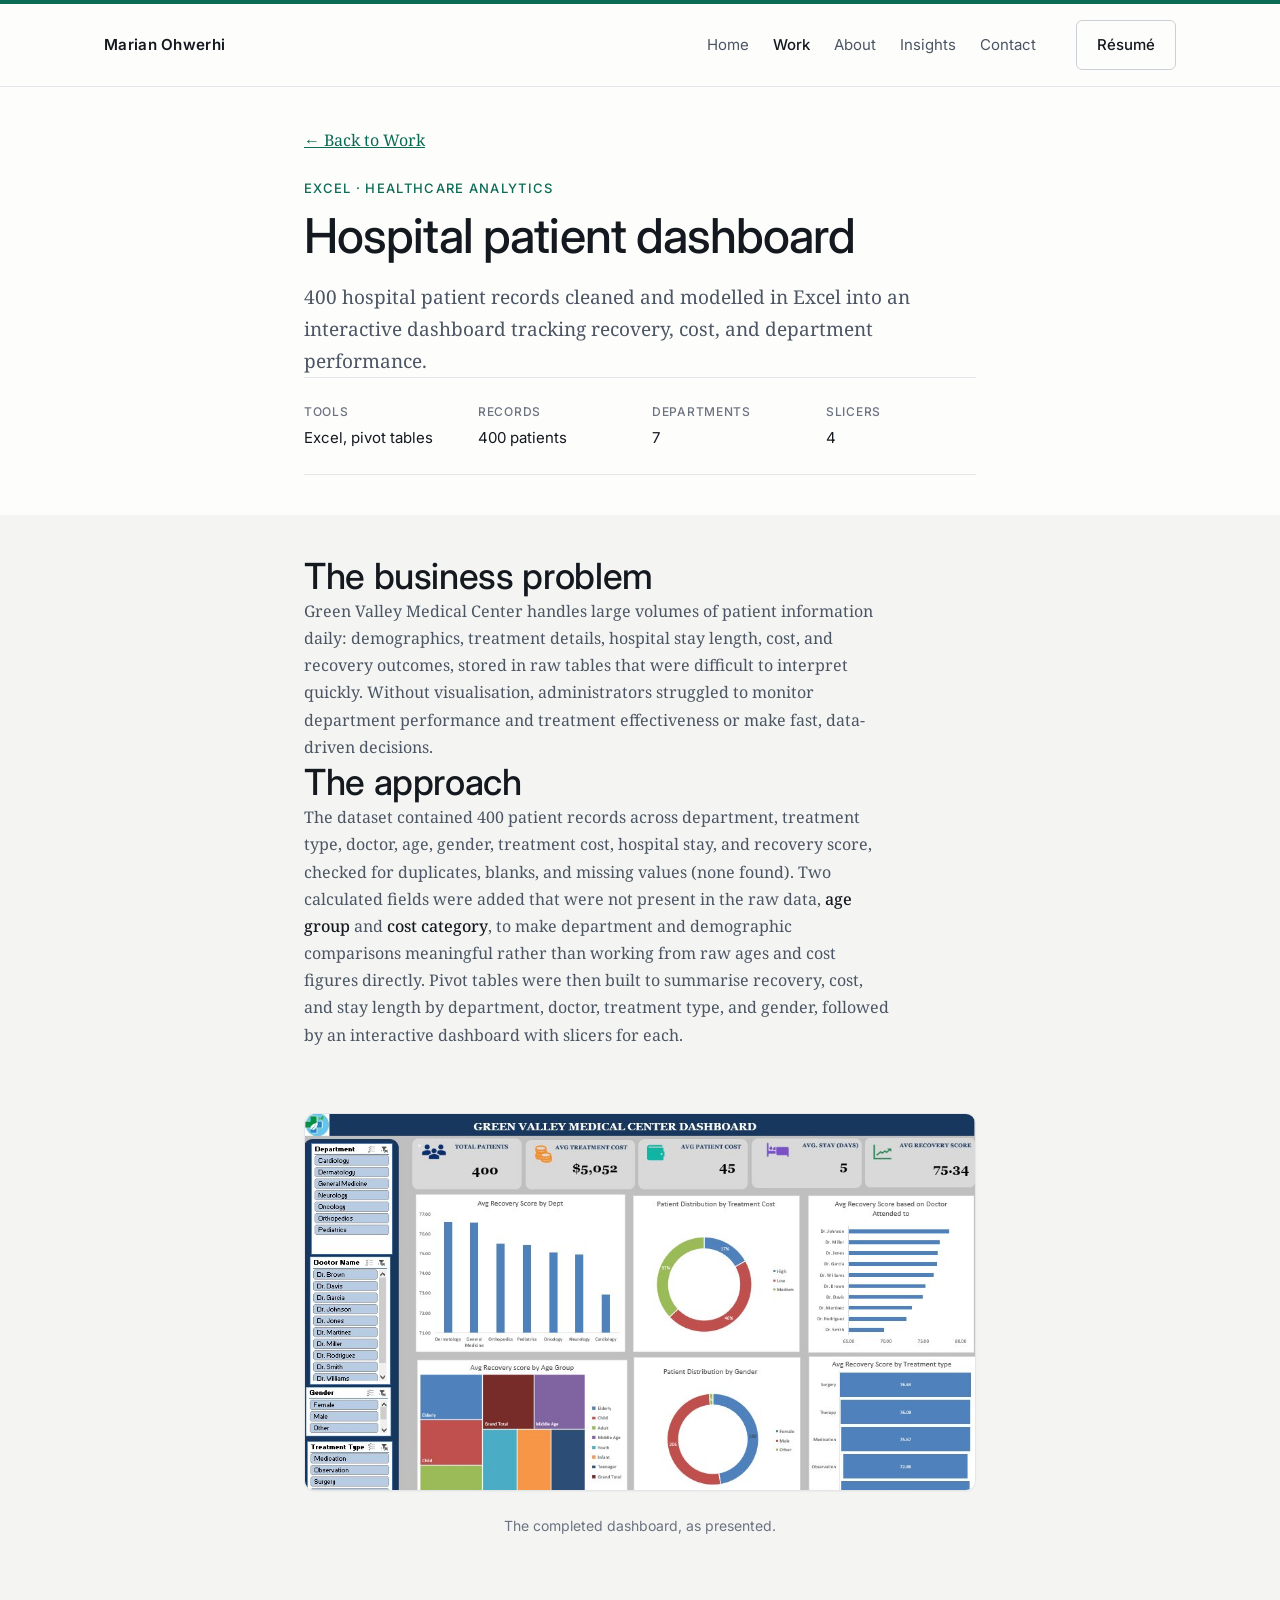
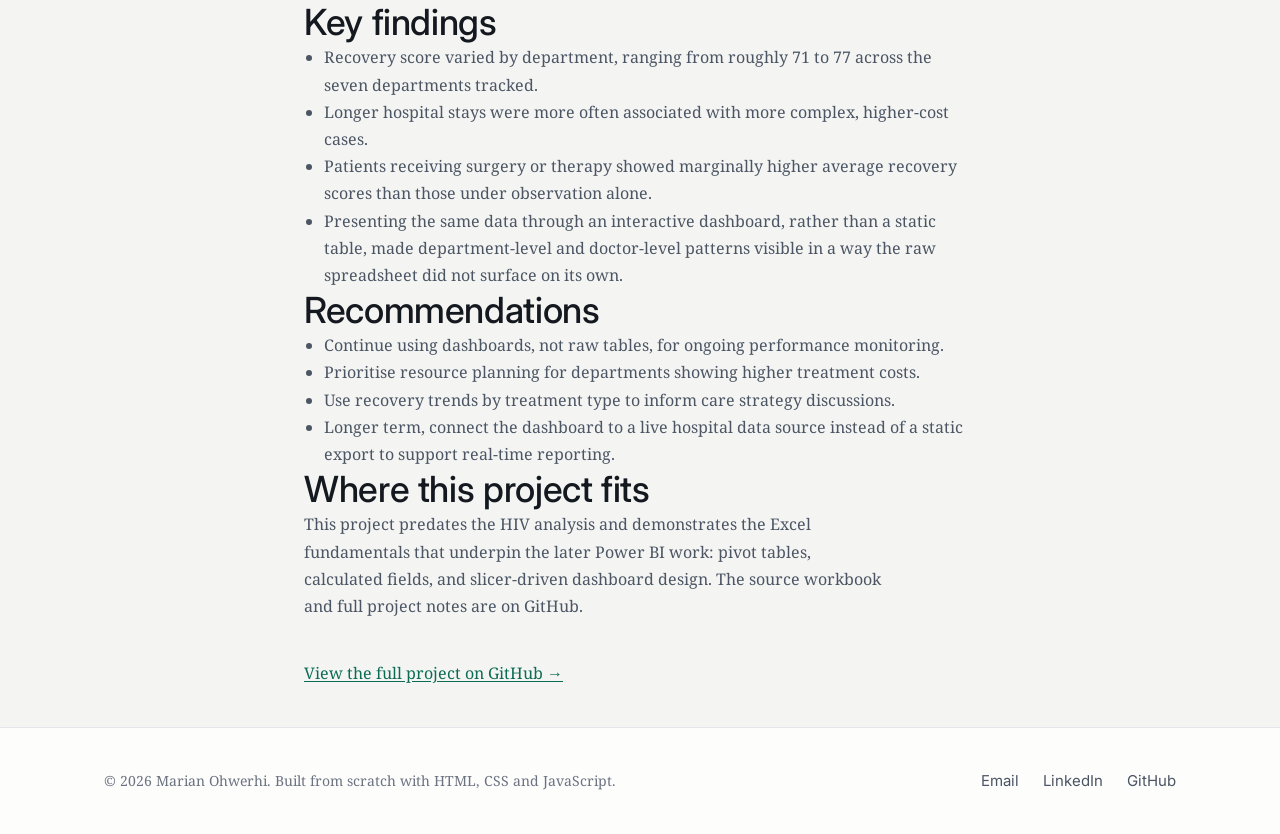
<file: case-studies/hospital-patient-dashboard.html>
<!DOCTYPE html>
<html lang="en-GB">
<head>
  <meta charset="UTF-8" />
  <meta name="viewport" content="width=device-width, initial-scale=1.0" />

  <title>Hospital Patient Dashboard (Excel) | Marian Ohwerhi</title>
  <meta name="description" content="An Excel dashboard analysing 400 hospital patient records: pivot tables, calculated fields, and slicer-driven KPI reporting." />
  <meta name="author" content="Marian Ohwerhi" />
  <link rel="canonical" href="https://marianohwerhi.github.io/portfolio-website/case-studies/hospital-patient-dashboard.html" />

  <meta property="og:type" content="article" />
  <meta property="og:title" content="Hospital Patient Dashboard (Excel)" />
  <meta property="og:description" content="400 patient records cleaned and modelled into an interactive Excel dashboard." />
  <meta property="og:url" content="https://marianohwerhi.github.io/portfolio-website/case-studies/hospital-patient-dashboard.html" />
  <meta property="og:image" content="https://marianohwerhi.github.io/portfolio-website/assets/images/social-preview.png" />
  <meta name="twitter:card" content="summary_large_image" />

  <link rel="icon" type="image/svg+xml" href="../assets/images/favicon.svg" />
  <link rel="icon" type="image/png" sizes="32x32" href="../assets/images/favicon-32.png" />
  <link rel="icon" type="image/png" sizes="16x16" href="../assets/images/favicon-16.png" />
  <link rel="apple-touch-icon" href="../assets/images/apple-touch-icon.png" />

  <link rel="preconnect" href="https://fonts.googleapis.com" />
  <link rel="preconnect" href="https://fonts.gstatic.com" crossorigin />
  <link href="https://fonts.googleapis.com/css2?family=Inter:wght@400;500;600&display=swap" rel="stylesheet" />

  <link rel="stylesheet" href="../assets/css/variables.css" />
  <link rel="stylesheet" href="../assets/css/base.css" />
  <link rel="stylesheet" href="../assets/css/layout.css" />
  <link rel="stylesheet" href="../assets/css/components.css" />
</head>
<body>
  <div class="site-topbar" aria-hidden="true"></div>

  <a class="skip-link" href="#main-content">Skip to main content</a>

  <header class="site-header">
    <div class="container nav">
      <a class="nav__logo" href="../index.html">Marian Ohwerhi</a>
      <div class="nav__links" id="nav-links">
        <ul class="nav__list">
          <li><a class="nav__link" href="../index.html">Home</a></li>
          <li><a class="nav__link" href="../work.html" aria-current="page">Work</a></li>
          <li><a class="nav__link" href="../about.html">About</a></li>
          <li><a class="nav__link" href="../insights.html">Insights</a></li>
          <li><a class="nav__link" href="../contact.html">Contact</a></li>
        </ul>
        <a class="btn btn--secondary nav__resume" href="../assets/documents/resume.pdf">Résumé</a>
      </div>
      <button class="nav__toggle" id="nav-toggle" type="button" aria-controls="nav-links" aria-expanded="false" aria-label="Open menu">
        <span class="nav__toggle-icon"></span>
      </button>
    </div>
  </header>

  <main id="main-content">
    <article class="section section--tight">
      <div class="container container--narrow">
        <p><a class="prose" href="../work.html" style="color: var(--color-teal); text-decoration: underline;">← Back to Work</a></p>
        <span class="section__eyebrow" style="margin-top: var(--space-md);">Excel · Healthcare analytics</span>
        <h1>Hospital patient dashboard</h1>
        <p class="prose" style="font-size: var(--font-size-body-lg); margin-top: var(--space-sm);">
          400 hospital patient records cleaned and modelled in Excel into an interactive
          dashboard tracking recovery, cost, and department performance.
        </p>

        <dl class="meta-list">
          <div><dt>Tools</dt><dd>Excel, pivot tables</dd></div>
          <div><dt>Records</dt><dd>400 patients</dd></div>
          <div><dt>Departments</dt><dd>7</dd></div>
          <div><dt>Slicers</dt><dd>4</dd></div>
        </dl>

      </div>
    </article>

    <article class="section section--alt section--tight">
      <div class="container container--narrow prose">
        <h2>The business problem</h2>
        <p>
          Green Valley Medical Center handles
          large volumes of patient information daily: demographics, treatment details, hospital
          stay length, cost, and recovery outcomes, stored in raw tables that were difficult to
          interpret quickly. Without visualisation, administrators struggled to monitor department
          performance and treatment effectiveness or make fast, data-driven decisions.
        </p>

        <h2>The approach</h2>
        <p>
          The dataset contained 400 patient records across department, treatment type, doctor,
          age, gender, treatment cost, hospital stay, and recovery score, checked for duplicates,
          blanks, and missing values (none found). Two calculated fields were added that were not
          present in the raw data, <strong>age group</strong> and <strong>cost category</strong>,
          to make department and demographic comparisons meaningful rather than working from raw
          ages and cost figures directly. Pivot tables were then built to summarise recovery,
          cost, and stay length by department, doctor, treatment type, and gender, followed by an
          interactive dashboard with slicers for each.
        </p>
        <figure>
          <img class="card__image" style="aspect-ratio: 16/9;" src="../assets/images/projects/hospital-dashboard.jpg" alt="Green Valley Medical Center dashboard showing KPI cards and charts for recovery score, treatment cost, and patient distribution" loading="lazy" width="987" height="585" />
          <figcaption>The completed dashboard, as presented.</figcaption>
        </figure>

        <h2>Key findings</h2>
        <ul style="padding-left: 1.25rem; list-style: disc; color: var(--color-slate);">
          <li>Recovery score varied by department, ranging from roughly 71 to 77 across the seven departments tracked.</li>
          <li>Longer hospital stays were more often associated with more complex, higher-cost cases.</li>
          <li>Patients receiving surgery or therapy showed marginally higher average recovery scores than those under observation alone.</li>
          <li>Presenting the same data through an interactive dashboard, rather than a static table, made department-level and doctor-level patterns visible in a way the raw spreadsheet did not surface on its own.</li>
        </ul>

        <h2>Recommendations</h2>
        <ul style="padding-left: 1.25rem; list-style: disc; color: var(--color-slate);">
          <li>Continue using dashboards, not raw tables, for ongoing performance monitoring.</li>
          <li>Prioritise resource planning for departments showing higher treatment costs.</li>
          <li>Use recovery trends by treatment type to inform care strategy discussions.</li>
          <li>Longer term, connect the dashboard to a live hospital data source instead of a static export to support real-time reporting.</li>
        </ul>

        <h2>Where this project fits</h2>
        <p>
          This project predates the HIV analysis and demonstrates the Excel fundamentals that
          underpin the later Power BI work: pivot tables, calculated fields, and slicer-driven
          dashboard design. The source workbook and full project notes are on GitHub.
        </p>

        <p style="margin-top: var(--space-lg);">
          <a href="https://github.com/marianohwerhi/hospital-patient-dashboard-excel">View the full project on GitHub →</a>
        </p>
      </div>
    </article>
  </main>

  <footer class="site-footer">
    <div class="container footer__inner">
      <p class="footer__copyright">© <span id="current-year">2026</span> Marian Ohwerhi. Built from scratch with HTML, CSS and JavaScript.</p>
      <ul class="footer__links">
        <li><a class="nav__link" href="mailto:oriskevwe02@gmail.com">Email</a></li>
        <li><a class="nav__link" href="https://www.linkedin.com/in/marian-ohwerhi/">LinkedIn</a></li>
        <li><a class="nav__link" href="https://github.com/marianohwerhi">GitHub</a></li>
      </ul>
    </div>
  </footer>

  <script src="../assets/js/main.js" defer></script>
</body>
</html>
</file>
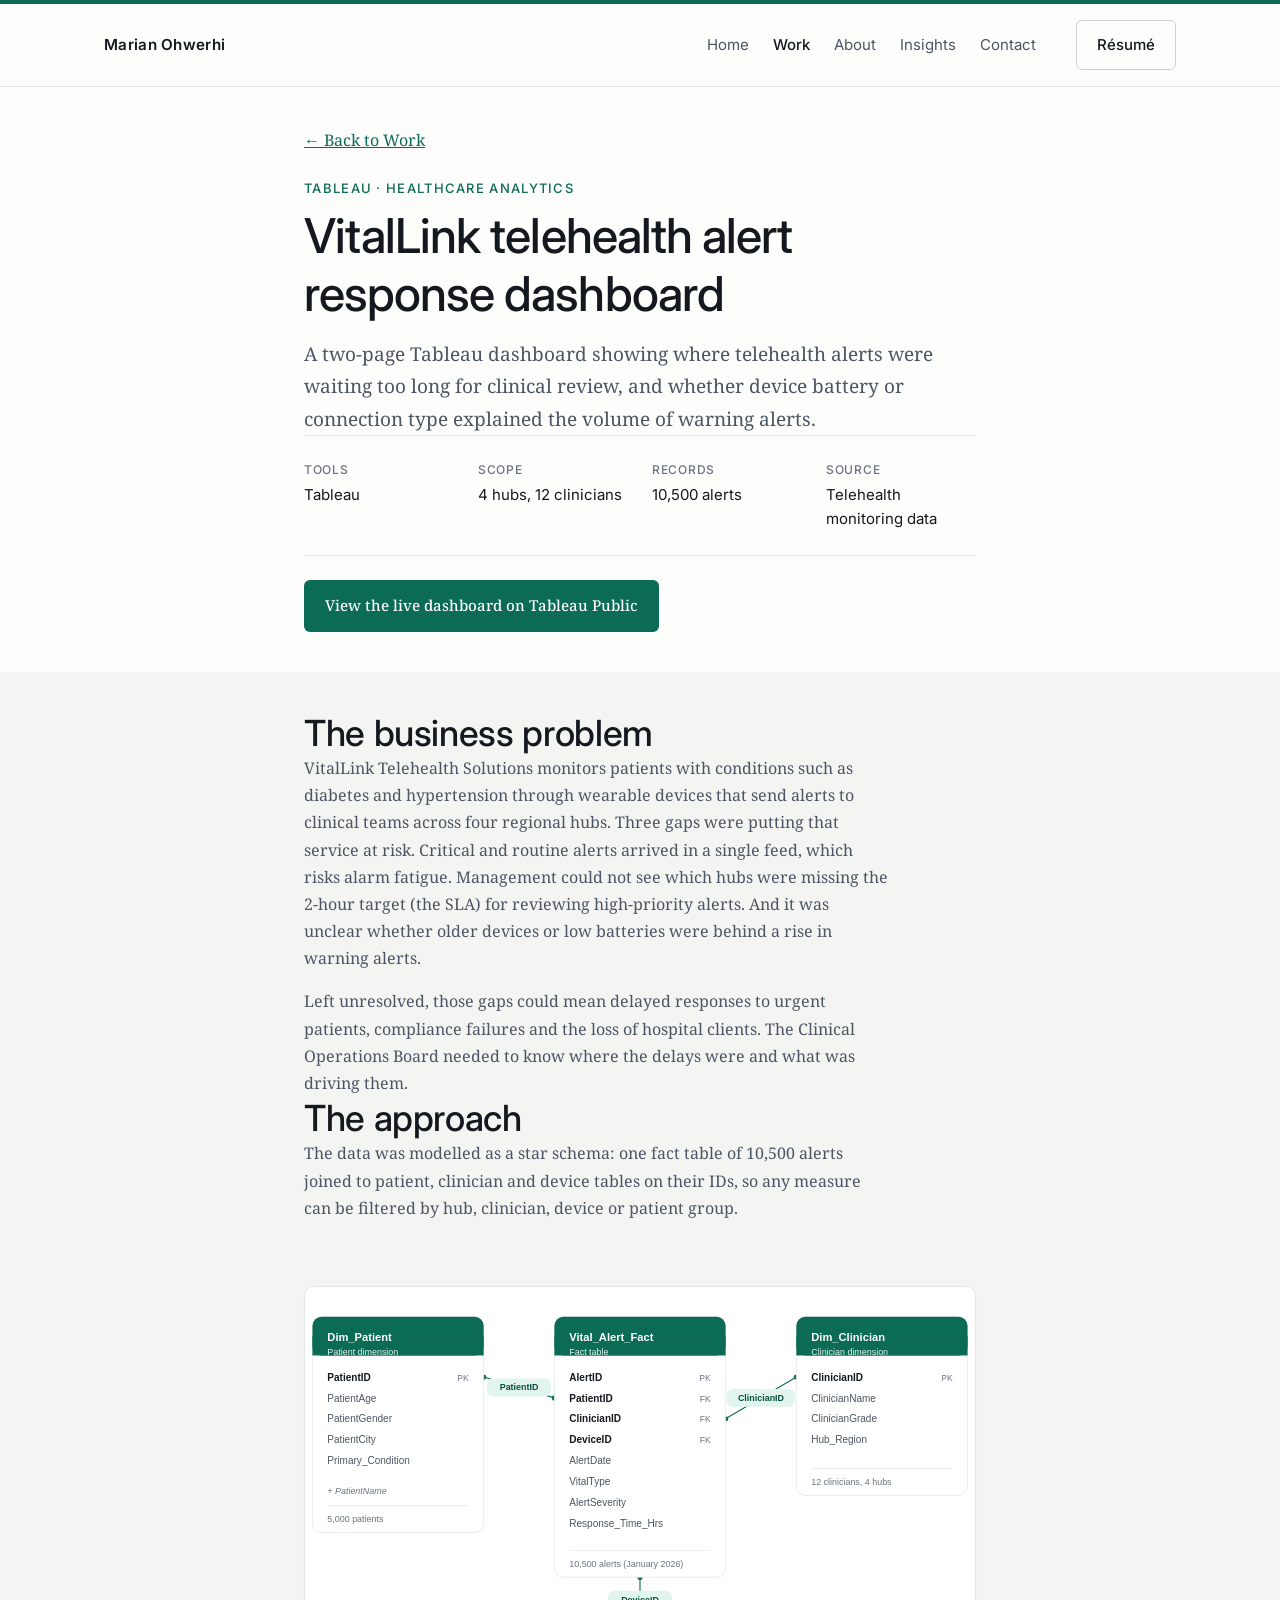
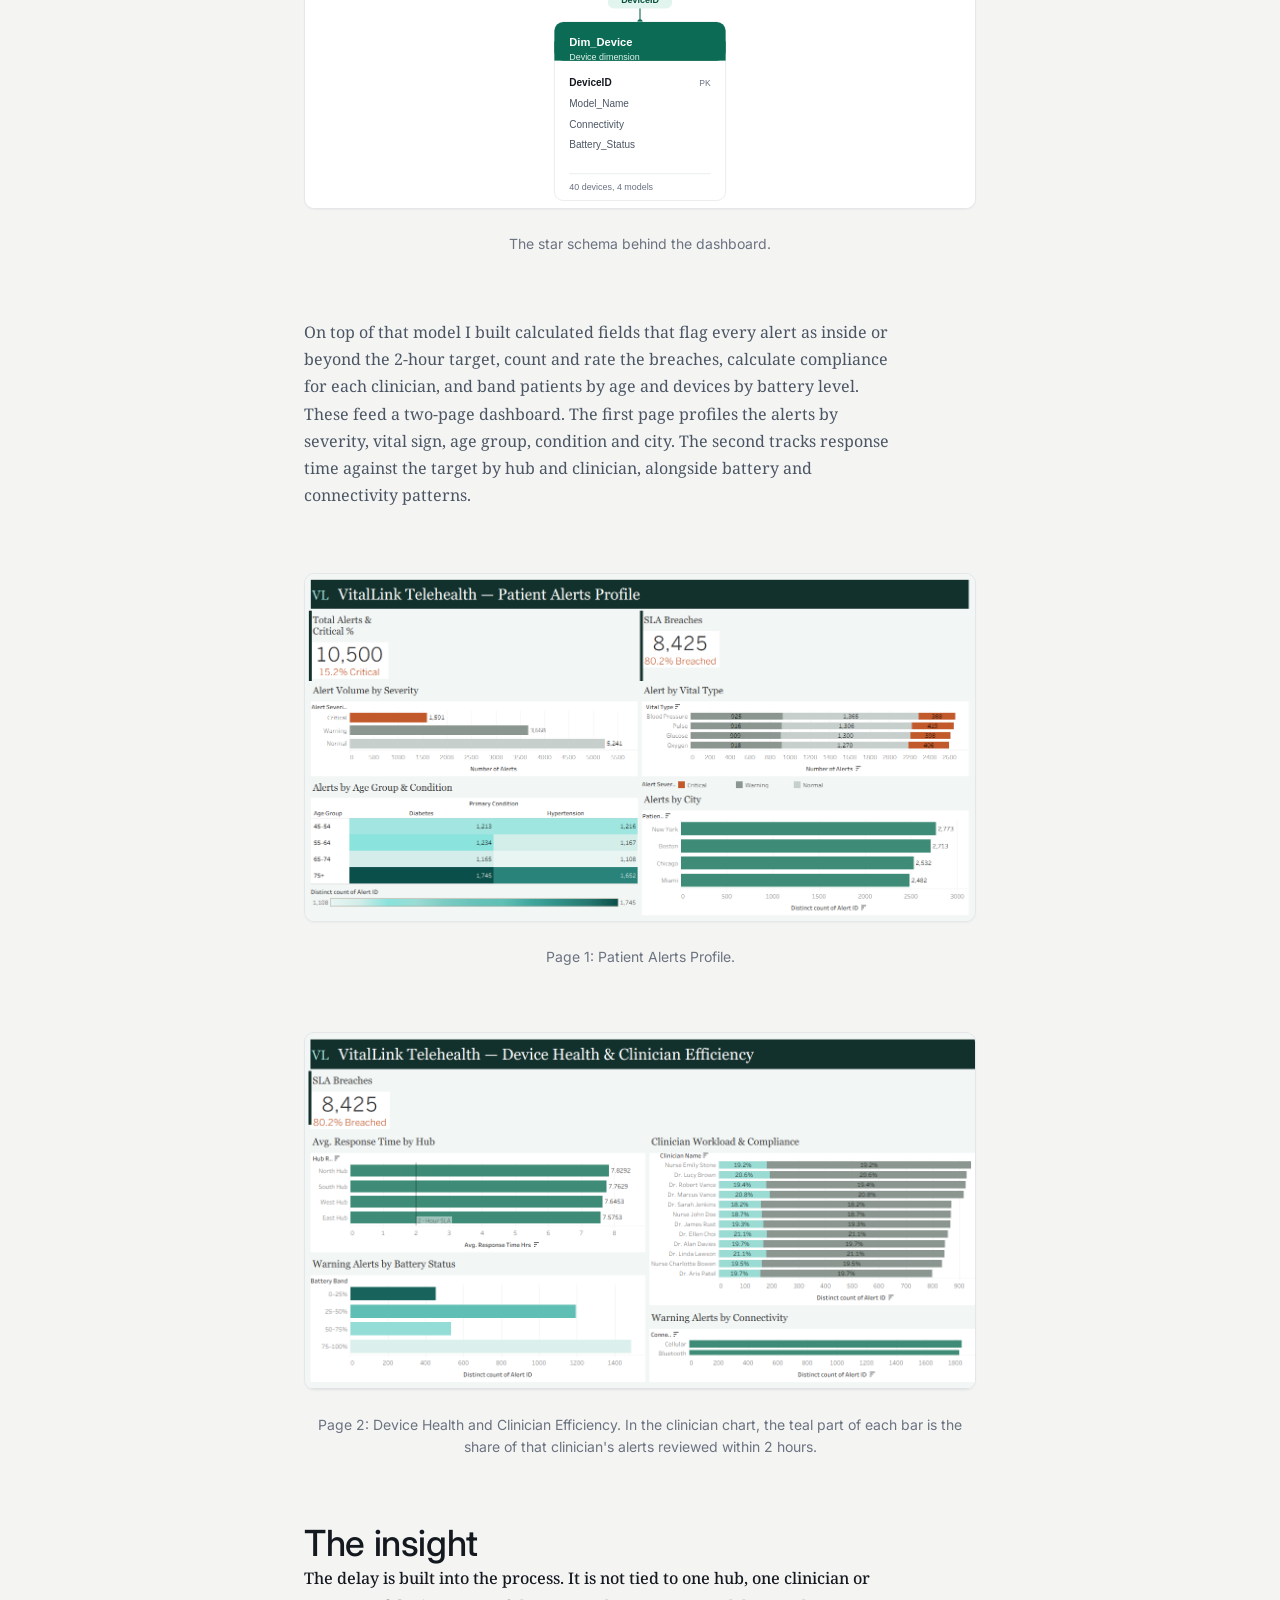
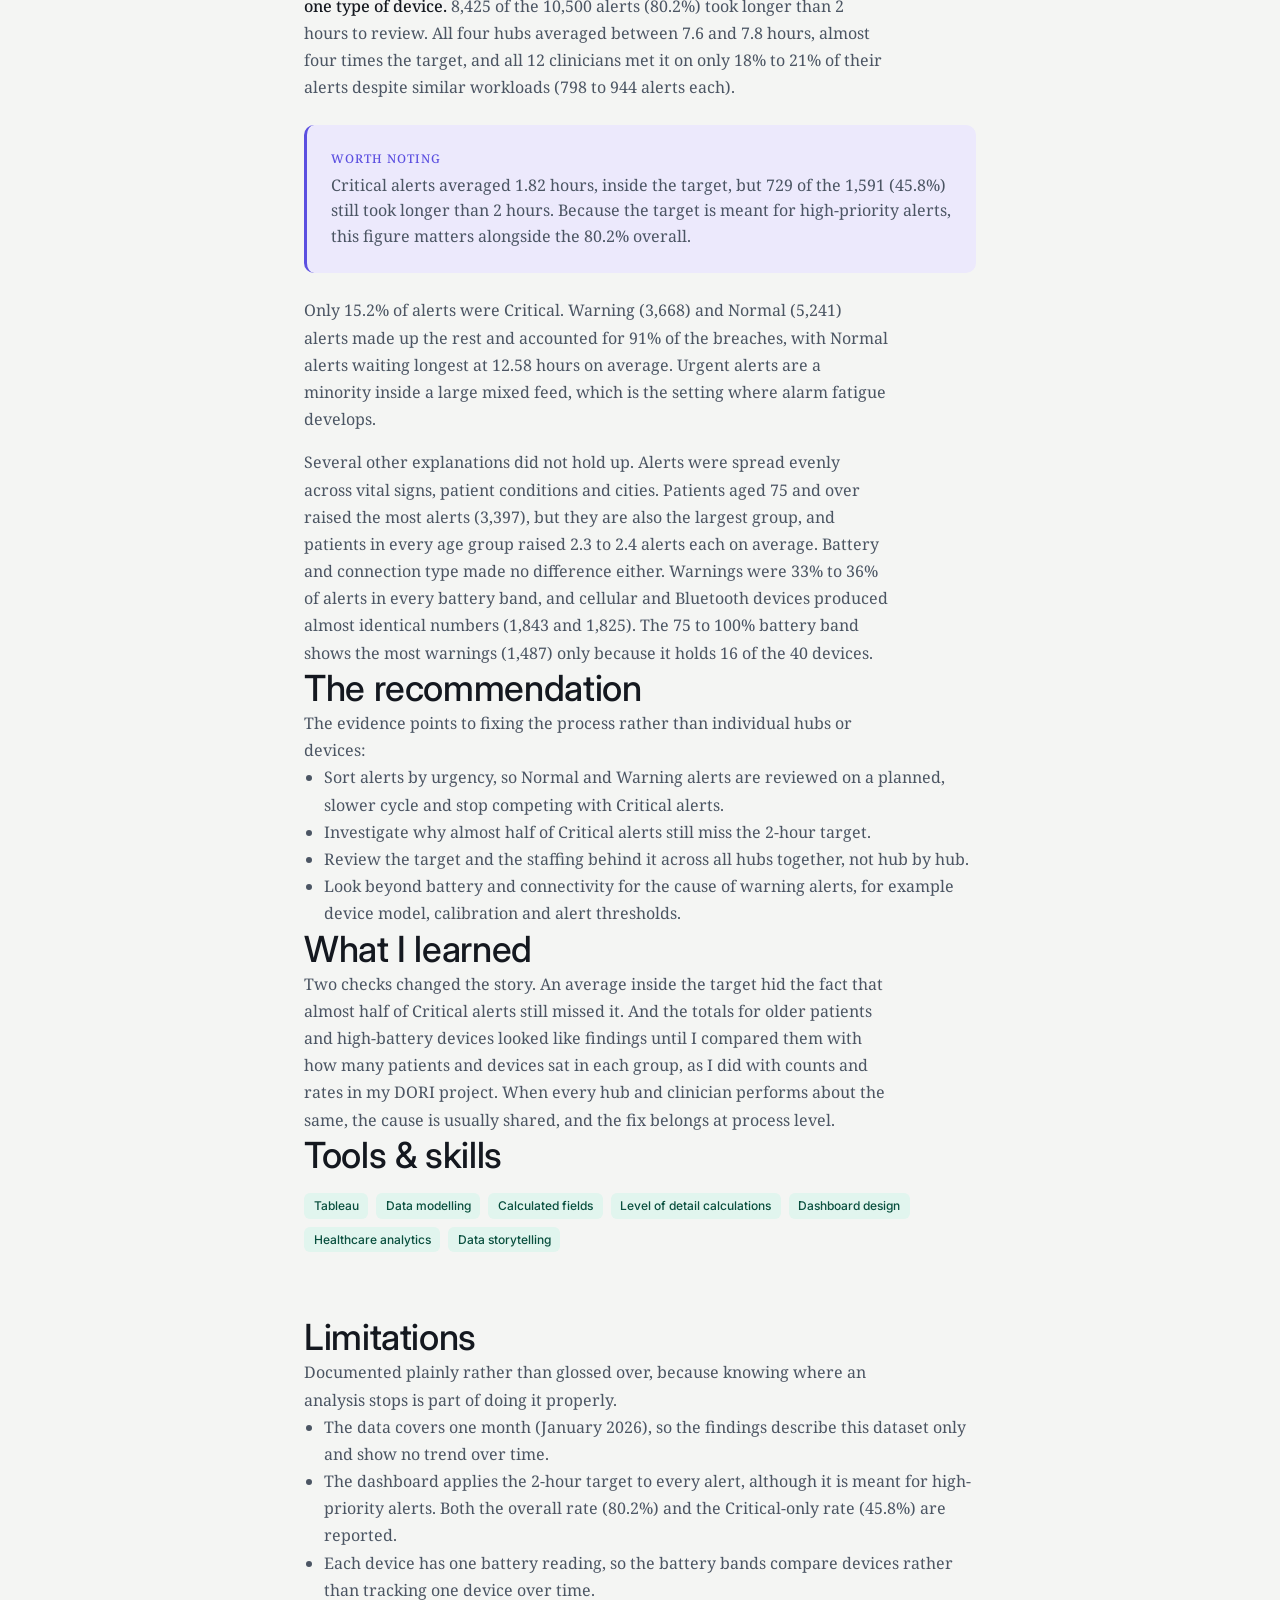
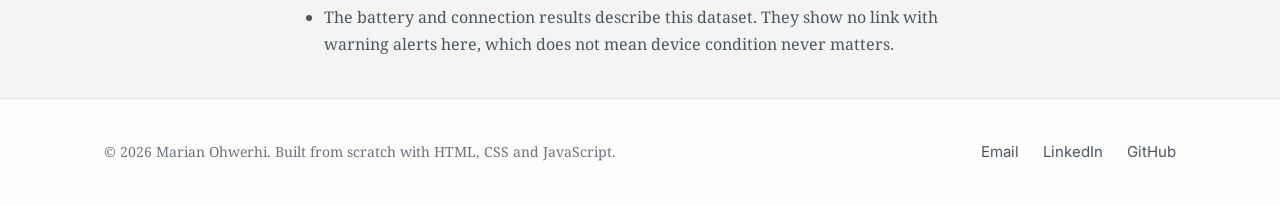
<file: case-studies/vitallink-telehealth-sla-monitoring.html>
<!DOCTYPE html>
<html lang="en-GB">
<head>
  <meta charset="UTF-8" />
  <meta name="viewport" content="width=device-width, initial-scale=1.0" />

  <title>VitalLink Telehealth Alert Response Dashboard | Marian Ohwerhi</title>
  <meta name="description" content="A two-page Tableau dashboard on 10,500 telehealth alerts, showing where clinicians were slow to respond and whether device battery or connection type explained warning alerts." />
  <meta name="author" content="Marian Ohwerhi" />
  <link rel="canonical" href="https://marianohwerhi.github.io/portfolio-website/case-studies/vitallink-telehealth-sla-monitoring.html" />

  <meta property="og:type" content="article" />
  <meta property="og:title" content="VitalLink Telehealth Alert Response Dashboard" />
  <meta property="og:description" content="A two-page Tableau dashboard showing where telehealth alerts waited too long for clinical review." />
  <meta property="og:url" content="https://marianohwerhi.github.io/portfolio-website/case-studies/vitallink-telehealth-sla-monitoring.html" />
  <meta property="og:image" content="https://marianohwerhi.github.io/portfolio-website/assets/images/social-preview.png" />
  <meta name="twitter:card" content="summary_large_image" />

  <link rel="icon" type="image/svg+xml" href="../assets/images/favicon.svg" />
  <link rel="icon" type="image/png" sizes="32x32" href="../assets/images/favicon-32.png" />
  <link rel="icon" type="image/png" sizes="16x16" href="../assets/images/favicon-16.png" />
  <link rel="apple-touch-icon" href="../assets/images/apple-touch-icon.png" />

  <link rel="preconnect" href="https://fonts.googleapis.com" />
  <link rel="preconnect" href="https://fonts.gstatic.com" crossorigin />
  <link href="https://fonts.googleapis.com/css2?family=Inter:wght@400;500;600&display=swap" rel="stylesheet" />

  <link rel="stylesheet" href="../assets/css/variables.css" />
  <link rel="stylesheet" href="../assets/css/base.css" />
  <link rel="stylesheet" href="../assets/css/layout.css" />
  <link rel="stylesheet" href="../assets/css/components.css" />

  <script type="application/ld+json">
    {
      "@context": "https://schema.org",
      "@type": "CreativeWork",
      "name": "VitalLink Telehealth Alert Response Dashboard",
      "creator": { "@type": "Person", "name": "Marian Ohwerhi" },
      "about": "Tableau dashboard analysing 10,500 telehealth monitoring alerts, clinician response times and device health",
      "url": "https://marianohwerhi.github.io/portfolio-website/case-studies/vitallink-telehealth-sla-monitoring.html"
    }
  </script>
</head>
<body>
  <div class="site-topbar" aria-hidden="true"></div>

  <a class="skip-link" href="#main-content">Skip to main content</a>

  <header class="site-header">
    <div class="container nav">
      <a class="nav__logo" href="../index.html">Marian Ohwerhi</a>
      <div class="nav__links" id="nav-links">
        <ul class="nav__list">
          <li><a class="nav__link" href="../index.html">Home</a></li>
          <li><a class="nav__link" href="../work.html" aria-current="page">Work</a></li>
          <li><a class="nav__link" href="../about.html">About</a></li>
          <li><a class="nav__link" href="../insights.html">Insights</a></li>
          <li><a class="nav__link" href="../contact.html">Contact</a></li>
        </ul>
        <a class="btn btn--secondary nav__resume" href="../assets/documents/resume.pdf">Résumé</a>
      </div>
      <button class="nav__toggle" id="nav-toggle" type="button" aria-controls="nav-links" aria-expanded="false" aria-label="Open menu">
        <span class="nav__toggle-icon"></span>
      </button>
    </div>
  </header>

  <main id="main-content">
    <article class="section section--tight">
      <div class="container container--narrow">
        <p><a class="prose" href="../work.html" style="color: var(--color-teal); text-decoration: underline;">← Back to Work</a></p>
        <span class="section__eyebrow" style="margin-top: var(--space-md);">Tableau · Healthcare analytics</span>
        <h1>VitalLink telehealth alert response dashboard</h1>
        <p class="prose" style="font-size: var(--font-size-body-lg); margin-top: var(--space-sm);">
          A two-page Tableau dashboard showing where telehealth alerts were waiting too long for
          clinical review, and whether device battery or connection type explained the volume of
          warning alerts.
        </p>

        <dl class="meta-list">
          <div><dt>Tools</dt><dd>Tableau</dd></div>
          <div><dt>Scope</dt><dd>4 hubs, 12 clinicians</dd></div>
          <div><dt>Records</dt><dd>10,500 alerts</dd></div>
          <div><dt>Source</dt><dd>Telehealth monitoring data</dd></div>
        </dl>

        <p style="margin-top: var(--space-md);">
          <a class="btn btn--primary" href="https://public.tableau.com/app/profile/marian.ohwerhi/viz/VitalLinkTelehealthAlertResponseDashboard/DeviceHealthClinicianEfficiency" target="_blank" rel="noopener">View the live dashboard on Tableau Public</a>
        </p>
      </div>
    </article>

    <article class="section section--alt section--tight">
      <div class="container container--narrow prose">
        <h2>The business problem</h2>
        <p>
          VitalLink Telehealth Solutions monitors patients with conditions such as diabetes and
          hypertension through wearable devices that send alerts to clinical teams across four
          regional hubs. Three gaps were putting that service at risk. Critical and routine
          alerts arrived in a single feed, which risks alarm fatigue. Management could not see
          which hubs were missing the 2-hour target (the SLA) for reviewing high-priority
          alerts. And it was unclear whether older devices or low batteries were behind a rise
          in warning alerts.
        </p>
        <p>
          Left unresolved, those gaps could mean delayed responses to urgent patients,
          compliance failures and the loss of hospital clients. The Clinical Operations Board
          needed to know where the delays were and what was driving them.
        </p>

        <h2>The approach</h2>
        <p>
          The data was modelled as a star schema: one fact table of 10,500 alerts joined to
          patient, clinician and device tables on their IDs, so any measure can be filtered by
          hub, clinician, device or patient group.
        </p>
        <figure>
          <img class="card__image" style="aspect-ratio: 900 / 700;" src="../assets/images/projects/vitallink-star-schema.svg" alt="Star schema showing the Vital_Alert_Fact table joined to Dim_Patient on PatientID, Dim_Clinician on ClinicianID and Dim_Device on DeviceID" loading="lazy" width="900" height="700" />
          <figcaption>The star schema behind the dashboard.</figcaption>
        </figure>
        <p>
          On top of that model I built calculated fields that flag every alert as inside or
          beyond the 2-hour target, count and rate the breaches, calculate compliance for each
          clinician, and band patients by age and devices by battery level. These feed a
          two-page dashboard. The first page profiles the alerts by severity, vital sign, age
          group, condition and city. The second tracks response time against the target by hub
          and clinician, alongside battery and connectivity patterns.
        </p>
        <figure>
          <img class="card__image" style="aspect-ratio: 1390 / 721;" src="../assets/images/projects/vitallink-dashboard-page1.png" alt="Tableau dashboard page 1, Patient Alerts Profile, showing total alerts, SLA breaches, alert volume by severity, alerts by vital type, alerts by age group and condition, and alerts by city" loading="lazy" width="1390" height="721" />
          <figcaption>Page 1: Patient Alerts Profile.</figcaption>
        </figure>
        <figure>
          <img class="card__image" style="aspect-ratio: 1358 / 722;" src="../assets/images/projects/vitallink-dashboard-page2.png" alt="Tableau dashboard page 2, Device Health and Clinician Efficiency, showing SLA breaches, average response time by hub against the 2-hour target, clinician workload and compliance, and warning alerts by battery status and connectivity" loading="lazy" width="1358" height="722" />
          <figcaption>Page 2: Device Health and Clinician Efficiency. In the clinician chart, the teal part of each bar is the share of that clinician's alerts reviewed within 2 hours.</figcaption>
        </figure>

        <h2>The insight</h2>
        <p>
          <strong>The delay is built into the process. It is not tied to one hub, one clinician
          or one type of device.</strong> 8,425 of the 10,500 alerts (80.2%) took longer than 2
          hours to review. All four hubs averaged between 7.6 and 7.8 hours, almost four times
          the target, and all 12 clinicians met it on only 18% to 21% of their alerts despite
          similar workloads (798 to 944 alerts each).
        </p>
        <div class="callout">
          <span class="callout__label">Worth noting</span>
          Critical alerts averaged 1.82 hours, inside the target, but 729 of the 1,591 (45.8%)
          still took longer than 2 hours. Because the target is meant for high-priority alerts,
          this figure matters alongside the 80.2% overall.
        </div>
        <p>
          Only 15.2% of alerts were Critical. Warning (3,668) and Normal (5,241) alerts made up
          the rest and accounted for 91% of the breaches, with Normal alerts waiting longest at
          12.58 hours on average. Urgent alerts are a minority inside a large mixed feed, which
          is the setting where alarm fatigue develops.
        </p>
        <p>
          Several other explanations did not hold up. Alerts were spread evenly across vital
          signs, patient conditions and cities. Patients aged 75 and over raised the most alerts
          (3,397), but they are also the largest group, and patients in every age group raised
          2.3 to 2.4 alerts each on average. Battery and connection type made no difference
          either. Warnings were 33% to 36% of alerts in every battery band, and cellular and
          Bluetooth devices produced almost identical numbers (1,843 and 1,825). The 75 to 100%
          battery band shows the most warnings (1,487) only because it holds 16 of the 40
          devices.
        </p>

        <h2>The recommendation</h2>
        <p>The evidence points to fixing the process rather than individual hubs or devices:</p>
        <ul style="padding-left: 1.25rem; list-style: disc; color: var(--color-slate);">
          <li>Sort alerts by urgency, so Normal and Warning alerts are reviewed on a planned, slower cycle and stop competing with Critical alerts.</li>
          <li>Investigate why almost half of Critical alerts still miss the 2-hour target.</li>
          <li>Review the target and the staffing behind it across all hubs together, not hub by hub.</li>
          <li>Look beyond battery and connectivity for the cause of warning alerts, for example device model, calibration and alert thresholds.</li>
        </ul>

        <h2>What I learned</h2>
        <p>
          Two checks changed the story. An average inside the target hid the fact that almost
          half of Critical alerts still missed it. And the totals for older patients and
          high-battery devices looked like findings until I compared them with how many patients
          and devices sat in each group, as I did with counts and rates in my DORI project.
          When every hub and clinician performs about the same, the cause is usually shared, and
          the fix belongs at process level.
        </p>

        <h2>Tools &amp; skills</h2>
        <div style="display: flex; flex-wrap: wrap; gap: var(--space-2xs); margin-top: var(--space-sm);">
          <span class="badge">Tableau</span>
          <span class="badge">Data modelling</span>
          <span class="badge">Calculated fields</span>
          <span class="badge">Level of detail calculations</span>
          <span class="badge">Dashboard design</span>
          <span class="badge">Healthcare analytics</span>
          <span class="badge">Data storytelling</span>
        </div>

        <h2 style="margin-top: var(--space-xl);">Limitations</h2>
        <p>Documented plainly rather than glossed over, because knowing where an analysis stops is part of doing it properly.</p>
        <ul style="padding-left: 1.25rem; list-style: disc; color: var(--color-slate);">
          <li>The data covers one month (January 2026), so the findings describe this dataset only and show no trend over time.</li>
          <li>The dashboard applies the 2-hour target to every alert, although it is meant for high-priority alerts. Both the overall rate (80.2%) and the Critical-only rate (45.8%) are reported.</li>
          <li>Each device has one battery reading, so the battery bands compare devices rather than tracking one device over time.</li>
          <li>The battery and connection results describe this dataset. They show no link with warning alerts here, which does not mean device condition never matters.</li>
        </ul>
      </div>
    </article>
  </main>

  <footer class="site-footer">
    <div class="container footer__inner">
      <p class="footer__copyright">© <span id="current-year">2026</span> Marian Ohwerhi. Built from scratch with HTML, CSS and JavaScript.</p>
      <ul class="footer__links">
        <li><a class="nav__link" href="mailto:oriskevwe02@gmail.com">Email</a></li>
        <li><a class="nav__link" href="https://www.linkedin.com/in/marian-ohwerhi/">LinkedIn</a></li>
        <li><a class="nav__link" href="https://github.com/marianohwerhi">GitHub</a></li>
      </ul>
    </div>
  </footer>

  <script src="../assets/js/main.js" defer></script>
</body>
</html>
</file>
<file: assets/css/variables.css>
/* ==========================================================================
   DESIGN TOKENS
   Every colour, spacing value, font size, and timing used on the site is
   defined once here as a CSS custom property. Nothing elsewhere in the
   CSS should use a raw hex code or a magic pixel value — it should
   reference one of these variables instead. This is what keeps the whole
   site visually consistent and makes future changes a one-line edit.
   ========================================================================== */

/* Fonts: loaded here so every page picks them up without editing each page's <head>.
   Inter is the interface and heading face; Noto Serif is the reading face for paragraphs. */
@import url("https://fonts.googleapis.com/css2?family=Inter:wght@400;500;600&family=Noto+Serif:wght@400;500;600&display=swap");

:root {

  /* --- Colour palette -----------------------------------------------------
     Five colours, deliberately. Canvas and ink do almost all the work;
     teal is the single accent; violet is reserved for one purpose only
     (flagging the standout finding inside a case study). See README.md
     for the full rationale. */
  --color-canvas: #fdfdfc;          /* page background, a hair off pure white */
  --color-canvas-alt: #f4f5f3;      /* subtle section background for contrast */
  --color-ink: #14181f;             /* primary text, headlines */
  --color-slate: #4b5563;           /* secondary / body text (AA on white) */
  --color-slate-muted: #6b7280;     /* tertiary text — captions, labels */
  --color-border: #e4e6ea;          /* hairline borders and dividers */
  --color-border-strong: #cbd0d8;   /* borders that need more presence */
  --color-teal: #0c6b54;            /* primary accent — links, CTAs, badges */
  --color-teal-dark: #094f3e;       /* hover / active state for teal */
  --color-teal-tint: #e1f5ee;       /* pale teal fill for badges/backgrounds */
  --color-violet: #5b4fe0;          /* spotlight accent — used sparingly */
  --color-violet-tint: #ece9fc;     /* pale violet fill for spotlight callouts */
  --color-focus-ring: #0c6b54;      /* visible keyboard focus outline colour */

  /* --- Typography ---------------------------------------------------------
     Two typefaces. Inter handles headings, navigation, buttons and labels.
     Noto Serif is the reading face, used for paragraphs and lists (see
     base.css). Sizes use clamp() so type scales fluidly between mobile and
     desktop instead of jumping at breakpoints. */
  --font-family-base: "Inter", -apple-system, BlinkMacSystemFont, "Segoe UI",
    Roboto, Helvetica, Arial, sans-serif;
  --font-family-body: "Noto Serif", Georgia, "Times New Roman", serif;

  --font-size-eyebrow: 0.8125rem;                          /* 13px, fixed */
  --font-size-body: 1rem;                                  /* 16px, fixed */
  --font-size-body-lg: clamp(1.0625rem, 1rem + 0.3vw, 1.1875rem);
  --font-size-h3: clamp(1.25rem, 1.1rem + 0.6vw, 1.5rem);
  --font-size-h2: clamp(1.75rem, 1.5rem + 1vw, 2.25rem);
  --font-size-h1: clamp(2.25rem, 1.8rem + 2vw, 3rem);

  --line-height-tight: 1.2;
  --line-height-base: 1.6;
  --line-height-relaxed: 1.75;

  --font-weight-regular: 400;
  --font-weight-medium: 500;
  --font-weight-semibold: 600; /* used once, for the nav logo mark only */

  /* --- Spacing scale --------------------------------------------------------
     A consistent rhythm rather than arbitrary pixel values scattered
     through the CSS. */
  --space-3xs: 0.25rem;   /*  4px */
  --space-2xs: 0.5rem;    /*  8px */
  --space-xs: 0.75rem;    /* 12px */
  --space-sm: 1rem;       /* 16px */
  --space-md: 1.5rem;     /* 24px */
  --space-lg: 2.5rem;     /* 40px */
  --space-xl: 4rem;       /* 64px */
  --space-2xl: 6rem;      /* 96px */

  /* --- Layout -------------------------------------------------------------- */
  --content-max-width: 1120px;
  --content-narrow-width: 720px;
  --radius-sm: 6px;
  --radius-md: 10px;
  --radius-lg: 16px;

  /* --- Motion ---------------------------------------------------------------
     Kept short and few. Respected only when the user hasn't asked the
     system to reduce motion — see the media query in base.css. */
  --transition-fast: 150ms ease;
  --transition-base: 220ms ease;
}
</file>
<file: assets/css/base.css>
/* ==========================================================================
   BASE
   A minimal, modern CSS reset followed by base element styling. This file
   deals with "how does a plain <p> or <h1> look" — nothing page-specific
   lives here. Layout and components are handled in their own files.
   ========================================================================== */

/* --- Reset ---------------------------------------------------------------- */

*,
*::before,
*::after {
  box-sizing: border-box;
}

* {
  margin: 0;
}

html {
  -webkit-text-size-adjust: 100%;
  color-scheme: light;
}

html,
body {
  height: 100%;
}

body {
  line-height: var(--line-height-base);
  -webkit-font-smoothing: antialiased;
  text-rendering: optimizeLegibility;
}

img,
picture,
svg,
video {
  display: block;
  max-width: 100%;
  height: auto;
}

input,
button,
textarea,
select {
  font: inherit;
  color: inherit;
}

button {
  cursor: pointer;
  background: none;
  border: none;
}

a {
  color: inherit;
  text-decoration: none;
}

ul,
ol {
  list-style: none;
  padding: 0;
}

/* Respect a user's OS-level request for reduced motion. This overrides
   any transition or animation declared anywhere else in the site. */
@media (prefers-reduced-motion: reduce) {
  *,
  *::before,
  *::after {
    animation-duration: 0.01ms !important;
    animation-iteration-count: 1 !important;
    transition-duration: 0.01ms !important;
    scroll-behavior: auto !important;
  }
}

/* --- Base typography -------------------------------------------------------- */

body {
  font-family: var(--font-family-base);
  font-size: var(--font-size-body);
  font-weight: var(--font-weight-regular);
  color: var(--color-slate);
  background-color: var(--color-canvas);
}

h1,
h2,
h3,
h4 {
  color: var(--color-ink);
  font-weight: var(--font-weight-medium);
  line-height: var(--line-height-tight);
}

h1 {
  font-size: var(--font-size-h1);
  letter-spacing: -0.02em;
}

h2 {
  font-size: var(--font-size-h2);
  letter-spacing: -0.01em;
}

h3 {
  font-size: var(--font-size-h3);
}

p {
  max-width: 65ch;
}

/* Reading text uses the serif body face. Headings, navigation, buttons,
   badges and labels are not listed here, so they stay in the sans-serif
   interface face set on <body>. */
p,
.prose li,
.callout,
.notice,
.skill-group__list {
  font-family: var(--font-family-body);
}

p,
.prose li {
  line-height: 1.7;
}

p + p {
  margin-top: var(--space-sm);
}

strong {
  font-weight: var(--font-weight-medium);
  color: var(--color-ink);
}

/* --- Links ------------------------------------------------------------------ */

a {
  transition: color var(--transition-fast);
}

/* Only underline links inside long-form body copy, so navigation and card
   links can stay clean while readers can still spot inline links easily. */
.prose a {
  color: var(--color-teal);
  text-decoration: underline;
  text-underline-offset: 0.15em;
}

.prose a:hover {
  color: var(--color-teal-dark);
}

/* --- Accessibility helpers --------------------------------------------------- */

/* Visually hides content while keeping it available to screen readers. */
.visually-hidden {
  position: absolute;
  width: 1px;
  height: 1px;
  padding: 0;
  margin: -1px;
  overflow: hidden;
  clip: rect(0, 0, 0, 0);
  white-space: nowrap;
  border: 0;
}

/* The skip link is visually hidden until it receives keyboard focus, at
   which point it becomes the first visible, focusable element on the
   page — letting keyboard and screen-reader users jump straight past
   the navigation to the main content. */
.skip-link {
  position: absolute;
  top: -100%;
  left: var(--space-sm);
  z-index: 100;
  padding: var(--space-2xs) var(--space-sm);
  background: var(--color-ink);
  color: var(--color-canvas);
  border-radius: var(--radius-sm);
  transition: top var(--transition-fast);
}

.skip-link:focus {
  top: var(--space-sm);
}

/* A single, consistent focus style used on every interactive element in
   the site (see components.css for buttons/links). Visible keyboard focus
   is a WCAG 2.4.7 requirement and is never removed — only ever restyled. */
:focus-visible {
  outline: 2px solid var(--color-focus-ring);
  outline-offset: 2px;
  border-radius: var(--radius-sm);
}
</file>
<file: assets/css/layout.css>
/* ==========================================================================
   LAYOUT
   Structural, page-skeleton CSS: header, nav, footer, containers, and the
   section grids used on Home. Visual "things" like buttons and cards live
   in components.css — this file is about where things sit on the page.
   ========================================================================== */

/* --- Container ------------------------------------------------------------ */

.container {
  width: 100%;
  max-width: var(--content-max-width);
  margin-inline: auto;
  padding-inline: var(--space-md);
}

.container--narrow {
  max-width: var(--content-narrow-width);
}

/* --- Site header / navigation ---------------------------------------------- */

.site-topbar {
  height: 4px;
  background: var(--color-teal);
}

.site-header {
  position: sticky;
  top: 0;
  z-index: 50;
  background: rgba(253, 253, 252, 0.92);
  -webkit-backdrop-filter: blur(8px);
  backdrop-filter: blur(8px);
  border-bottom: 1px solid var(--color-border);
}

.nav {
  display: flex;
  align-items: center;
  justify-content: space-between;
  padding-block: var(--space-sm);
}

.nav__logo {
  font-size: 0.95rem;
  font-weight: var(--font-weight-semibold);
  letter-spacing: 0.02em;
  color: var(--color-ink);
}

.nav__logo:hover {
  color: var(--color-teal);
}

/* The main link list. Hidden off-canvas on small screens and revealed by
   main.js toggling the [data-nav-open] attribute on the header. */
.nav__links {
  display: flex;
  align-items: center;
  gap: var(--space-lg);
}

.nav__list {
  display: flex;
  align-items: center;
  gap: var(--space-md);
}

.nav__link {
  font-size: 0.9375rem;
  color: var(--color-slate);
}

.nav__link:hover {
  color: var(--color-ink);
}

/* Marks the link matching the current page — set with aria-current="page"
   in the HTML of each page, styled here. */
.nav__link[aria-current="page"] {
  color: var(--color-ink);
  font-weight: var(--font-weight-medium);
}

.nav__toggle {
  display: none;
  padding: var(--space-2xs);
}

.nav__toggle-icon,
.nav__toggle-icon::before,
.nav__toggle-icon::after {
  display: block;
  width: 22px;
  height: 2px;
  background: var(--color-ink);
  transition: transform var(--transition-base), opacity var(--transition-base);
}

.nav__toggle-icon::before,
.nav__toggle-icon::after {
  content: "";
  position: relative;
}

.nav__toggle-icon::before {
  top: 6px;
}

.nav__toggle-icon::after {
  top: 2px;
}

/* --- Mobile navigation ------------------------------------------------------
   Below 720px the link list becomes a full-width dropdown panel, toggled
   by the hamburger button. Controlled via the [data-nav-open] attribute
   that main.js sets on <body> — see assets/js/main.js. */
@media (max-width: 719px) {
  .nav__toggle {
    display: block;
  }

  .nav__links {
    position: absolute;
    top: 100%;
    left: 0;
    right: 0;
    flex-direction: column;
    align-items: stretch;
    gap: 0;
    background: var(--color-canvas);
    border-bottom: 1px solid var(--color-border);
    padding: var(--space-sm) var(--space-md) var(--space-md);
    transform: translateY(-8px);
    opacity: 0;
    visibility: hidden;
    pointer-events: none;
    transition: transform var(--transition-base), opacity var(--transition-base);
  }

  body[data-nav-open="true"] .nav__links {
    transform: translateY(0);
    opacity: 1;
    visibility: visible;
    pointer-events: auto;
  }

  .nav__list {
    flex-direction: column;
    align-items: stretch;
    gap: 0;
  }

  .nav__list li {
    border-top: 1px solid var(--color-border);
  }

  .nav__link {
    display: block;
    padding: var(--space-sm) 0;
  }

  .nav__resume {
    margin-top: var(--space-sm);
    align-self: flex-start;
  }

  body[data-nav-open="true"] .nav__toggle-icon {
    background: transparent;
  }

  body[data-nav-open="true"] .nav__toggle-icon::before {
    top: 0;
    transform: rotate(45deg);
  }

  body[data-nav-open="true"] .nav__toggle-icon::after {
    top: -2px;
    transform: rotate(-45deg);
  }
}

/* --- Page sections ----------------------------------------------------------- */

.section {
  padding-block: var(--space-xl);
}

.section--alt {
  background: var(--color-canvas-alt);
}

.section--tight {
  padding-block: var(--space-lg);
}

.section__eyebrow {
  display: block;
  font-size: var(--font-size-eyebrow);
  font-weight: var(--font-weight-medium);
  letter-spacing: 0.1em;
  text-transform: uppercase;
  color: var(--color-teal);
  margin-bottom: var(--space-2xs);
}

.section__heading {
  margin-bottom: var(--space-lg);
}

/* --- Hero -------------------------------------------------------------------- */

.hero {
  padding-block: var(--space-2xl) var(--space-xl);
  text-align: center;
}

.hero__eyebrow {
  display: block;
  font-size: var(--font-size-eyebrow);
  font-weight: var(--font-weight-medium);
  letter-spacing: 0.1em;
  text-transform: uppercase;
  color: var(--color-teal);
  margin-bottom: var(--space-sm);
}

.hero__title {
  max-width: 700px;
  margin-inline: auto;
  margin-bottom: var(--space-md);
}

.hero__subtitle {
  max-width: 480px;
  margin-inline: auto;
  font-size: var(--font-size-body-lg);
  margin-bottom: var(--space-lg);
}

.hero__actions {
  display: flex;
  justify-content: center;
  gap: var(--space-sm);
  flex-wrap: wrap;
}

/* --- Results strip ------------------------------------------------------------ */

.stats {
  display: grid;
  grid-template-columns: repeat(3, 1fr);
  gap: var(--space-md);
  padding-block: var(--space-lg);
  border-top: 1px solid var(--color-border);
  border-bottom: 1px solid var(--color-border);
}

.stat {
  text-align: center;
}

.stat__value {
  display: block;
  font-size: var(--font-size-h2);
  font-weight: var(--font-weight-medium);
  color: var(--color-ink);
}

.stat__label {
  display: block;
  font-size: 0.875rem;
  color: var(--color-slate-muted);
  margin-top: var(--space-3xs);
}

@media (max-width: 599px) {
  .stats {
    grid-template-columns: 1fr;
    gap: var(--space-sm);
  }
}

/* --- Card grids ---------------------------------------------------------------- */

.card-grid {
  display: grid;
  grid-template-columns: repeat(auto-fit, minmax(280px, 1fr));
  gap: var(--space-lg);
}

/* --- Footer ---------------------------------------------------------------------- */

.site-footer {
  border-top: 1px solid var(--color-border);
  padding-block: var(--space-lg);
}

.footer__inner {
  display: flex;
  flex-wrap: wrap;
  align-items: center;
  justify-content: space-between;
  gap: var(--space-sm);
}

.footer__links {
  display: flex;
  gap: var(--space-md);
}

.footer__copyright {
  font-size: 0.875rem;
  color: var(--color-slate-muted);
}
</file>
<file: assets/css/components.css>
/* ==========================================================================
   COMPONENTS
   Small, reusable visual "things" — buttons, badges, cards — that get
   assembled into the page layouts. Each one is written to work on its
   own, independent of which page it's dropped into.
   ========================================================================== */

/* --- Buttons ---------------------------------------------------------------- */

.btn {
  display: inline-flex;
  align-items: center;
  justify-content: center;
  gap: var(--space-2xs);
  padding: 0.75rem 1.25rem;
  font-size: 0.9375rem;
  font-weight: var(--font-weight-medium);
  border-radius: var(--radius-sm);
  border: 1px solid transparent;
  transition: background-color var(--transition-fast), border-color var(--transition-fast),
    color var(--transition-fast), transform var(--transition-fast);
}

.btn:active {
  transform: scale(0.98);
}

.btn--primary {
  background: var(--color-teal);
  color: var(--color-canvas);
}

.btn--primary:hover {
  background: var(--color-teal-dark);
}

.btn--secondary {
  background: transparent;
  border-color: var(--color-border-strong);
  color: var(--color-ink);
}

.btn--secondary:hover {
  border-color: var(--color-ink);
}

/* --- Badges ------------------------------------------------------------------ */

.badge {
  display: inline-block;
  padding: 0.2rem 0.6rem;
  font-size: 0.75rem;
  font-weight: var(--font-weight-medium);
  border-radius: var(--radius-sm);
  background: var(--color-teal-tint);
  color: var(--color-teal-dark);
}

.badge--spotlight {
  background: var(--color-violet-tint);
  color: var(--color-violet);
}

/* --- Cards -------------------------------------------------------------------- */

.card {
  display: block;
  height: 100%;
  padding: var(--space-md);
  border: 1px solid var(--color-border);
  border-radius: var(--radius-lg);
  background: var(--color-canvas);
  transition: border-color var(--transition-base), transform var(--transition-base);
}

a.card:hover,
a.card:focus-visible {
  border-color: var(--color-border-strong);
  transform: translateY(-2px);
}

.card__header {
  display: flex;
  align-items: flex-start;
  justify-content: space-between;
  gap: var(--space-sm);
  margin-bottom: var(--space-xs);
}

.card__title {
  font-size: var(--font-size-h3);
}

/* Card thumbnail images — a fixed aspect ratio with object-fit means every
   card reads as the same shape regardless of the source screenshot's
   native dimensions, so a row of cards never looks uneven or cramped. */
.card__image {
  width: 100%;
  aspect-ratio: 16 / 10;
  object-fit: cover;
  object-position: top;
  border-radius: var(--radius-md);
  border: 1px solid var(--color-border);
  margin-bottom: var(--space-md);
}

.card__description {
  color: var(--color-slate);
  margin-bottom: var(--space-sm);
}

.card__cta {
  font-size: 0.9375rem;
  font-weight: var(--font-weight-medium);
  color: var(--color-teal);
}

a.card:hover .card__cta {
  color: var(--color-teal-dark);
}

/* --- Section intro block (used above card grids) ------------------------------- */

.section-intro {
  display: flex;
  align-items: flex-end;
  justify-content: space-between;
  gap: var(--space-md);
  flex-wrap: wrap;
}

/* --- Callout box ------------------------------------------------------------
   Used once per case study to flag the single standout finding — this is
   the one place the violet "spotlight" accent appears, by design. */

.callout {
  padding: var(--space-md);
  border-radius: var(--radius-md);
  background: var(--color-violet-tint);
  border-left: 3px solid var(--color-violet);
  margin-block: var(--space-md);
}

.callout__label {
  display: block;
  font-size: 0.75rem;
  font-weight: var(--font-weight-medium);
  letter-spacing: 0.08em;
  text-transform: uppercase;
  color: var(--color-violet);
  margin-bottom: var(--space-3xs);
}

/* --- Case study meta list -----------------------------------------------------
   A small label/value list used at the top of each case study page (role,
   tools, timeframe) — kept in its own component so it's reusable. */

.meta-list {
  display: grid;
  grid-template-columns: repeat(auto-fit, minmax(140px, 1fr));
  gap: var(--space-md);
  padding-block: var(--space-md);
  border-top: 1px solid var(--color-border);
  border-bottom: 1px solid var(--color-border);
}

/* Wider columns for lists whose values are long (email addresses, URLs).
   Two columns at the narrow content width instead of four cramped ones. */
.meta-list--wide {
  grid-template-columns: repeat(auto-fit, minmax(240px, 1fr));
}

.meta-list dd {
  overflow-wrap: anywhere;
}

.meta-list dt {
  font-size: 0.75rem;
  font-weight: var(--font-weight-medium);
  letter-spacing: 0.06em;
  text-transform: uppercase;
  color: var(--color-slate-muted);
  margin-bottom: var(--space-3xs);
}

.meta-list dd {
  font-size: 0.9375rem;
  color: var(--color-ink);
}

/* --- Limitation / status notice ------------------------------------------------
   A quiet, honest flag for known limitations — deliberately understated,
   not styled like an error or warning. */

.notice {
  padding: var(--space-sm) var(--space-md);
  border: 1px solid var(--color-border-strong);
  border-radius: var(--radius-md);
  font-size: 0.9375rem;
  color: var(--color-slate);
  margin-block: var(--space-md);
}

.notice strong {
  color: var(--color-ink);
}

/* --- Code block --------------------------------------------------------------
   Used in the DORI case study's SQL Spotlight section. Sits on the subtle
   canvas-alt surface (same tint used for .section--alt) rather than pure
   white, so a block of code reads as a distinct "artifact" dropped into
   the prose rather than body copy. */

.code-block {
  background: var(--color-canvas-alt);
  border: 1px solid var(--color-border);
  border-radius: var(--radius-md);
  padding: var(--space-sm) var(--space-md);
  overflow-x: auto;
  margin-block: var(--space-md);
}

.code-block code {
  display: block;
  font-family: "SFMono-Regular", Consolas, "Liberation Mono", Menlo, monospace;
  font-size: 0.8125rem;
  line-height: var(--line-height-relaxed);
  color: var(--color-ink);
  white-space: pre;
}

/* --- Prose images ----------------------------------------------------------------
   Case study screenshots dropped inline in long-form content. */

.prose figure {
  margin-block: var(--space-xl);
}

.prose figure img {
  width: 100%;
  border-radius: var(--radius-md);
  border: 1px solid var(--color-border);
  box-shadow: 0 1px 2px rgba(20, 24, 31, 0.04);
}

.prose figcaption {
  font-size: 0.875rem;
  color: var(--color-slate-muted);
  margin-top: var(--space-sm);
  text-align: center;
}

/* --- Two-column layout (About page) --------------------------------------------- */

.split {
  display: grid;
  grid-template-columns: 280px 1fr;
  gap: var(--space-2xl);
  align-items: start;
}

.split img {
  width: 100%;
  border-radius: var(--radius-lg);
  box-shadow: 0 1px 2px rgba(20, 24, 31, 0.04);
}

@media (max-width: 719px) {
  .split {
    grid-template-columns: 1fr;
  }

  .split img {
    max-width: 200px;
    margin-inline: auto;
  }
}

/* --- Skill group list (About page) ------------------------------------------------ */

.skill-group + .skill-group {
  margin-top: var(--space-md);
}

.skill-group__title {
  font-size: 0.9375rem;
  font-weight: var(--font-weight-medium);
  color: var(--color-ink);
  margin-bottom: var(--space-2xs);
}

.skill-group__list {
  color: var(--color-slate);
  line-height: var(--line-height-relaxed);
}
</file>
